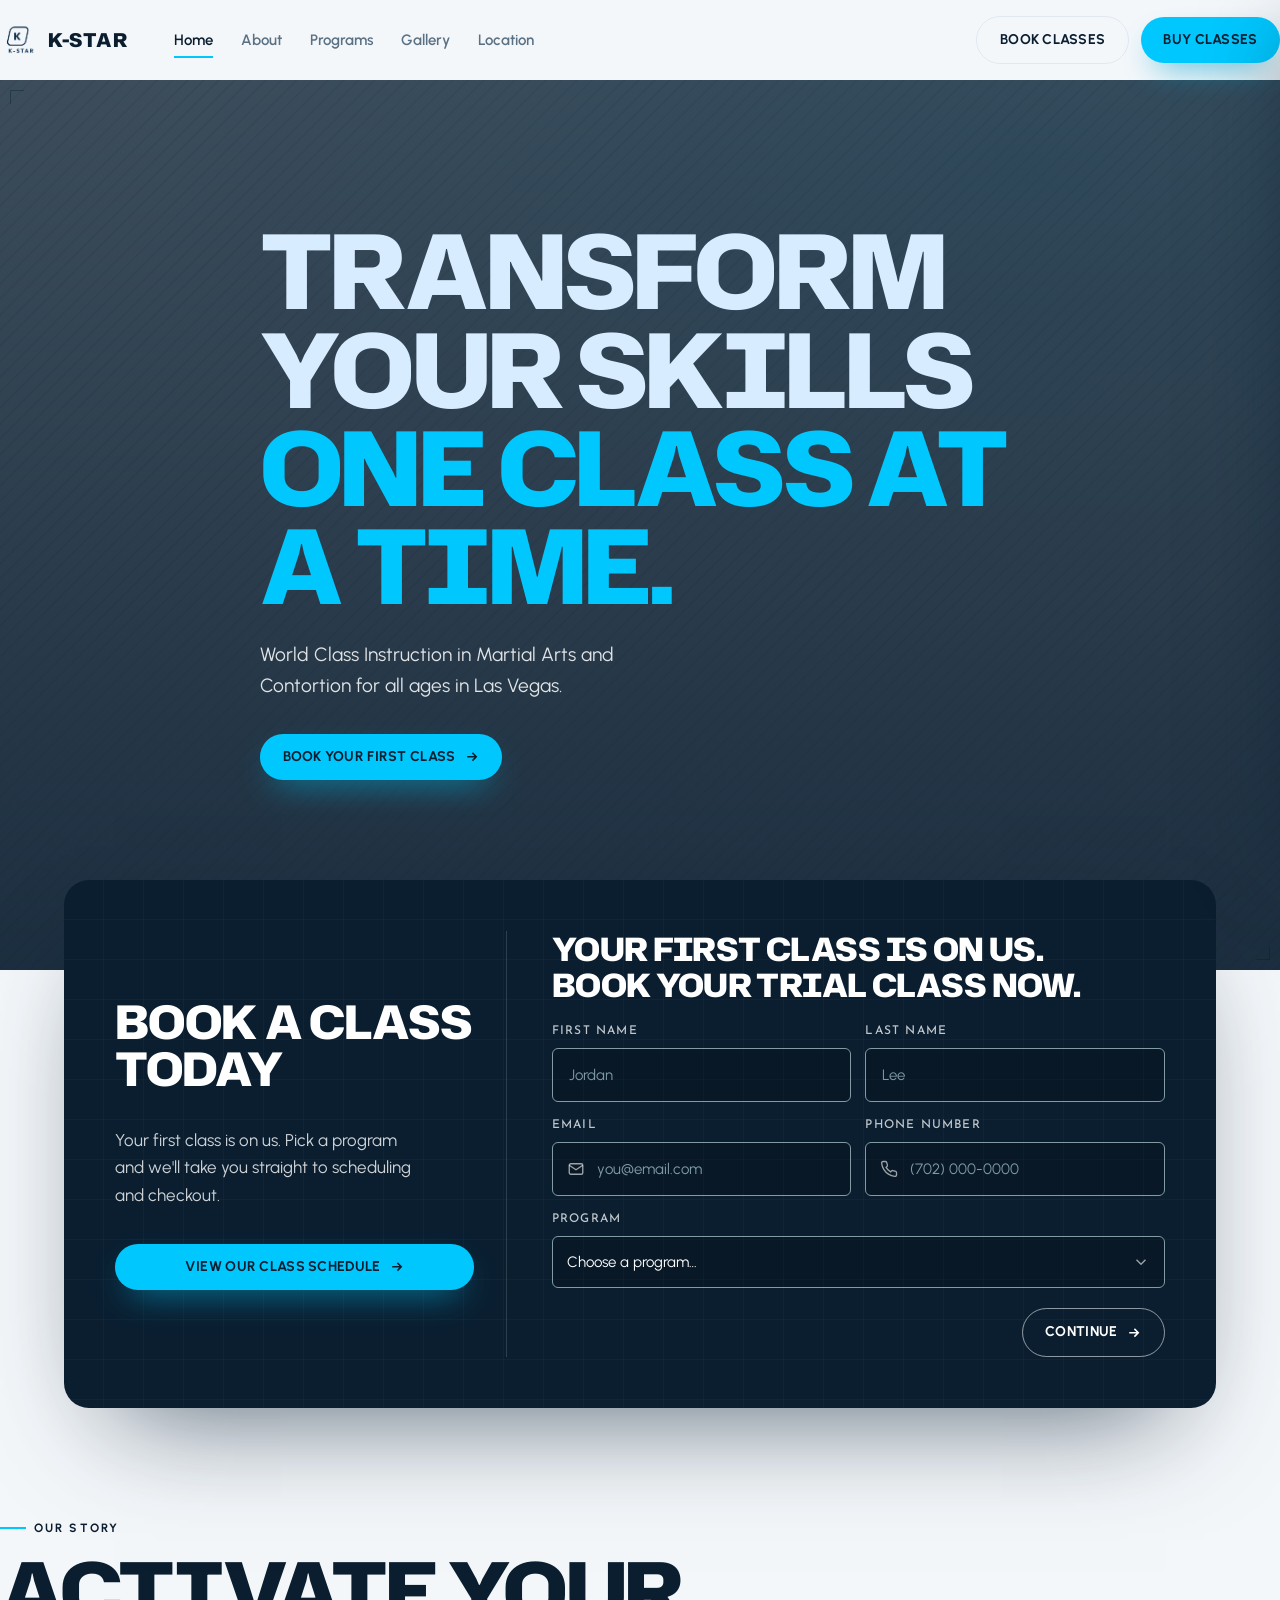
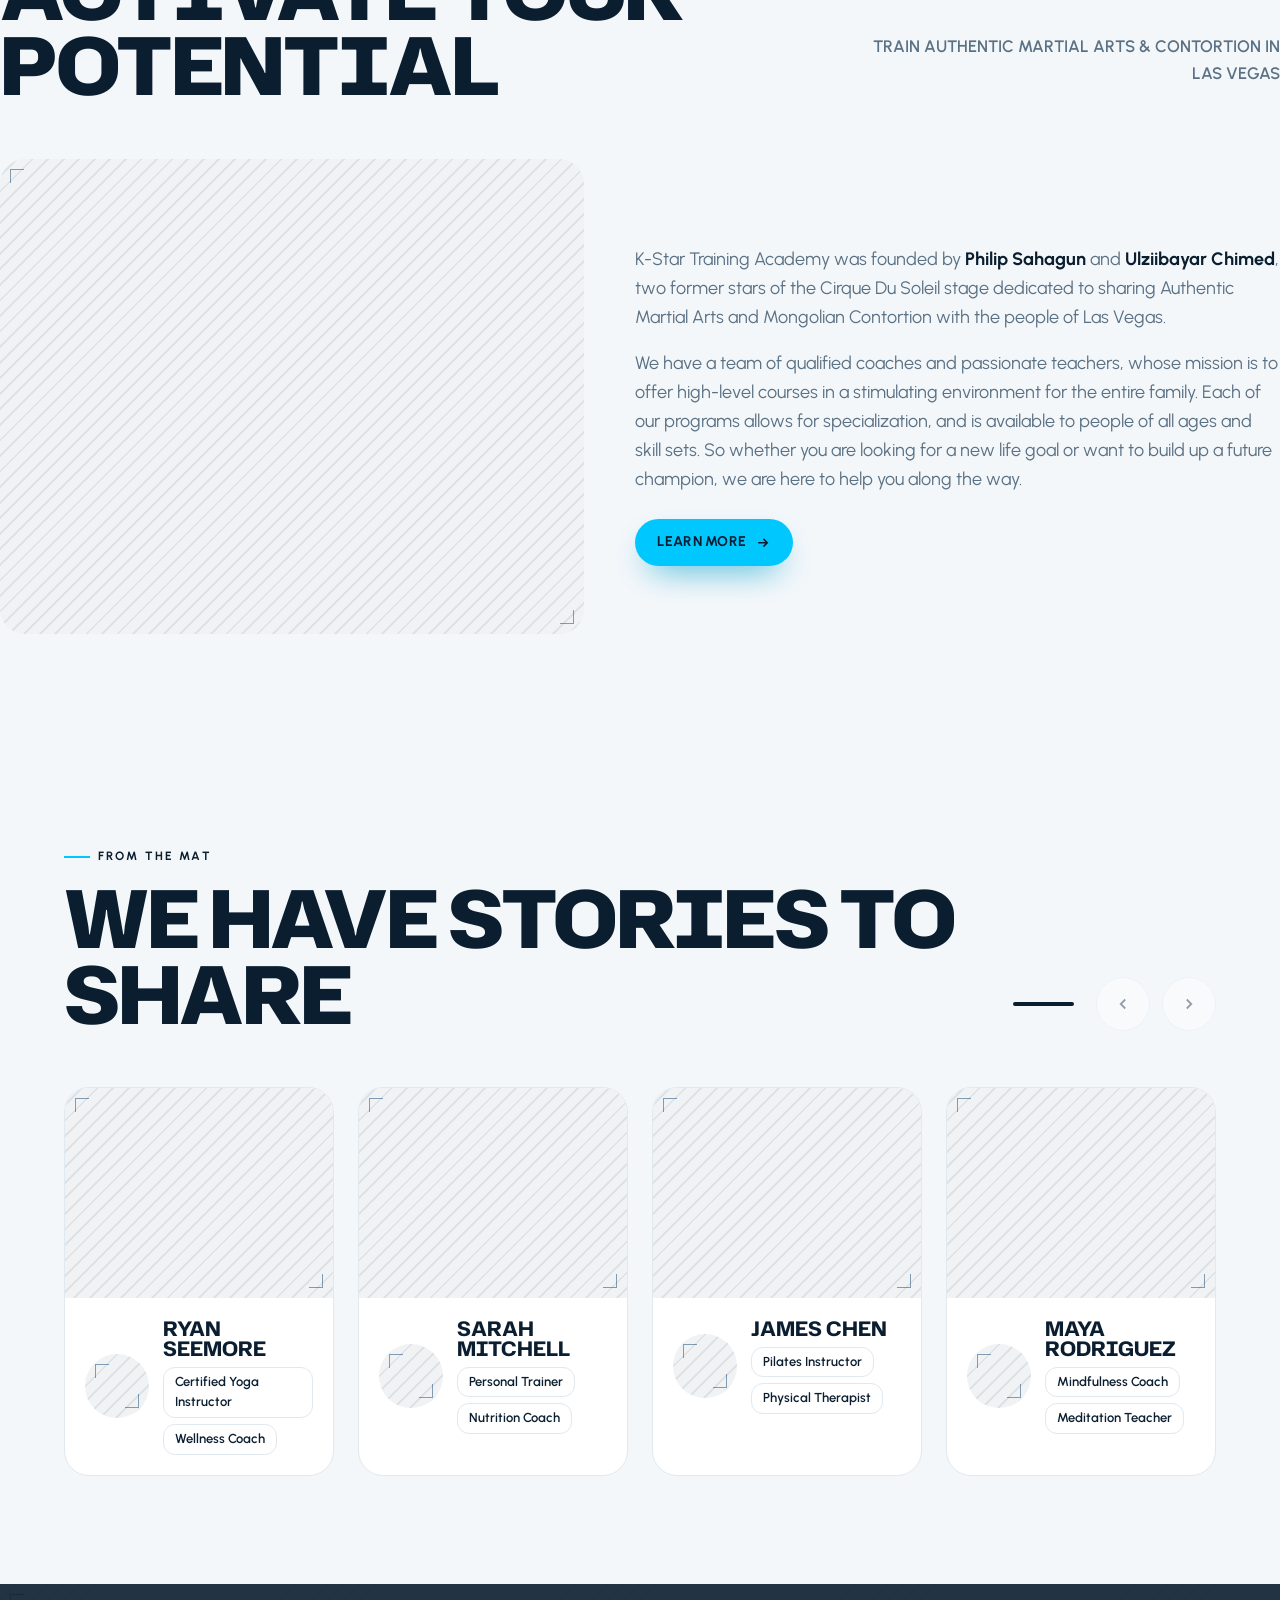
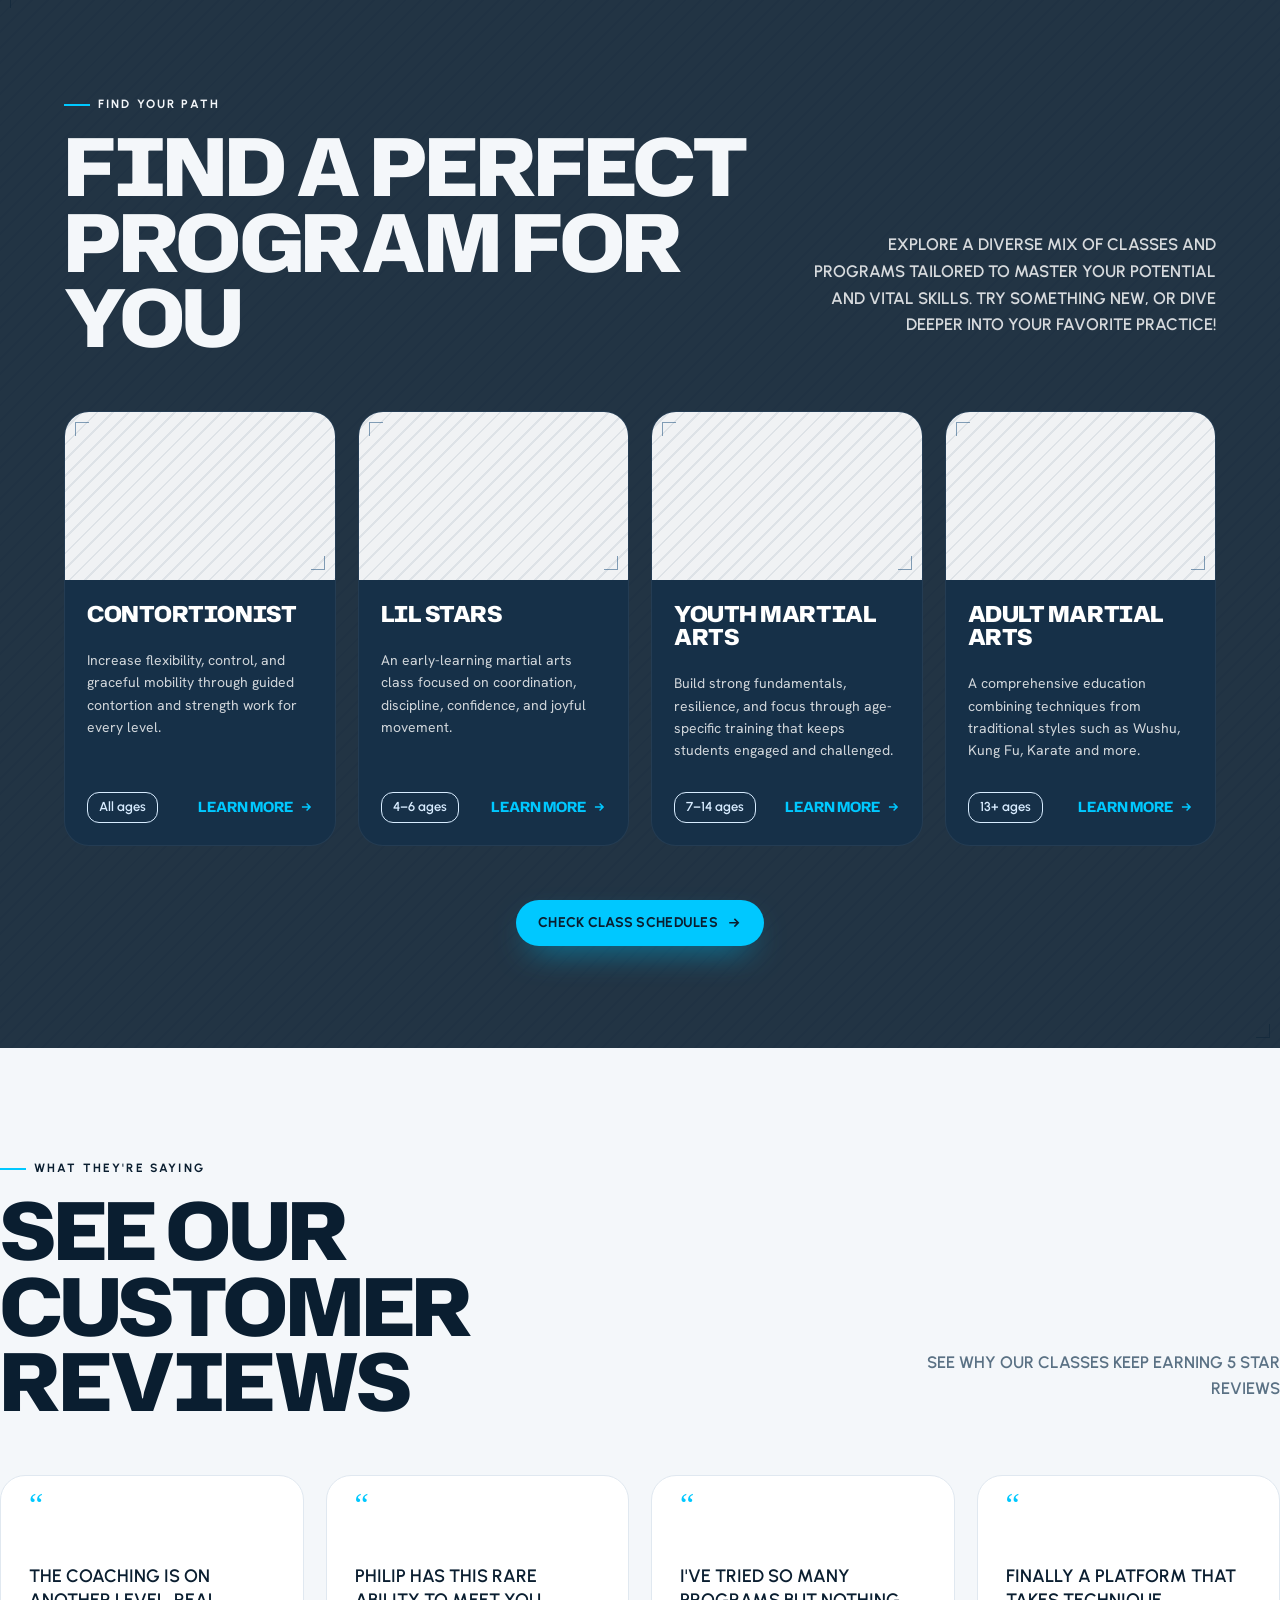
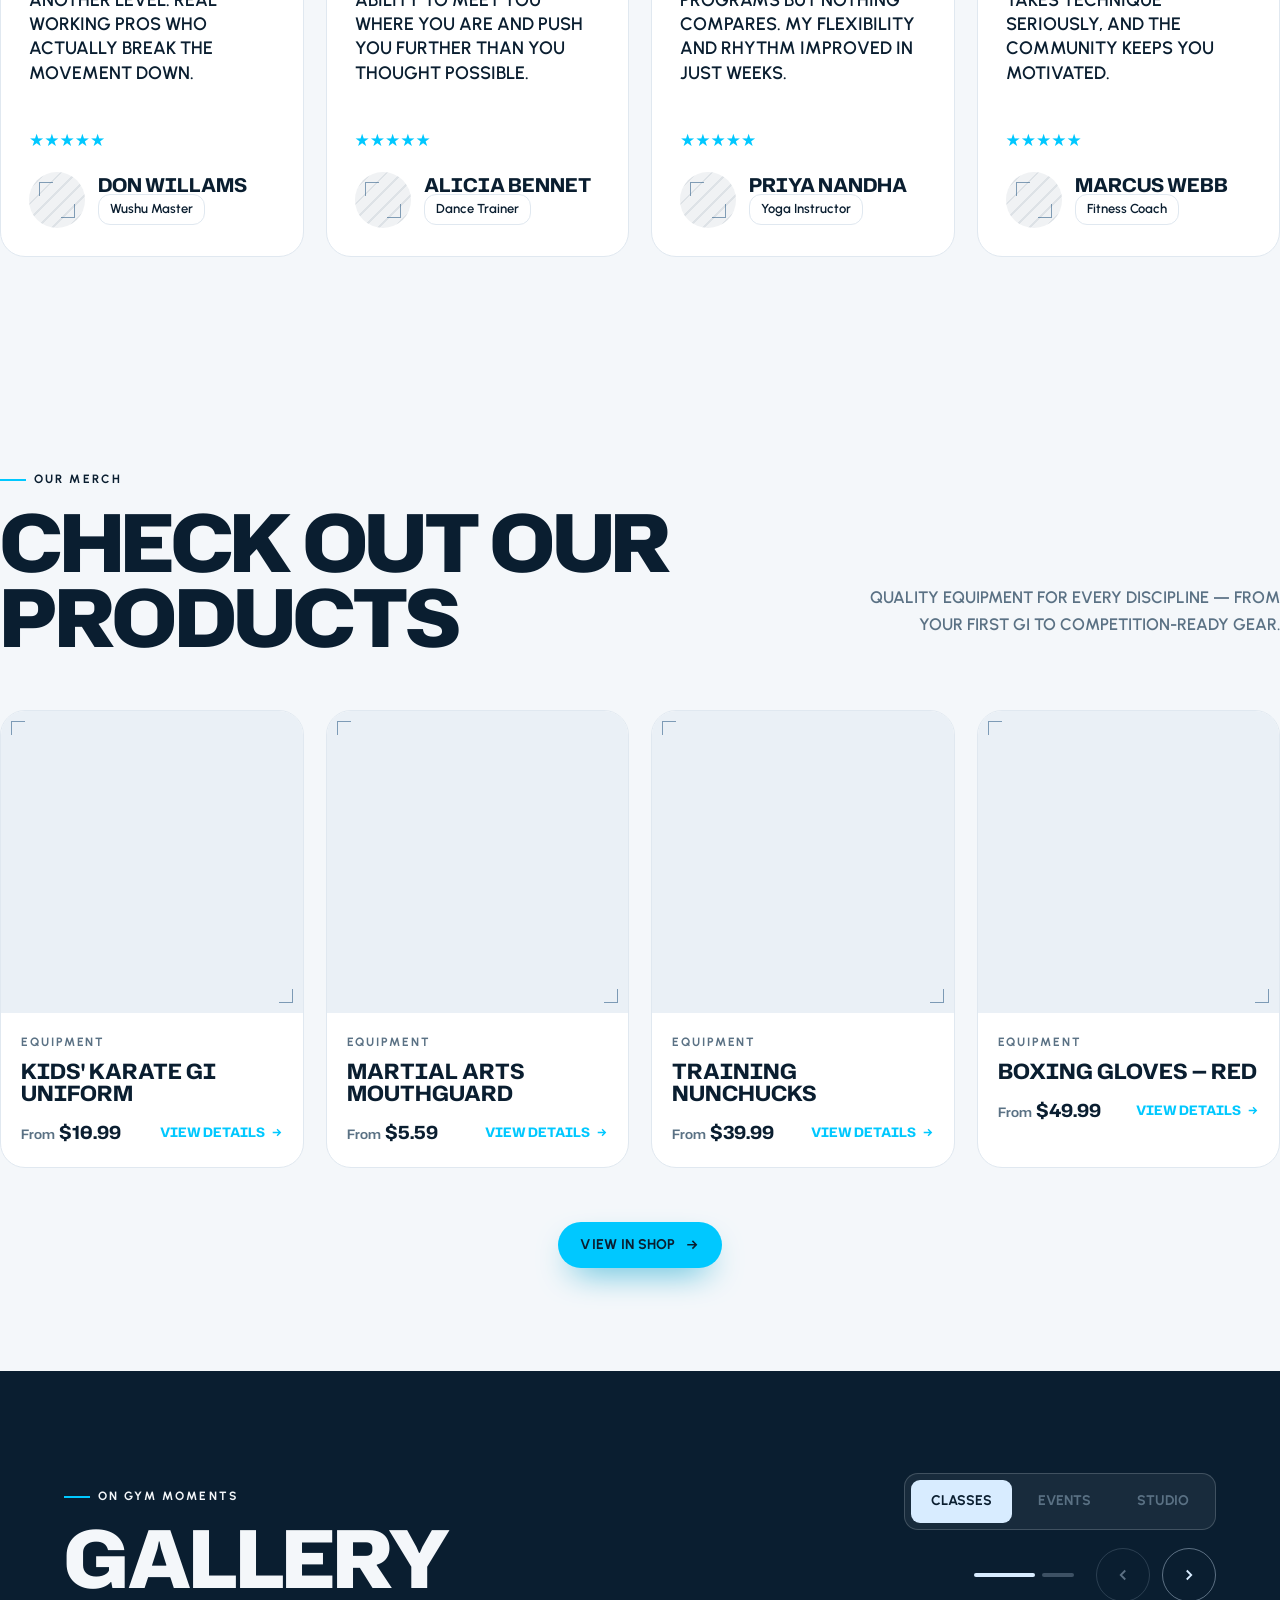
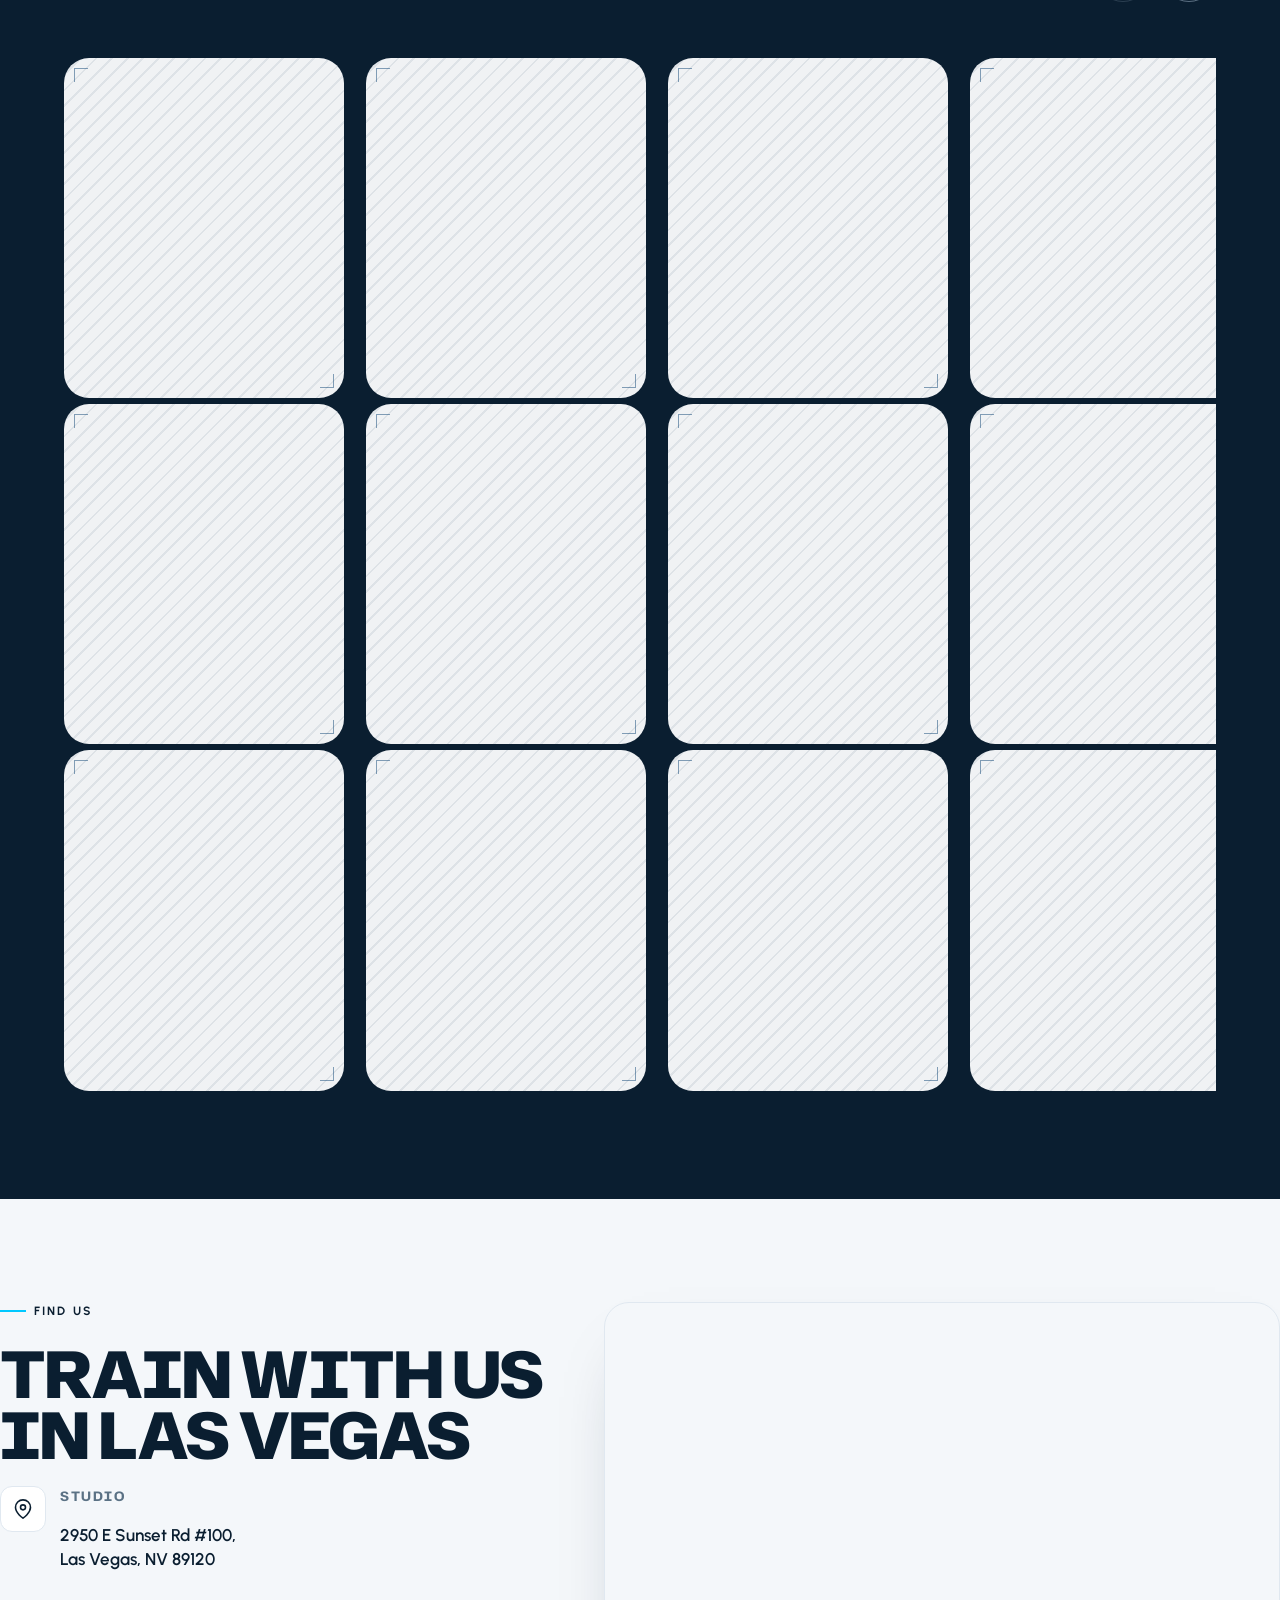
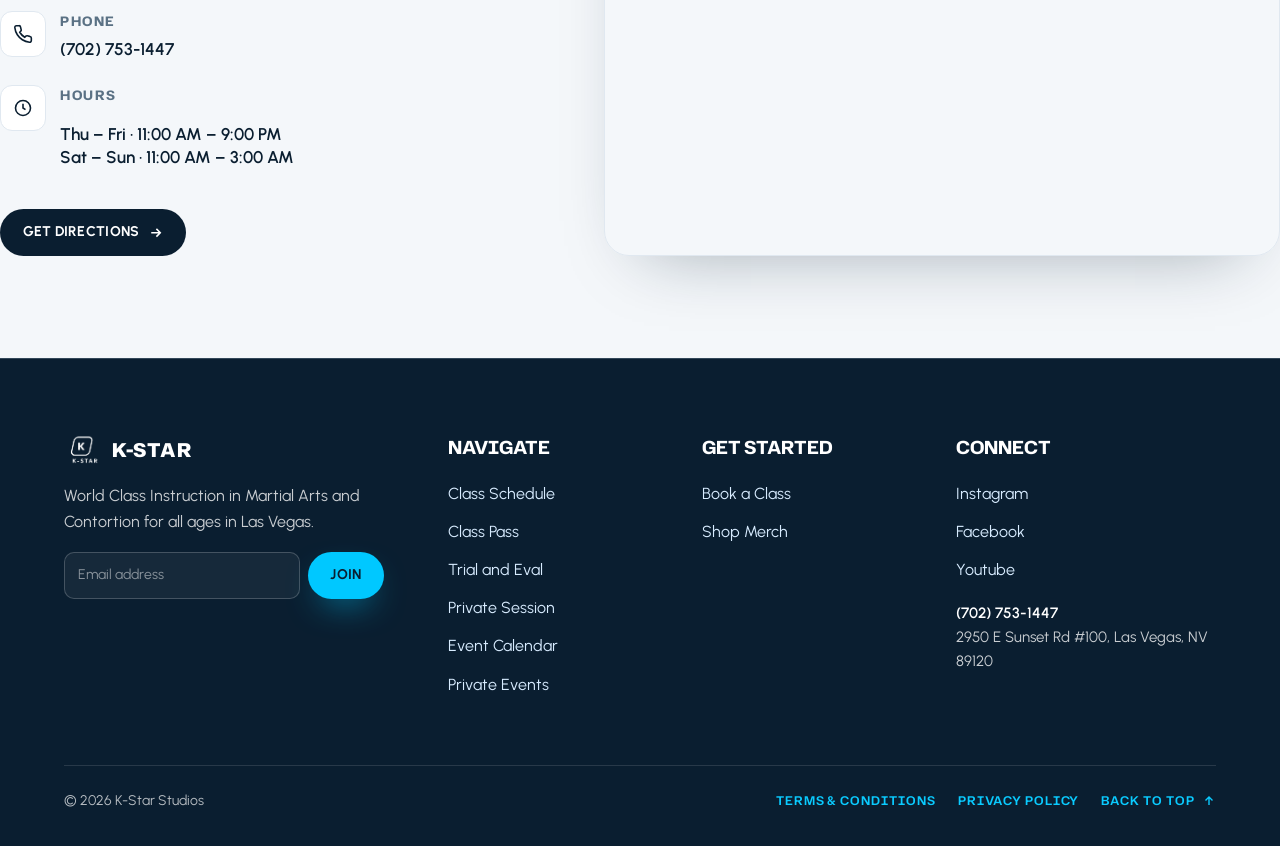
<file: index.html>
<!DOCTYPE html>
<html lang="en">
<head>
<meta charset="UTF-8">
<meta http-equiv="refresh" content="0;url=kstar/index.html">
<title>K-Star Training Academy</title>
</head>
<body>
<script>window.location.replace('kstar/index.html');</script>
<p>Redirecting to <a href="kstar/index.html">K-Star Training Academy</a>…</p>
</body>
</html>
</file>
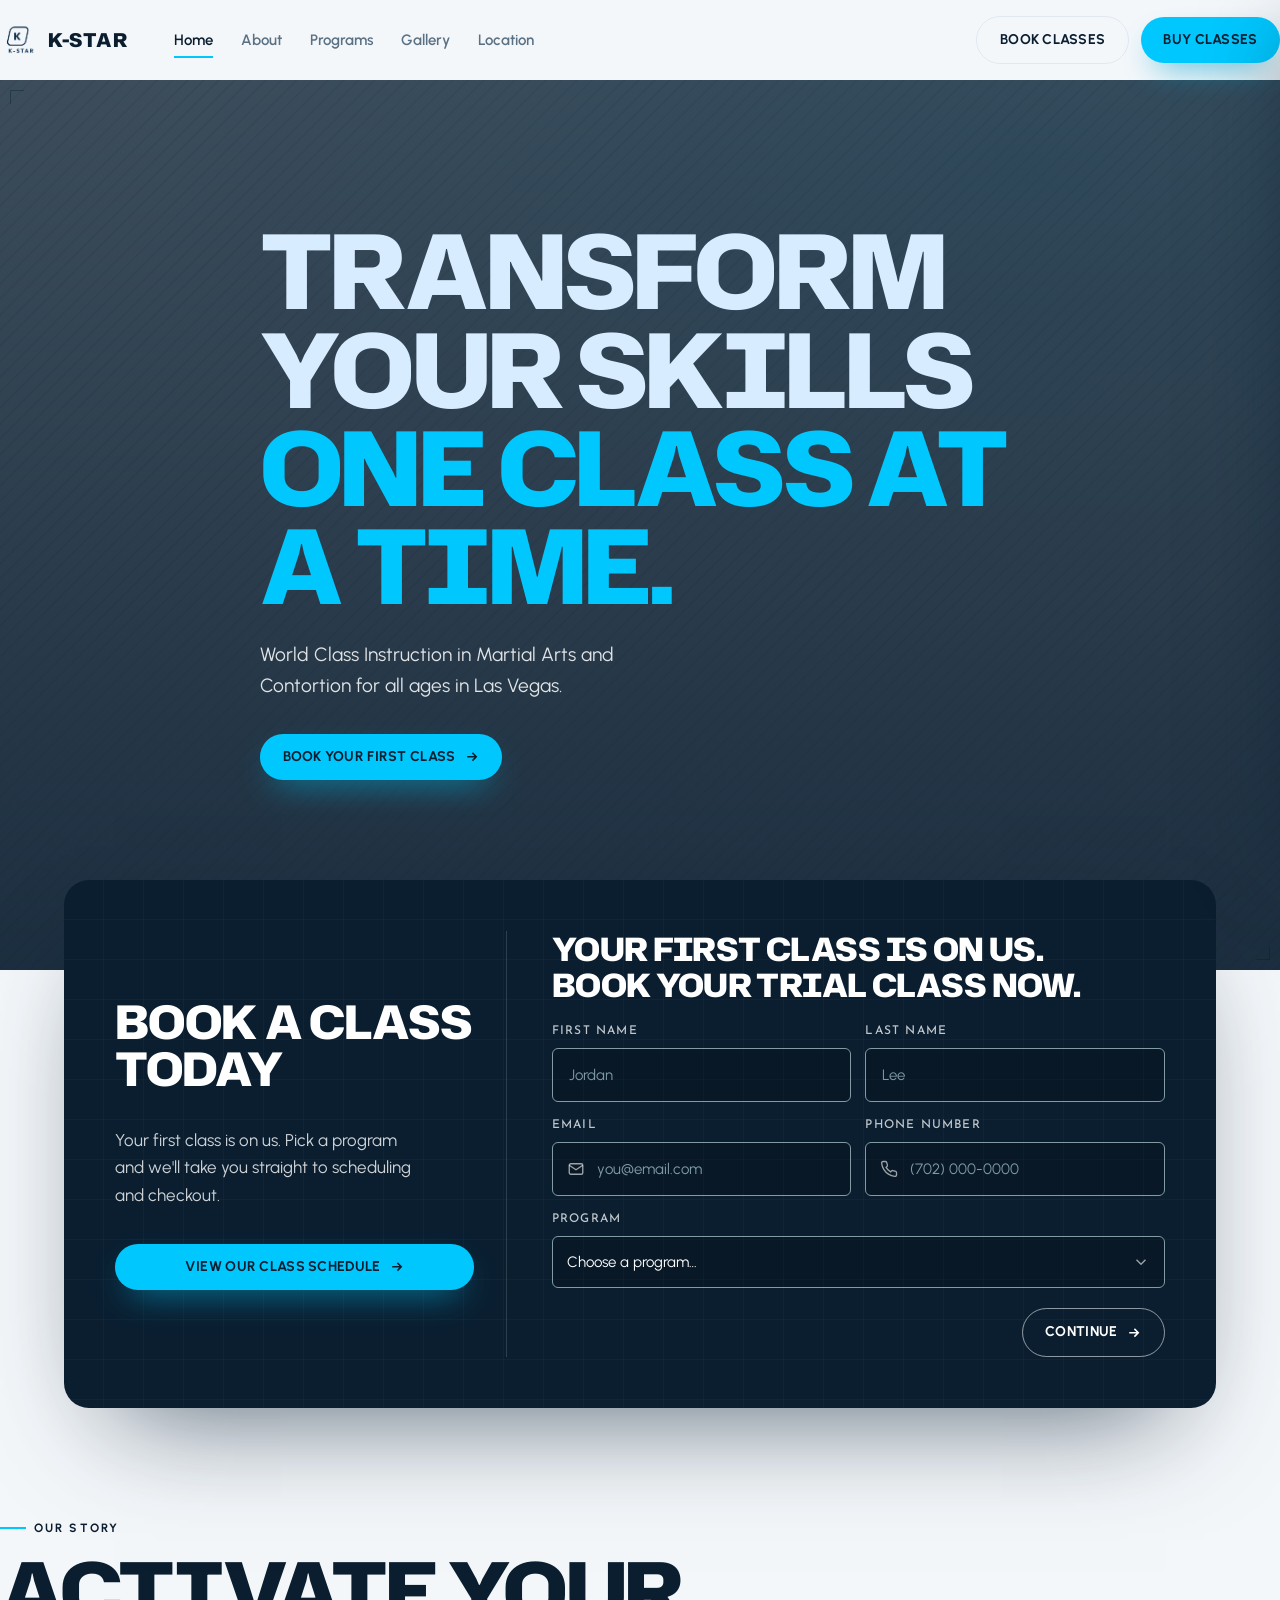
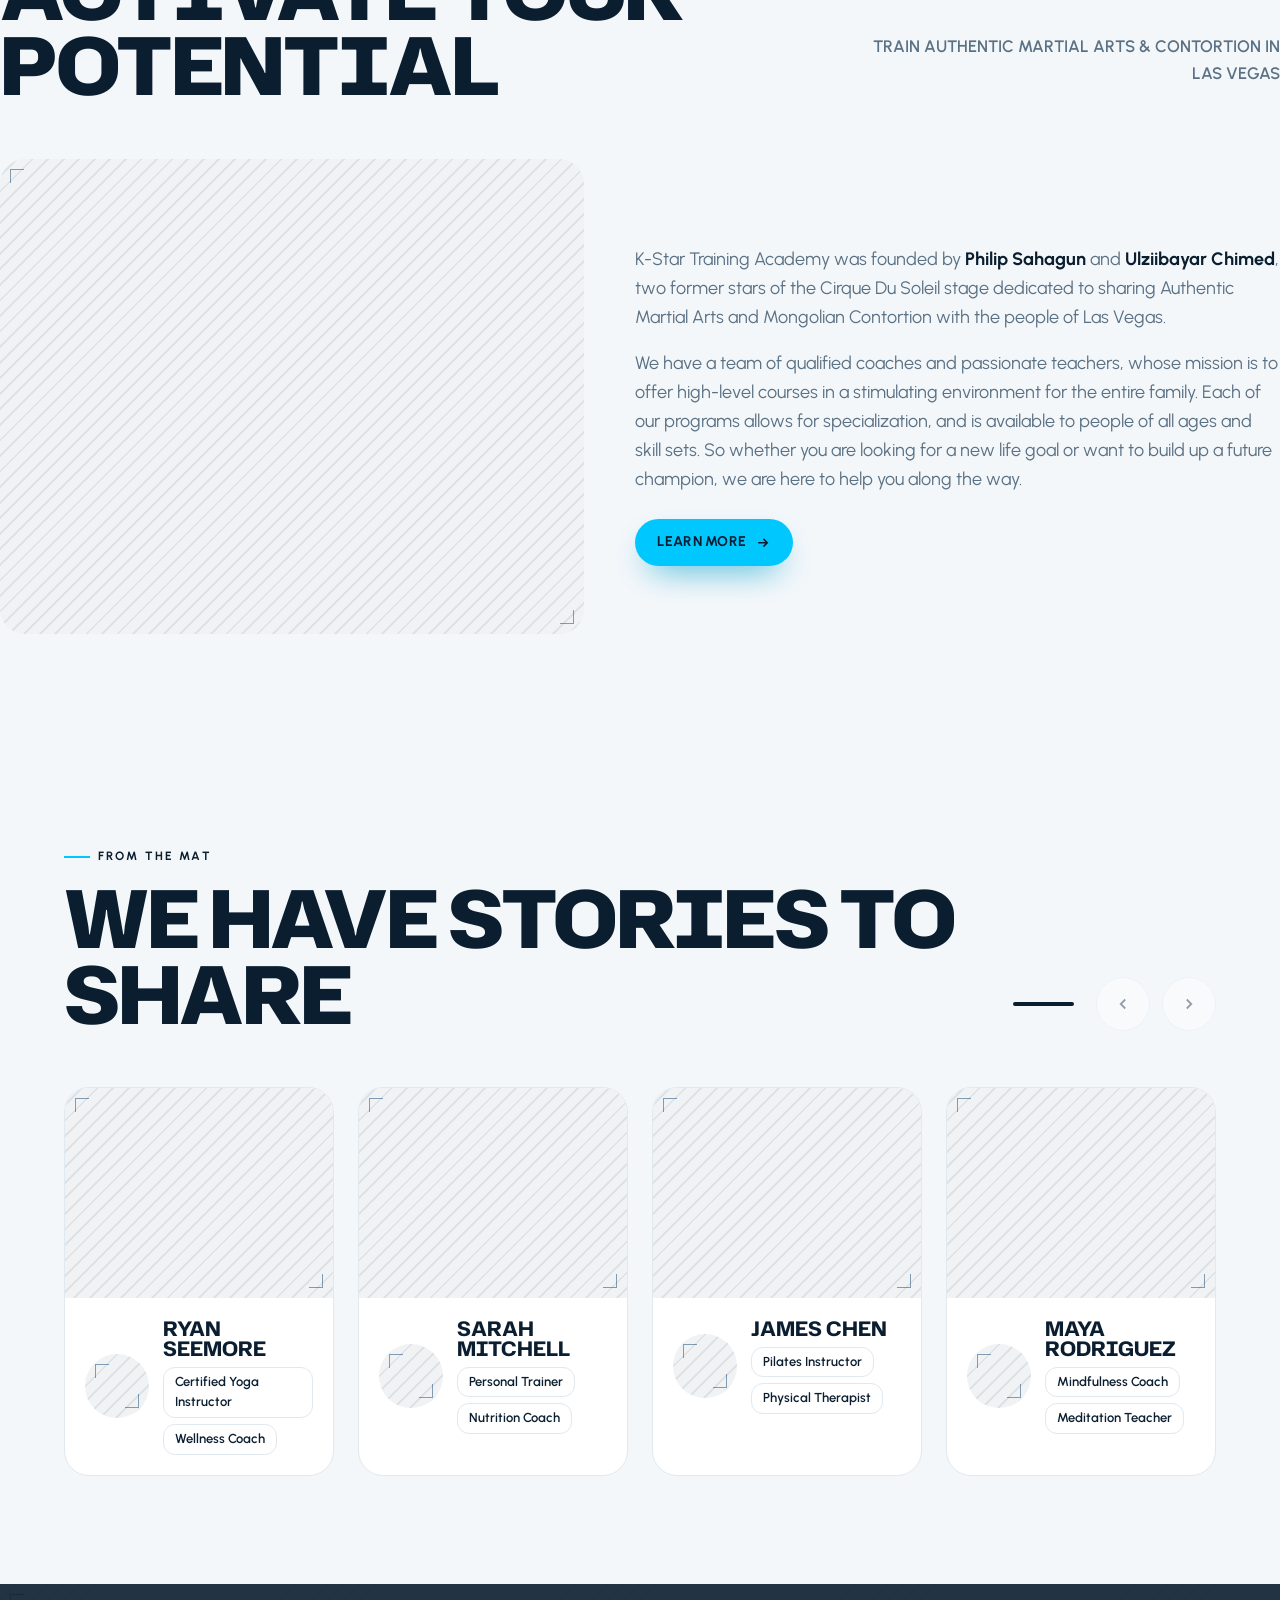
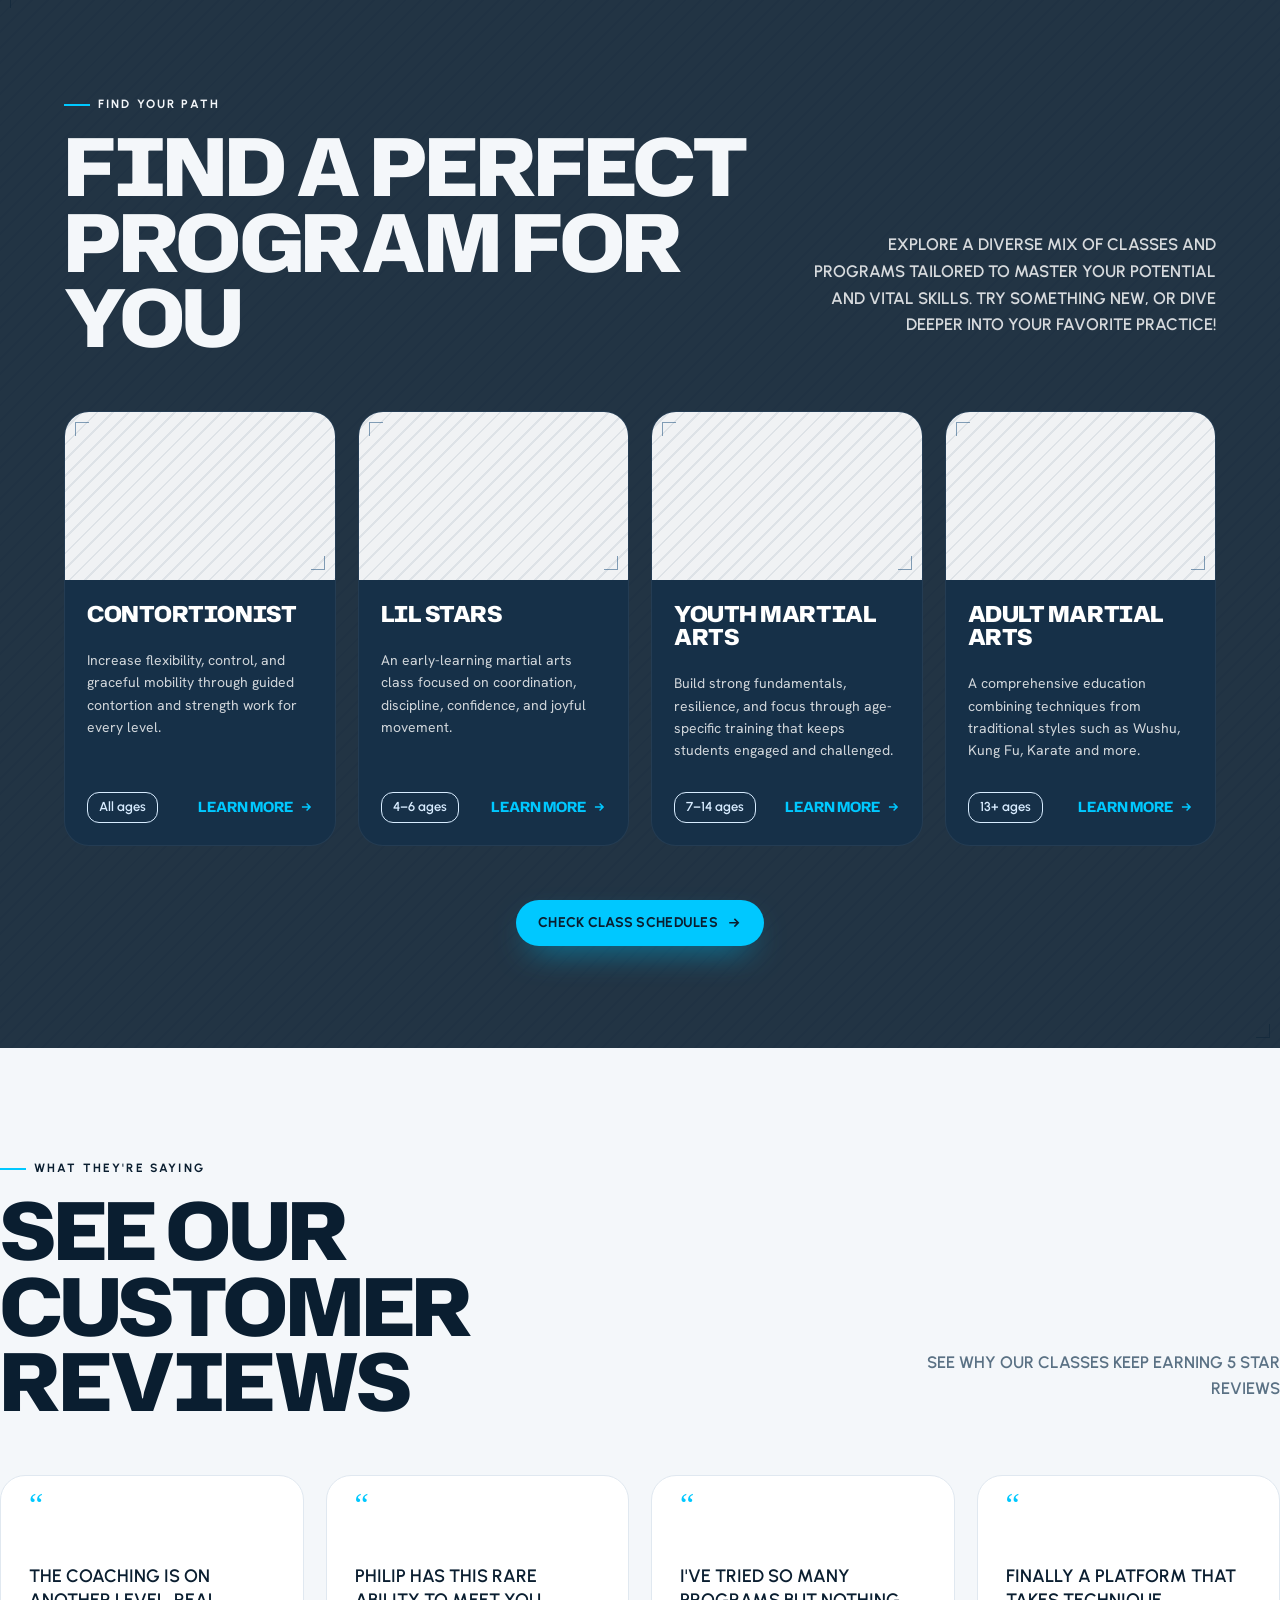
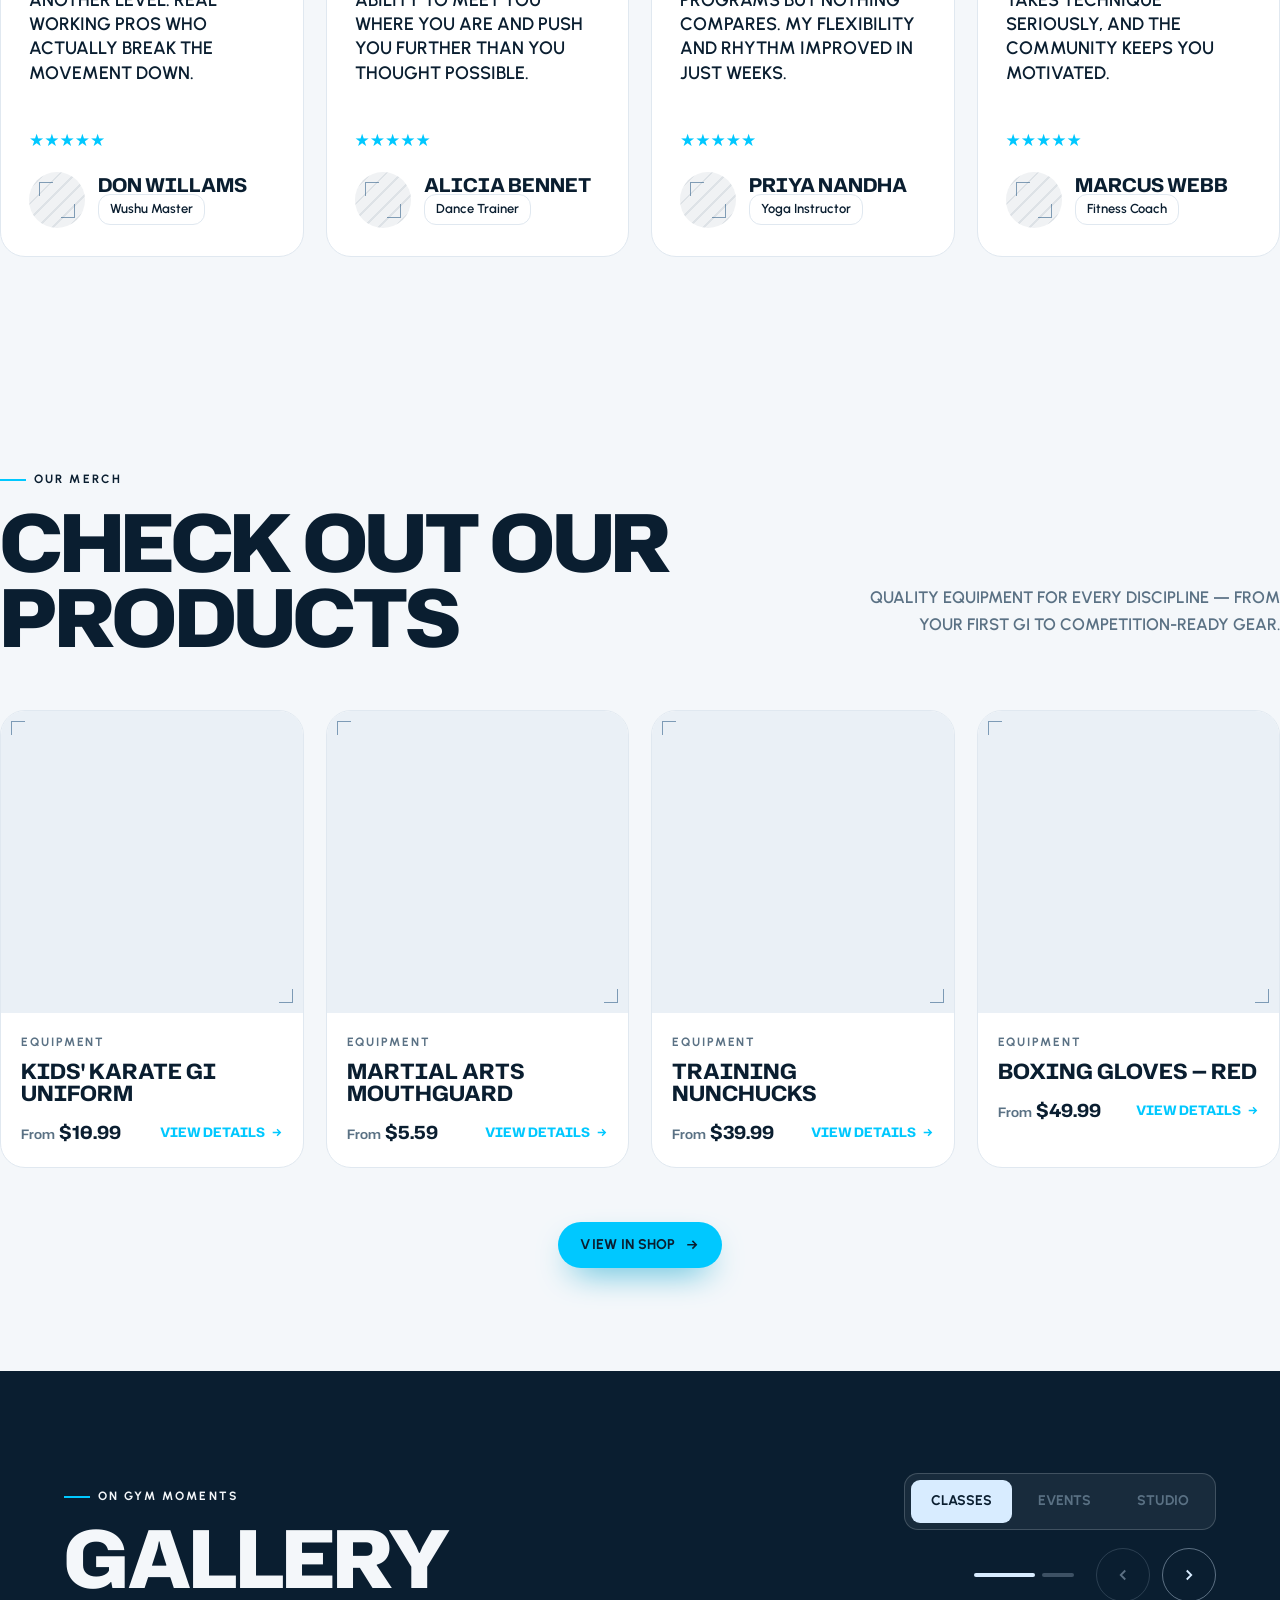
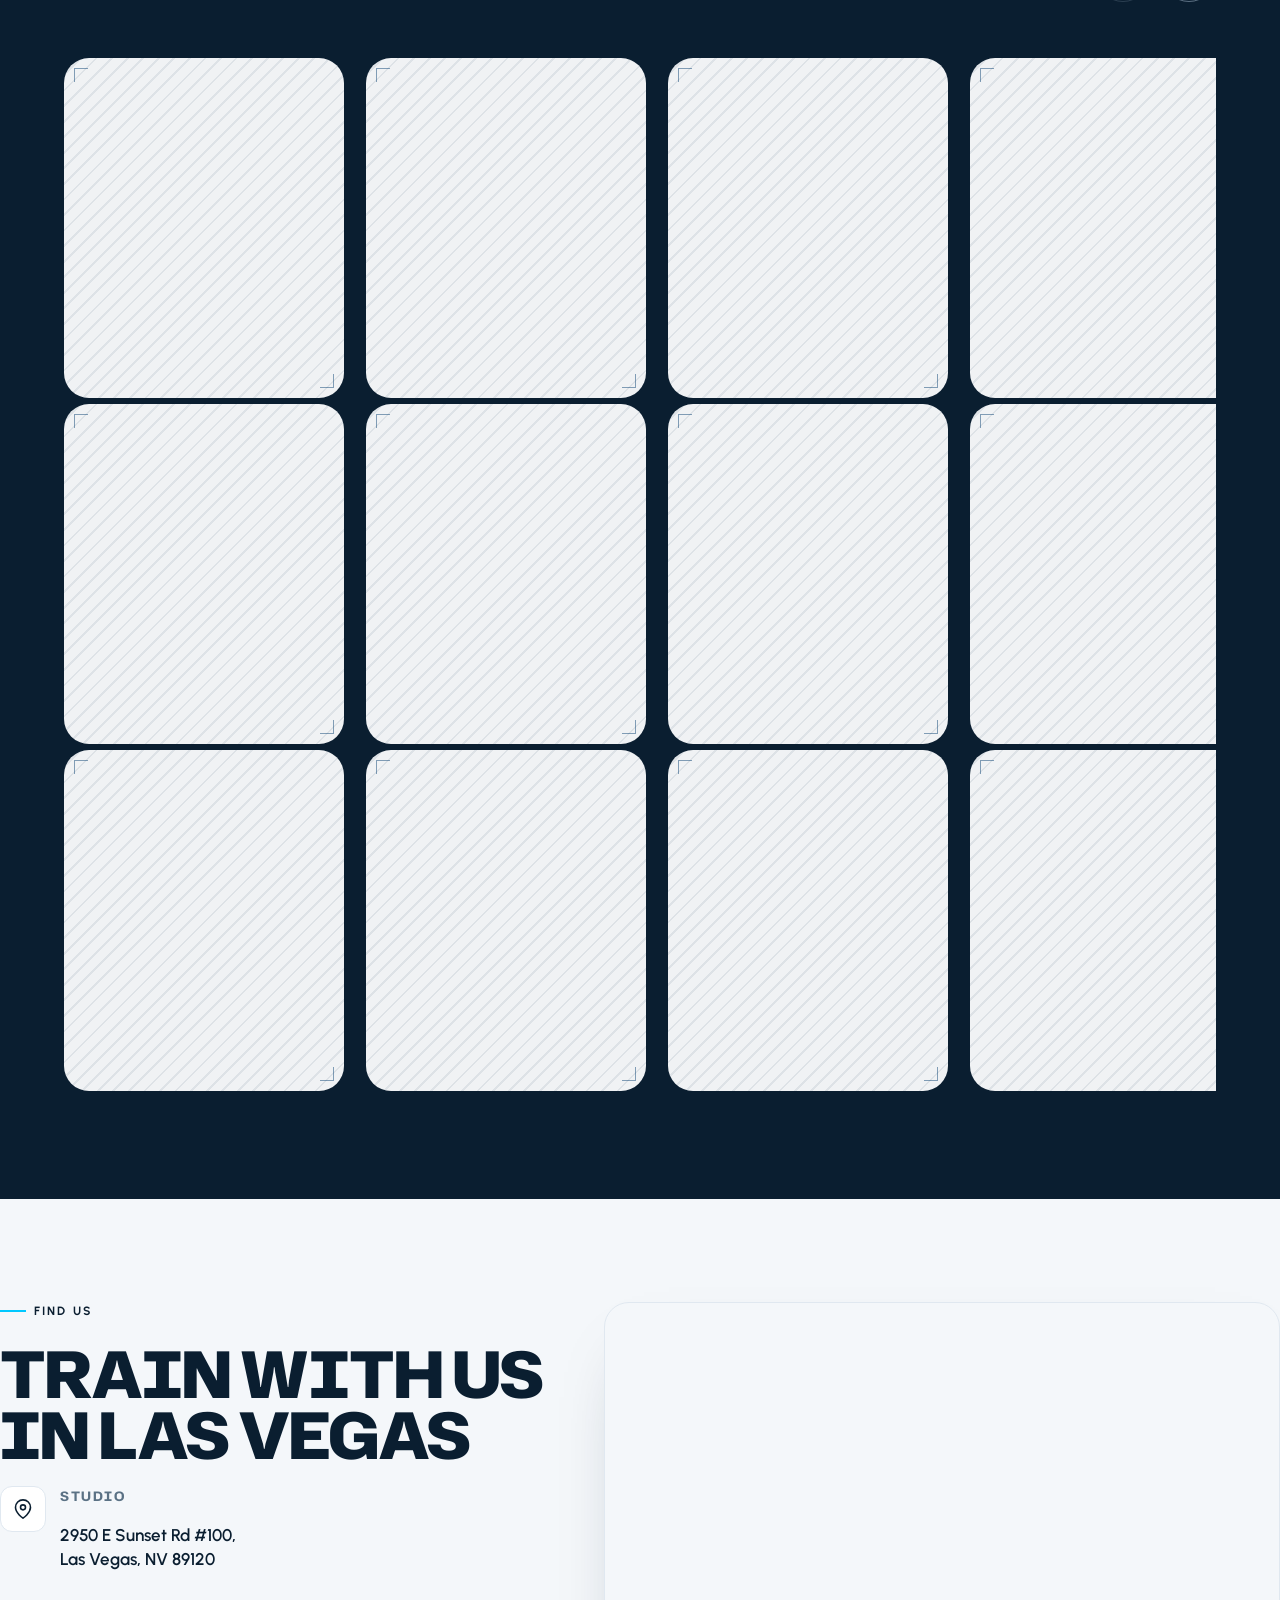
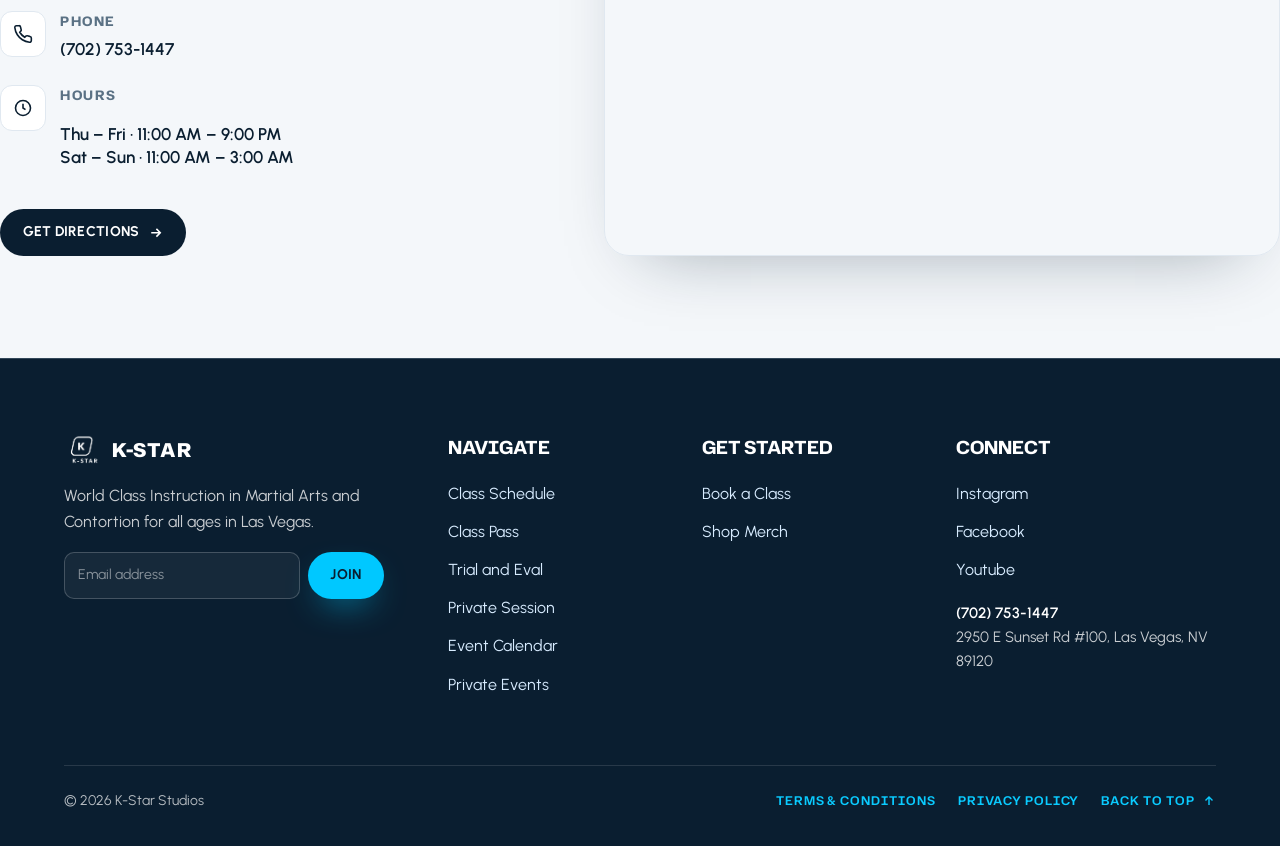
<file: kstar/index.html>
<!DOCTYPE html>
<html lang="en">
<head>
<meta charset="UTF-8">
<meta name="viewport" content="width=device-width, initial-scale=1.0">
<title>K-Star Training Academy — Martial Arts &amp; Contortion · Las Vegas</title>
<meta name="description" content="World class instruction in Martial Arts and Contortion for all ages in Las Vegas. Book your first free class with K-Star Training Academy.">
<link rel="preconnect" href="https://fonts.googleapis.com">
<link rel="preconnect" href="https://fonts.gstatic.com" crossorigin>
<link href="https://fonts.googleapis.com/css2?family=Hubot+Sans:ital,wght@0,400..900;1,400..900&family=Urbanist:wght@400;500;600;700;800&family=Hanken+Grotesk:wght@400;500;600;700&family=Josefin+Sans:wght@400;500;600&display=swap" rel="stylesheet">
<link rel="stylesheet" href="assets/tokens.css">
<link rel="stylesheet" href="assets/v2.css">
</head>
<body data-variation="momentum-v2">

<!-- ============ HEADER ============ -->
<header data-header>
  <div class="wrap nav">
    <a class="brand" href="#top"><img src="assets/logo-navy.png" alt="K-Star"><span>K-STAR</span></a>
    <nav class="nav__links">
      <a href="#top" class="is-active">Home</a>
      <a href="#about">About</a>
      <a href="#programs">Programs</a>
      <a href="#gallery">Gallery</a>
      <a href="#location">Location</a>
    </nav>
    <div class="nav__cta">
      <a class="btn btn--ghost" data-modal-open="book">Book Classes</a>
      <a class="btn btn--accent" href="#products">Buy Classes</a>
    </div>
    <button class="burger" data-menu-toggle aria-label="Open menu"><span></span><span></span><span></span></button>
  </div>
</header>

<!-- mobile menu -->
<div class="menu-scrim" data-menu-scrim></div>
<nav class="mobile-menu" data-mobile-menu>
  <a href="#top" data-menu-link>Home</a>
  <a href="#about" data-menu-link>About</a>
  <a href="#programs" data-menu-link>Programs</a>
  <a href="#stories" data-menu-link>Stories</a>
  <a href="#products" data-menu-link>Shop</a>
  <a href="#gallery" data-menu-link>Gallery</a>
  <a href="#location" data-menu-link>Location</a>
  <a class="btn btn--accent" data-modal-open="book" data-menu-link>Book your first class</a>
</nav>

<span id="top"></span>

<!-- ============ HERO ============ -->
<section class="hero" data-hero>
  <div class="hero__bg">
    <div class="ph" data-theme="strike" data-figma="https://www.figma.com/api/mcp/asset/312cca76-f0a6-49ff-9788-300ea0054f3a"></div>
  </div>
  <div class="wrap hero__inner">
    <h1 data-reveal>
      <span class="l1">Transform your skills</span>
      <span class="l2">one class at a time.</span>
    </h1>
    <p class="hero__sub" data-reveal data-reveal-delay="100">World Class Instruction in Martial Arts and Contortion for all ages in Las Vegas.</p>
    <div data-reveal data-reveal-delay="180">
      <a class="btn btn--accent" data-modal-open="book">Book Your First Class
        <svg class="ico" viewBox="0 0 24 24"><path d="M5 12h14M13 6l6 6-6 6"/></svg></a>
    </div>
  </div>
  <a class="hero__scroll" href="#book" aria-label="Scroll down">
    <span>Scroll</span>
    <svg viewBox="0 0 24 24" fill="none" stroke="currentColor" stroke-width="2"><path d="M12 5v14M6 13l6 6 6-6"/></svg>
  </a>
</section>

<!-- ============ BOOK A CLASS ============ -->
<section class="wrap book" id="book">
  <div class="book__card" data-reveal>
    <div class="book__left">
      <h2>Book a Class Today</h2>
      <p>Your first class is on us. Pick a program and we'll take you straight to scheduling and checkout.</p>
      <a class="btn btn--accent" href="#programs">View our class schedule
        <svg class="ico" viewBox="0 0 24 24"><path d="M5 12h14M13 6l6 6-6 6"/></svg></a>
    </div>
    <form class="book__form" data-book-form novalidate>
      <h3>Your first class is on us. Book your trial class&nbsp;NOW.</h3>
      <div data-form-fields>
        <div class="fgrid">
          <div class="field"><label>First Name</label>
            <div class="control"><input name="first" placeholder="Jordan" required></div></div>
          <div class="field"><label>Last Name</label>
            <div class="control"><input name="last" placeholder="Lee" required></div></div>
          <div class="field"><label>Email</label>
            <div class="control">
              <svg viewBox="0 0 24 24"><rect x="3" y="5" width="18" height="14" rx="2"/><path d="m3 7 9 6 9-6"/></svg>
              <input name="email" type="email" placeholder="you@email.com" required></div></div>
          <div class="field"><label>Phone Number</label>
            <div class="control">
              <svg viewBox="0 0 24 24"><path d="M22 16.9v3a2 2 0 0 1-2.2 2 19.8 19.8 0 0 1-8.6-3 19.5 19.5 0 0 1-6-6 19.8 19.8 0 0 1-3-8.6A2 2 0 0 1 4.1 2h3a2 2 0 0 1 2 1.7c.1 1 .4 1.9.7 2.8a2 2 0 0 1-.5 2.1L8.1 9.9a16 16 0 0 0 6 6l1.3-1.3a2 2 0 0 1 2.1-.4c.9.3 1.8.6 2.8.7a2 2 0 0 1 1.7 2Z"/></svg>
              <input name="phone" placeholder="(702) 000-0000"></div></div>
          <div class="field full"><label>Program</label>
            <div class="control">
              <select name="program" required>
                <option value="">Choose a program…</option>
                <option>Contortionist</option>
                <option>Lil Stars (4–6)</option>
                <option>Youth Martial Arts (7–14)</option>
                <option>Adult Martial Arts (13+)</option>
              </select>
              <svg viewBox="0 0 24 24"><path d="m6 9 6 6 6-6"/></svg>
            </div></div>
        </div>
        <div class="book__submit">
          <a class="btn btn--ghost-light" role="button" tabindex="0" data-book-submit>Continue
            <svg class="ico" viewBox="0 0 24 24"><path d="M5 12h14M13 6l6 6-6 6"/></svg></a>
        </div>
      </div>
      <div class="book__done" data-form-done hidden>
        <span class="tick"><svg viewBox="0 0 24 24"><path d="M5 13l4 4L19 7"/></svg></span>
        <div><b style="font-family:var(--font-display);font-size:20px">You're in!</b><br>
          <span style="color:rgba(255,255,255,.8)">We'll text you to lock in your trial time.</span></div>
      </div>
    </form>
  </div>
</section>

<!-- ============ ABOUT ============ -->
<section class="section wrap" id="about">
  <div class="shead">
    <div class="shead__h" data-reveal>
      <span class="eyebrow">Our story</span>
      <h2 style="margin-top:14px">Activate your potential</h2>
    </div>
    <p class="shead__sub" data-reveal data-reveal-delay="80">Train authentic Martial Arts &amp; Contortion in Las Vegas</p>
  </div>
  <div style="display:grid;grid-template-columns:.95fr 1.05fr;gap:clamp(28px,4vw,64px);align-items:center" class="about__grid">
    <div class="ph" data-theme="contortion" data-figma="https://www.figma.com/api/mcp/asset/bbb29a15-b749-4c2e-a8f5-081a634da9c9"
         style="aspect-ratio:683/556;border-radius:25px" data-reveal></div>
    <div data-reveal data-reveal-delay="120">
      <p style="color:var(--muted);font-size:18px;margin-bottom:18px">K-Star Training Academy was founded by <b style="color:var(--primary)">Philip Sahagun</b> and <b style="color:var(--primary)">Ulziibayar Chimed</b>, two former stars of the Cirque Du Soleil stage dedicated to sharing Authentic Martial Arts and Mongolian Contortion with the people of Las Vegas.</p>
      <p style="color:var(--muted);font-size:18px;margin-bottom:26px">We have a team of qualified coaches and passionate teachers, whose mission is to offer high-level courses in a stimulating environment for the entire family. Each of our programs allows for specialization, and is available to people of all ages and skill sets. So whether you are looking for a new life goal or want to build up a future champion, we are here to help you along the way.</p>
      <a class="btn btn--accent" href="#programs">Learn More
        <svg class="ico" viewBox="0 0 24 24"><path d="M5 12h14M13 6l6 6-6 6"/></svg></a>
    </div>
  </div>
</section>

<!-- ============ STORIES ============ -->
<section class="section stories" id="stories" data-story-carousel>
  <div class="wrap">
    <div class="shead">
      <div class="shead__h" data-reveal>
        <span class="eyebrow">From the mat</span>
        <h2 style="margin-top:14px">We have stories to share</h2>
      </div>
      <div class="cctrl" data-reveal data-reveal-delay="80">
        <div class="cprog" data-prog></div>
        <div class="carrows">
          <button class="carrow" data-prev aria-label="Previous"><svg viewBox="0 0 24 24"><path d="M15 6l-6 6 6 6"/></svg></button>
          <button class="carrow" data-next aria-label="Next"><svg viewBox="0 0 24 24"><path d="M9 6l6 6-6 6"/></svg></button>
        </div>
      </div>
    </div>
    <div class="track" data-track data-reveal>
      <article class="story">
        <div class="story__ph ph" data-theme="flex" data-figma="https://www.figma.com/api/mcp/asset/6f0cecdd-639b-4bb8-b8a8-5816ac33a212"></div>
        <div class="story__b">
          <div class="story__av ph" data-theme="face" data-figma="https://www.figma.com/api/mcp/asset/207ce6e0-1ad8-4a3f-8745-c48d8467b87b"></div>
          <div><div class="story__nm">Ryan Seemore</div>
            <div class="story__pills"><span class="pill">Certified Yoga Instructor</span><span class="pill">Wellness Coach</span></div></div>
        </div>
      </article>
      <article class="story">
        <div class="story__ph ph" data-theme="gym" data-figma="https://www.figma.com/api/mcp/asset/ab09e618-803d-495f-9c83-480e9af39b9c"></div>
        <div class="story__b">
          <div class="story__av ph" data-theme="face" data-figma="https://www.figma.com/api/mcp/asset/bceb08ac-127e-485b-b1f9-9f67db2f6fc7"></div>
          <div><div class="story__nm">Sarah Mitchell</div>
            <div class="story__pills"><span class="pill">Personal Trainer</span><span class="pill">Nutrition Coach</span></div></div>
        </div>
      </article>
      <article class="story">
        <div class="story__ph ph" data-theme="flex" data-figma="https://www.figma.com/api/mcp/asset/62091227-375e-47ba-9044-cffc104b7355"></div>
        <div class="story__b">
          <div class="story__av ph" data-theme="face" data-figma="https://www.figma.com/api/mcp/asset/da4bfb8a-b21b-44c7-86cc-a732376ee9e8"></div>
          <div><div class="story__nm">James Chen</div>
            <div class="story__pills"><span class="pill">Pilates Instructor</span><span class="pill">Physical Therapist</span></div></div>
        </div>
      </article>
      <article class="story">
        <div class="story__ph ph" data-theme="strike" data-figma="https://www.figma.com/api/mcp/asset/707e6206-eee7-465d-b9c9-23cb9b0b1d7f"></div>
        <div class="story__b">
          <div class="story__av ph" data-theme="face" data-figma="https://www.figma.com/api/mcp/asset/420a42f3-4a9e-4cc0-8848-be9a250c093e"></div>
          <div><div class="story__nm">Maya Rodriguez</div>
            <div class="story__pills"><span class="pill">Mindfulness Coach</span><span class="pill">Meditation Teacher</span></div></div>
        </div>
      </article>
    </div>
  </div>
</section>

<!-- ============ PROGRAMS ============ -->
<section class="section programs is-light" id="programs">
  <div class="programs__bg ph" data-theme="strike" aria-hidden="true"
       style="position:absolute;inset:0;z-index:0;opacity:.10"></div>
  <div class="wrap">
    <div class="shead">
      <div class="shead__h" data-reveal>
        <span class="eyebrow is-light">Find your path</span>
        <h2 class="is-light" style="margin-top:14px">Find a perfect program for you</h2>
      </div>
      <p class="shead__sub" style="color:rgba(255,255,255,.82)" data-reveal data-reveal-delay="80">Explore a diverse mix of classes and programs tailored to master your potential and vital skills. Try something new, or dive deeper into your favorite practice!</p>
    </div>
    <div class="pgrid" data-reveal>
      <article class="pcard">
        <div class="pcard__ph ph" data-theme="flex" data-figma="https://www.figma.com/api/mcp/asset/5462e48c-8934-475f-bb9c-f5ec14b40bbe"></div>
        <div class="pcard__b">
          <h3>Contortionist</h3>
          <p class="pcard__desc">Increase flexibility, control, and graceful mobility through guided contortion and strength work for every level.</p>
          <div class="pcard__foot"><span class="pill pill--light">All ages</span>
            <a class="plink" data-modal-open="book">Learn More <svg viewBox="0 0 24 24"><path d="M5 12h14M13 6l6 6-6 6"/></svg></a></div>
        </div>
      </article>
      <article class="pcard">
        <div class="pcard__ph ph" data-theme="kids" data-figma="https://www.figma.com/api/mcp/asset/f63a503a-0f8d-410f-b8d6-0633fcb0a99d"></div>
        <div class="pcard__b">
          <h3>Lil Stars</h3>
          <p class="pcard__desc">An early-learning martial arts class focused on coordination, discipline, confidence, and joyful movement.</p>
          <div class="pcard__foot"><span class="pill pill--light">4–6 ages</span>
            <a class="plink" data-modal-open="book">Learn More <svg viewBox="0 0 24 24"><path d="M5 12h14M13 6l6 6-6 6"/></svg></a></div>
        </div>
      </article>
      <article class="pcard">
        <div class="pcard__ph ph" data-theme="youth" data-figma="https://www.figma.com/api/mcp/asset/21a4b9fe-ebee-4d07-a125-6f1510de40db"></div>
        <div class="pcard__b">
          <h3>Youth Martial Arts</h3>
          <p class="pcard__desc">Build strong fundamentals, resilience, and focus through age-specific training that keeps students engaged and challenged.</p>
          <div class="pcard__foot"><span class="pill pill--light">7–14 ages</span>
            <a class="plink" data-modal-open="book">Learn More <svg viewBox="0 0 24 24"><path d="M5 12h14M13 6l6 6-6 6"/></svg></a></div>
        </div>
      </article>
      <article class="pcard">
        <div class="pcard__ph ph" data-theme="strike" data-figma="https://www.figma.com/api/mcp/asset/dd672d8d-1b00-4701-92ab-f7a0ab30b26e"></div>
        <div class="pcard__b">
          <h3>Adult Martial Arts</h3>
          <p class="pcard__desc">A comprehensive education combining techniques from traditional styles such as Wushu, Kung Fu, Karate and more.</p>
          <div class="pcard__foot"><span class="pill pill--light">13+ ages</span>
            <a class="plink" data-modal-open="book">Learn More <svg viewBox="0 0 24 24"><path d="M5 12h14M13 6l6 6-6 6"/></svg></a></div>
        </div>
      </article>
    </div>
    <div class="programs__cta" data-reveal>
      <a class="btn btn--accent" data-modal-open="book">Check Class Schedules
        <svg class="ico" viewBox="0 0 24 24"><path d="M5 12h14M13 6l6 6-6 6"/></svg></a>
    </div>
  </div>
</section>

<!-- ============ REVIEWS ============ -->
<section class="section wrap" id="reviews">
  <div class="shead">
    <div class="shead__h" data-reveal>
      <span class="eyebrow">What they're saying</span>
      <h2 style="margin-top:14px">See our customer reviews</h2>
    </div>
    <p class="shead__sub" data-reveal data-reveal-delay="80">See why our classes keep earning 5 star reviews</p>
  </div>
  <div class="rgrid" data-reveal>
    <article class="rev">
      <div class="rev__quote">&ldquo;</div>
      <p class="rev__txt">The coaching is on another level. Real working pros who actually break the movement down.</p>
      <div class="stars">★★★★★</div>
      <div class="rev__by">
        <div class="rev__av ph" data-theme="face" data-figma="https://www.figma.com/api/mcp/asset/377581ae-1243-4755-a320-a5687d1ba05b"></div>
        <div><div class="rev__nm">Don Willams</div><span class="pill">Wushu Master</span></div>
      </div>
    </article>
    <article class="rev">
      <div class="rev__quote">&ldquo;</div>
      <p class="rev__txt">Philip has this rare ability to meet you where you are and push you further than you thought possible.</p>
      <div class="stars">★★★★★</div>
      <div class="rev__by">
        <div class="rev__av ph" data-theme="face" data-figma="https://www.figma.com/api/mcp/asset/a14fb0b4-75bf-4f2e-b11e-cd9054ebb793"></div>
        <div><div class="rev__nm">Alicia Bennet</div><span class="pill">Dance Trainer</span></div>
      </div>
    </article>
    <article class="rev">
      <div class="rev__quote">&ldquo;</div>
      <p class="rev__txt">I've tried so many programs but nothing compares. My flexibility and rhythm improved in just weeks.</p>
      <div class="stars">★★★★★</div>
      <div class="rev__by">
        <div class="rev__av ph" data-theme="face" data-figma="https://www.figma.com/api/mcp/asset/30cee9bb-4937-442e-95f1-b10b4b9edf89"></div>
        <div><div class="rev__nm">Priya Nandha</div><span class="pill">Yoga Instructor</span></div>
      </div>
    </article>
    <article class="rev">
      <div class="rev__quote">&ldquo;</div>
      <p class="rev__txt">Finally a platform that takes technique seriously, and the community keeps you motivated.</p>
      <div class="stars">★★★★★</div>
      <div class="rev__by">
        <div class="rev__av ph" data-theme="face" data-figma="https://www.figma.com/api/mcp/asset/7d37d354-4a41-45e2-8622-de747f366593"></div>
        <div><div class="rev__nm">Marcus Webb</div><span class="pill">Fitness Coach</span></div>
      </div>
    </article>
  </div>
</section>

<!-- ============ PRODUCTS ============ -->
<section class="section wrap" id="products">
  <div class="shead">
    <div class="shead__h" data-reveal>
      <span class="eyebrow">Our merch</span>
      <h2 style="margin-top:14px">Check out our products</h2>
    </div>
    <p class="shead__sub" data-reveal data-reveal-delay="80">Quality equipment for every discipline — from your first gi to competition-ready gear.</p>
  </div>
  <div class="prgrid" data-reveal>
    <article class="prod">
      <div class="prod__ph ph" data-theme="gear" data-figma="https://www.figma.com/api/mcp/asset/27c385e0-5ff9-4a86-86b9-077841f84bd1"></div>
      <div class="prod__b">
        <span class="prod__cat">Equipment</span>
        <div class="prod__nm">Kids' Karate Gi Uniform</div>
        <div class="prod__row"><span class="prod__price"><span>From</span>$10.99</span>
          <a class="prod__view" href="#">View Details <svg viewBox="0 0 24 24"><path d="M5 12h14M13 6l6 6-6 6"/></svg></a></div>
      </div>
    </article>
    <article class="prod">
      <div class="prod__ph ph" data-theme="gear" data-figma="https://www.figma.com/api/mcp/asset/eac5b6f3-0957-473e-a418-8252cd12ffaf"></div>
      <div class="prod__b">
        <span class="prod__cat">Equipment</span>
        <div class="prod__nm">Martial Arts Mouthguard</div>
        <div class="prod__row"><span class="prod__price"><span>From</span>$5.59</span>
          <a class="prod__view" href="#">View Details <svg viewBox="0 0 24 24"><path d="M5 12h14M13 6l6 6-6 6"/></svg></a></div>
      </div>
    </article>
    <article class="prod">
      <div class="prod__ph ph" data-theme="gear" data-figma="https://www.figma.com/api/mcp/asset/a2f6c7c2-2bfe-463e-9206-1453b25bab87"></div>
      <div class="prod__b">
        <span class="prod__cat">Equipment</span>
        <div class="prod__nm">Training Nunchucks</div>
        <div class="prod__row"><span class="prod__price"><span>From</span>$39.99</span>
          <a class="prod__view" href="#">View Details <svg viewBox="0 0 24 24"><path d="M5 12h14M13 6l6 6-6 6"/></svg></a></div>
      </div>
    </article>
    <article class="prod">
      <div class="prod__ph ph" data-theme="gear" data-figma="https://www.figma.com/api/mcp/asset/c202b38d-4c06-4cce-b165-0b597b81c89a"></div>
      <div class="prod__b">
        <span class="prod__cat">Equipment</span>
        <div class="prod__nm">Boxing Gloves — Red</div>
        <div class="prod__row"><span class="prod__price"><span>From</span>$49.99</span>
          <a class="prod__view" href="#">View Details <svg viewBox="0 0 24 24"><path d="M5 12h14M13 6l6 6-6 6"/></svg></a></div>
      </div>
    </article>
  </div>
  <div class="products__cta" data-reveal>
    <a class="btn btn--accent" href="#">View in Shop
      <svg class="ico" viewBox="0 0 24 24"><path d="M5 12h14M13 6l6 6-6 6"/></svg></a>
  </div>
</section>

<!-- ============ GALLERY ============ -->
<section class="section gallery is-light" id="gallery" data-gallery>
  <div class="wrap">
    <div class="shead">
      <div class="shead__h" data-reveal>
        <span class="eyebrow is-light">On gym moments</span>
        <h2 class="is-light" style="margin-top:14px">Gallery</h2>
      </div>
      <div data-reveal data-reveal-delay="80" style="display:flex;flex-direction:column;gap:18px;align-items:flex-end">
        <div class="gtabs" data-tabs data-tabs-target="#gal-host">
          <button data-tab="classes" class="is-active">Classes</button>
          <button data-tab="events">Events</button>
          <button data-tab="studio">Studio</button>
        </div>
        <div class="cctrl">
          <div class="cprog" data-gal-prog></div>
          <div class="carrows">
            <button class="carrow" data-gal-prev aria-label="Previous"><svg viewBox="0 0 24 24"><path d="M15 6l-6 6 6 6"/></svg></button>
            <button class="carrow" data-gal-next aria-label="Next"><svg viewBox="0 0 24 24"><path d="M9 6l6 6-6 6"/></svg></button>
          </div>
        </div>
      </div>
    </div>
    <div id="gal-host" data-reveal>
      <div class="gtrack" data-panel="classes" data-gal-track>
        <div class="gtile"><div class="ph" data-theme="strike" data-figma="https://www.figma.com/api/mcp/asset/1f66be35-c86f-4377-9b80-a3dd71dd0fc8"></div></div>
        <div class="gtile"><div class="ph" data-theme="flex" data-figma="https://www.figma.com/api/mcp/asset/b0161086-c081-4f1a-9b0c-050e77a5116e"></div></div>
        <div class="gtile"><div class="ph" data-theme="gym" data-figma="https://www.figma.com/api/mcp/asset/3c3a2276-44e0-48a6-bb44-078a9cb92c16"></div></div>
        <div class="gtile"><div class="ph" data-theme="kids" data-figma="https://www.figma.com/api/mcp/asset/c952a002-2185-4873-b433-eabbbec21da9"></div></div>
        <div class="gtile"><div class="ph" data-theme="strike" data-figma="https://www.figma.com/api/mcp/asset/5bed6f7d-1401-46a0-b3e1-86c756f61b71"></div></div>
      </div>
      <div class="gtrack" data-panel="events" data-gal-track hidden>
        <div class="gtile"><div class="ph" data-theme="strike"></div></div>
        <div class="gtile"><div class="ph" data-theme="youth"></div></div>
        <div class="gtile"><div class="ph" data-theme="gym"></div></div>
        <div class="gtile"><div class="ph" data-theme="flex"></div></div>
        <div class="gtile"><div class="ph" data-theme="kids"></div></div>
      </div>
      <div class="gtrack" data-panel="studio" data-gal-track hidden>
        <div class="gtile"><div class="ph" data-theme="gym"></div></div>
        <div class="gtile"><div class="ph" data-theme="gym"></div></div>
        <div class="gtile"><div class="ph" data-theme="strike"></div></div>
        <div class="gtile"><div class="ph" data-theme="flex"></div></div>
        <div class="gtile"><div class="ph" data-theme="youth"></div></div>
      </div>
    </div>
  </div>
</section>

<!-- ============ LOCATION / MAP ============ -->
<section class="section wrap" id="location">
  <div class="location__grid">
    <div class="location__info" data-reveal>
      <span class="eyebrow">Find us</span>
      <h2>Train with us in Las&nbsp;Vegas</h2>
      <div class="locrow">
        <span class="lic"><svg viewBox="0 0 24 24"><path d="M21 10c0 7-9 13-9 13s-9-6-9-13a9 9 0 0 1 18 0Z"/><circle cx="12" cy="10" r="3"/></svg></span>
        <div><h4>Studio</h4><p>2950 E Sunset Rd #100,<br>Las Vegas, NV 89120</p></div>
      </div>
      <div class="locrow">
        <span class="lic"><svg viewBox="0 0 24 24"><path d="M22 16.9v3a2 2 0 0 1-2.2 2 19.8 19.8 0 0 1-8.6-3 19.5 19.5 0 0 1-6-6 19.8 19.8 0 0 1-3-8.6A2 2 0 0 1 4.1 2h3a2 2 0 0 1 2 1.7c.1 1 .4 1.9.7 2.8a2 2 0 0 1-.5 2.1L8.1 9.9a16 16 0 0 0 6 6l1.3-1.3a2 2 0 0 1 2.1-.4c.9.3 1.8.6 2.8.7a2 2 0 0 1 1.7 2Z"/></svg></span>
        <div><h4>Phone</h4><a href="tel:+17027531447">(702) 753-1447</a></div>
      </div>
      <div class="locrow">
        <span class="lic"><svg viewBox="0 0 24 24"><circle cx="12" cy="12" r="9"/><path d="M12 7v5l3 2"/></svg></span>
        <div><h4>Hours</h4><p>Thu – Fri · 11:00 AM – 9:00 PM<br>Sat – Sun · 11:00 AM – 3:00 AM</p></div>
      </div>
      <div>
        <a class="btn btn--primary" href="https://www.google.com/maps/search/?api=1&query=2950+E+Sunset+Rd+%23100+Las+Vegas+NV+89120" target="_blank" rel="noopener">Get directions
          <svg class="ico" viewBox="0 0 24 24"><path d="M5 12h14M13 6l6 6-6 6"/></svg></a>
      </div>
    </div>
    <div class="location__map" data-reveal data-reveal-delay="120">
      <iframe title="K-Star Training Academy location map" loading="lazy" referrerpolicy="no-referrer-when-downgrade"
        src="https://www.openstreetmap.org/export/embed.html?bbox=-115.1257%2C36.0599%2C-115.0857%2C36.0799&amp;layer=mapnik&amp;marker=36.0699%2C-115.1057"></iframe>
    </div>
  </div>
</section>

<!-- ============ FOOTER ============ -->
<footer class="foot">
  <div class="wrap">
    <div class="foot__grid">
      <div class="foot__brand">
        <a class="brand" href="#top"><img src="assets/logo-white.png" alt="K-Star"><span>K-STAR</span></a>
        <p class="foot__tag">World Class Instruction in Martial Arts and Contortion for all ages in Las Vegas.</p>
        <form class="foot__news" data-mock-form>
          <div data-form-fields style="display:contents">
            <input type="email" placeholder="Email address" required>
            <button class="btn btn--accent" type="submit">Join</button>
          </div>
          <span data-form-done hidden style="color:var(--primary-light);font-weight:600">✓ Subscribed!</span>
        </form>
      </div>
      <div>
        <h4>Navigate</h4>
        <ul>
          <li><a href="#programs">Class Schedule</a></li>
          <li><a href="#products">Class Pass</a></li>
          <li><a data-modal-open="book">Trial and Eval</a></li>
          <li><a data-modal-open="book">Private Session</a></li>
          <li><a href="#stories">Event Calendar</a></li>
          <li><a href="#gallery">Private Events</a></li>
        </ul>
      </div>
      <div>
        <h4>Get Started</h4>
        <ul>
          <li><a data-modal-open="book">Book a Class</a></li>
          <li><a href="#products">Shop Merch</a></li>
        </ul>
      </div>
      <div>
        <h4>Connect</h4>
        <ul>
          <li><a href="#" target="_blank" rel="noopener">Instagram</a></li>
          <li><a href="#" target="_blank" rel="noopener">Facebook</a></li>
          <li><a href="#" target="_blank" rel="noopener">Youtube</a></li>
        </ul>
        <div style="margin-top:18px;color:rgba(255,255,255,.78);font-size:15px">
          <a href="tel:+17027531447" style="color:#fff;font-weight:600">(702) 753-1447</a><br>
          2950 E Sunset Rd #100, Las Vegas, NV 89120
        </div>
      </div>
    </div>
    <div class="foot__bottom">
      <span class="cc">© 2026 K-Star Studios</span>
      <div class="foot__legal">
        <a href="#">Terms &amp; Conditions</a>
        <a href="#">Privacy Policy</a>
        <a class="totop" href="#top">Back to top
          <svg viewBox="0 0 24 24"><path d="M12 19V5M6 11l6-6 6 6"/></svg></a>
      </div>
    </div>
  </div>
</footer>

<!-- ============ BOOKING MODAL ============ -->
<div class="kmodal" data-modal="book" aria-hidden="true">
  <div class="kmodal__scrim"></div>
  <div class="kmodal__card">
    <button data-modal-close aria-label="Close" style="position:absolute;top:16px;right:16px;width:34px;height:34px;border-radius:50%;background:var(--bg);display:grid;place-items:center">
      <svg viewBox="0 0 24 24" width="16" height="16" fill="none" stroke="currentColor" stroke-width="2.5"><path d="M6 6l12 12M18 6L6 18"/></svg></button>
    <span class="eyebrow">Book a class</span>
    <h2 style="font-size:28px;margin:12px 0 6px;text-transform:uppercase">Reserve your spot</h2>
    <p style="color:var(--muted);font-size:15px;margin-bottom:18px">Booking: <b data-book-target style="color:var(--primary)">your first class</b></p>
    <form class="book__form" data-mock-form style="color:var(--primary)">
      <div data-form-fields>
        <div class="fgrid" style="gap:12px">
          <div class="field"><label style="color:var(--muted)">First name</label>
            <div class="control" style="background:var(--bg);border-color:var(--line)"><input placeholder="Jordan" required style="color:var(--primary)"></div></div>
          <div class="field"><label style="color:var(--muted)">Last name</label>
            <div class="control" style="background:var(--bg);border-color:var(--line)"><input placeholder="Lee" required style="color:var(--primary)"></div></div>
          <div class="field full"><label style="color:var(--muted)">Email</label>
            <div class="control" style="background:var(--bg);border-color:var(--line)"><input type="email" placeholder="you@email.com" required style="color:var(--primary)"></div></div>
        </div>
        <button class="btn btn--accent" type="submit" style="width:100%;margin-top:16px">Confirm booking</button>
      </div>
      <div class="book__done" data-form-done hidden style="color:var(--primary)">
        <span class="tick"><svg viewBox="0 0 24 24"><path d="M5 13l4 4L19 7"/></svg></span>
        <div><b style="font-family:var(--font-display);font-size:18px">See you on the mat!</b><br>
          <span style="color:var(--muted)">Check your email for confirmation.</span></div>
      </div>
    </form>
  </div>
</div>

<script src="assets/interactions.js"></script>
<script src="assets/v2.js"></script>
<script src="assets/photos-v2.js"></script>
</body>
</html>
</file>
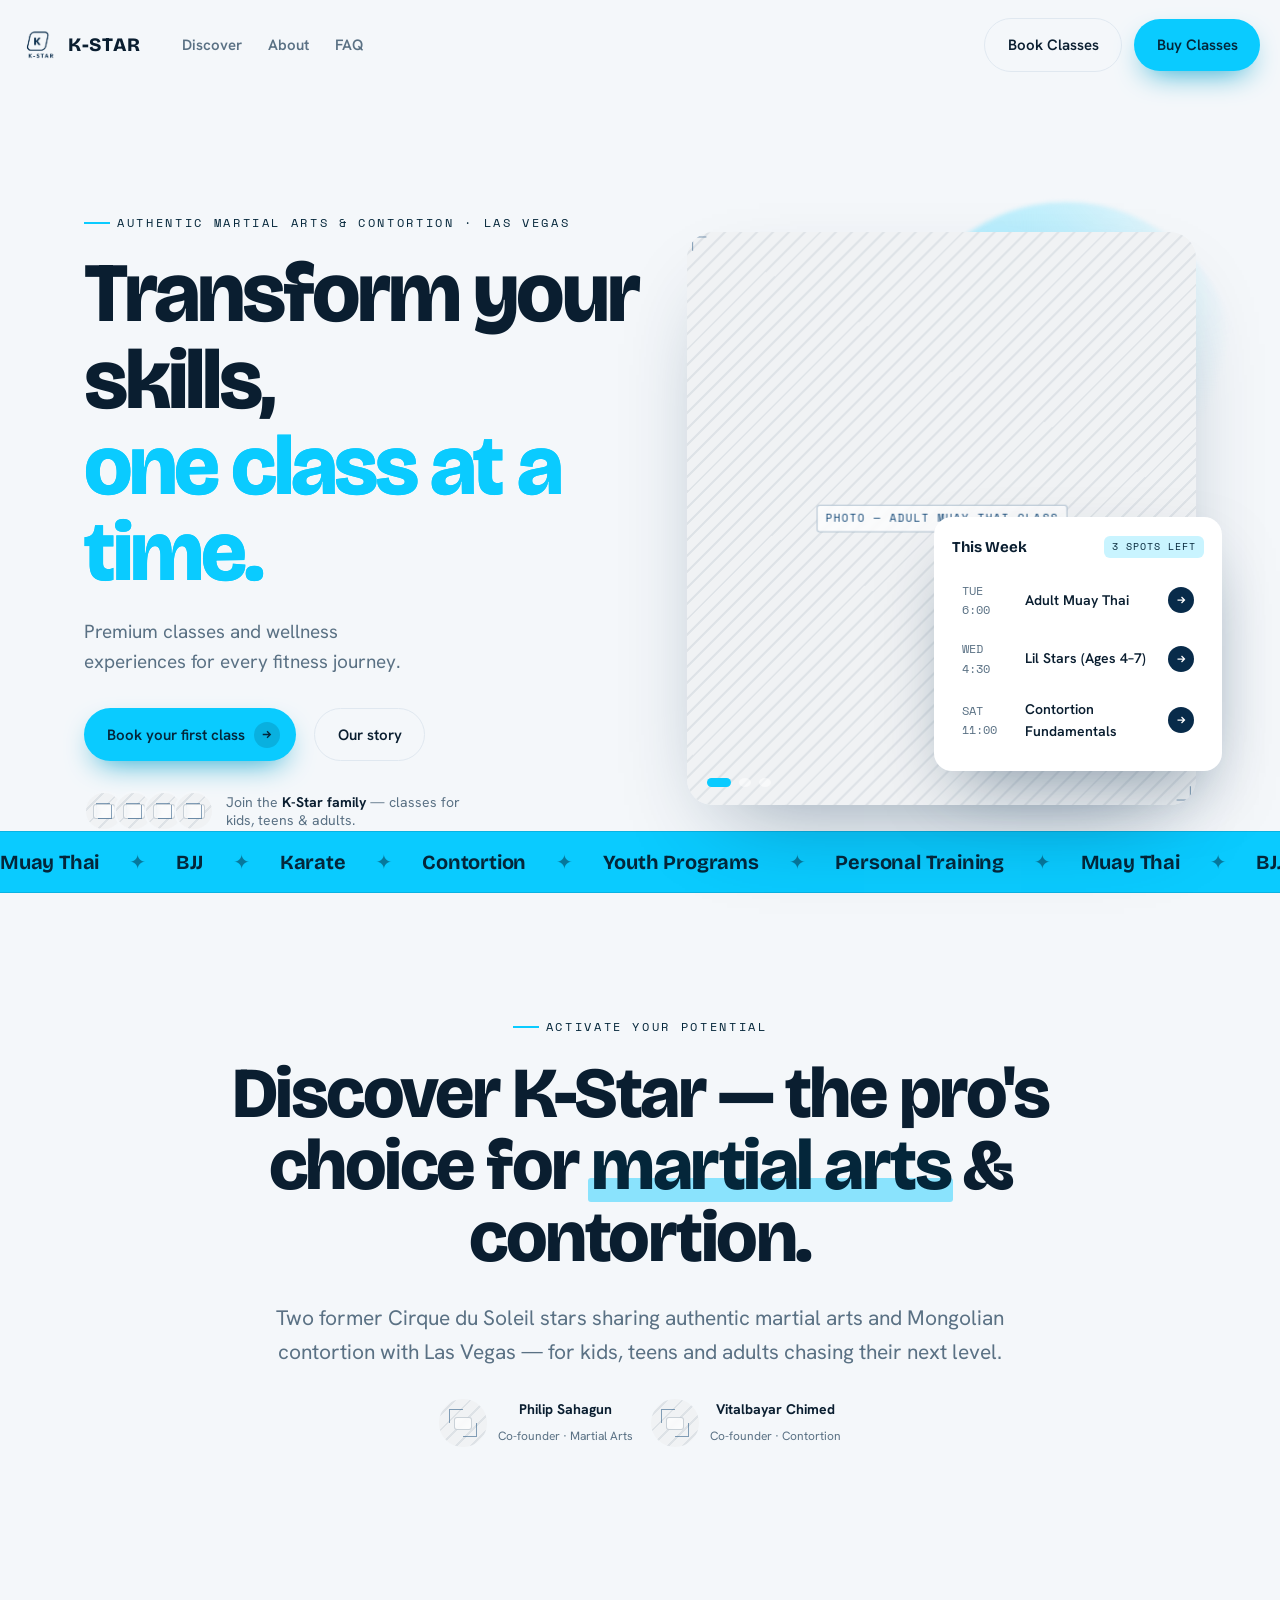
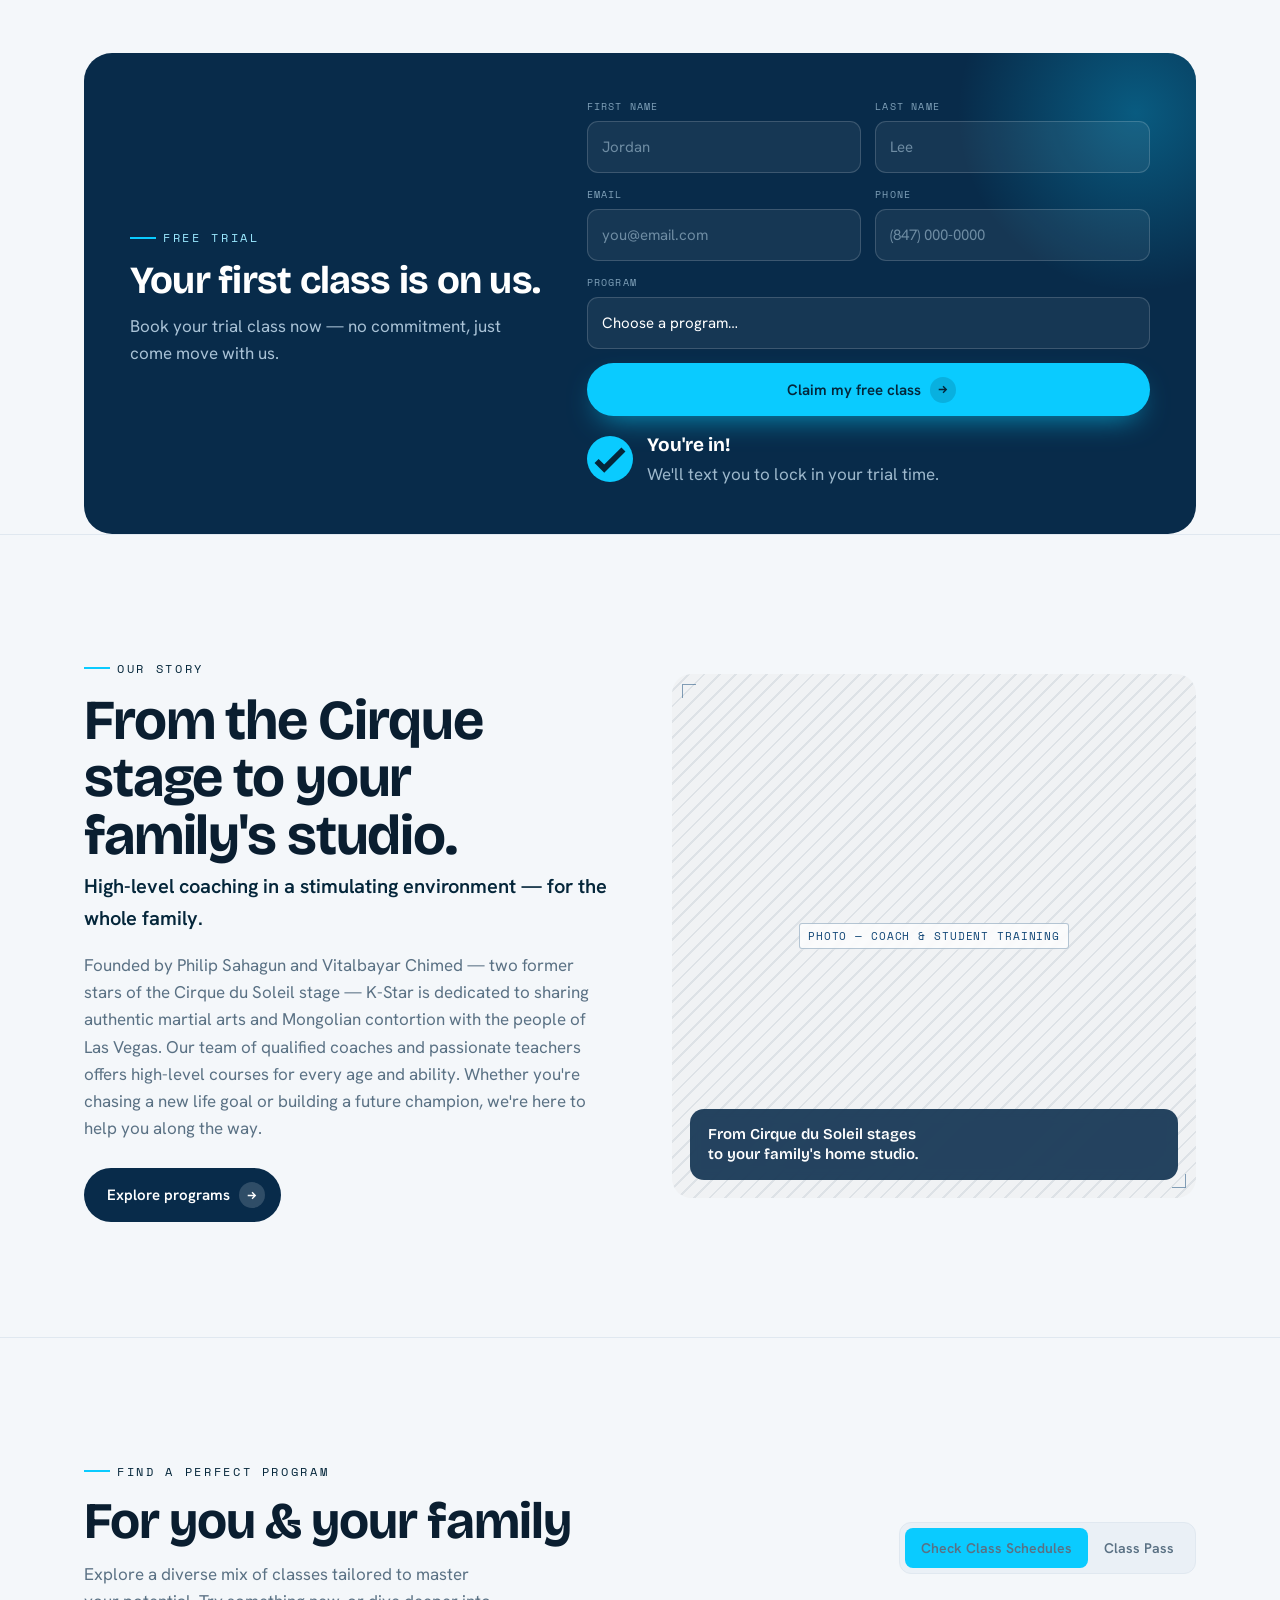
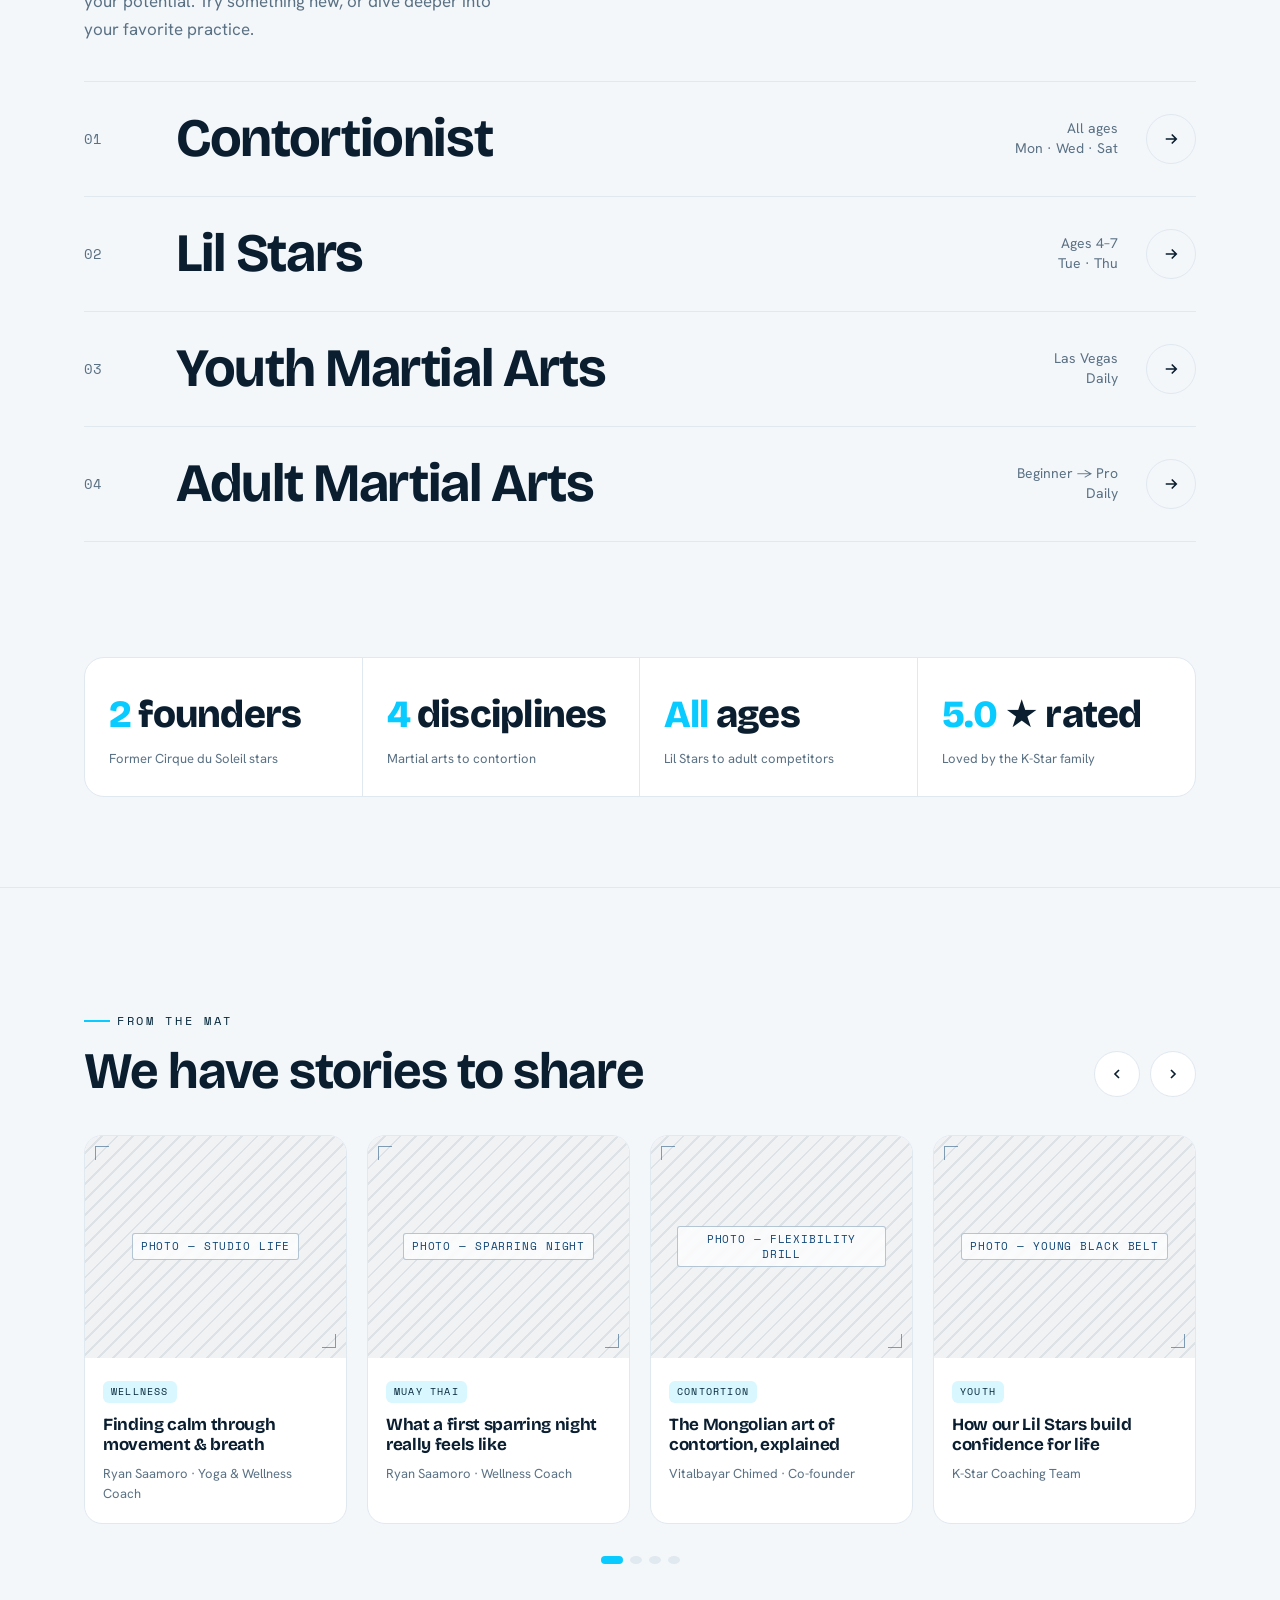
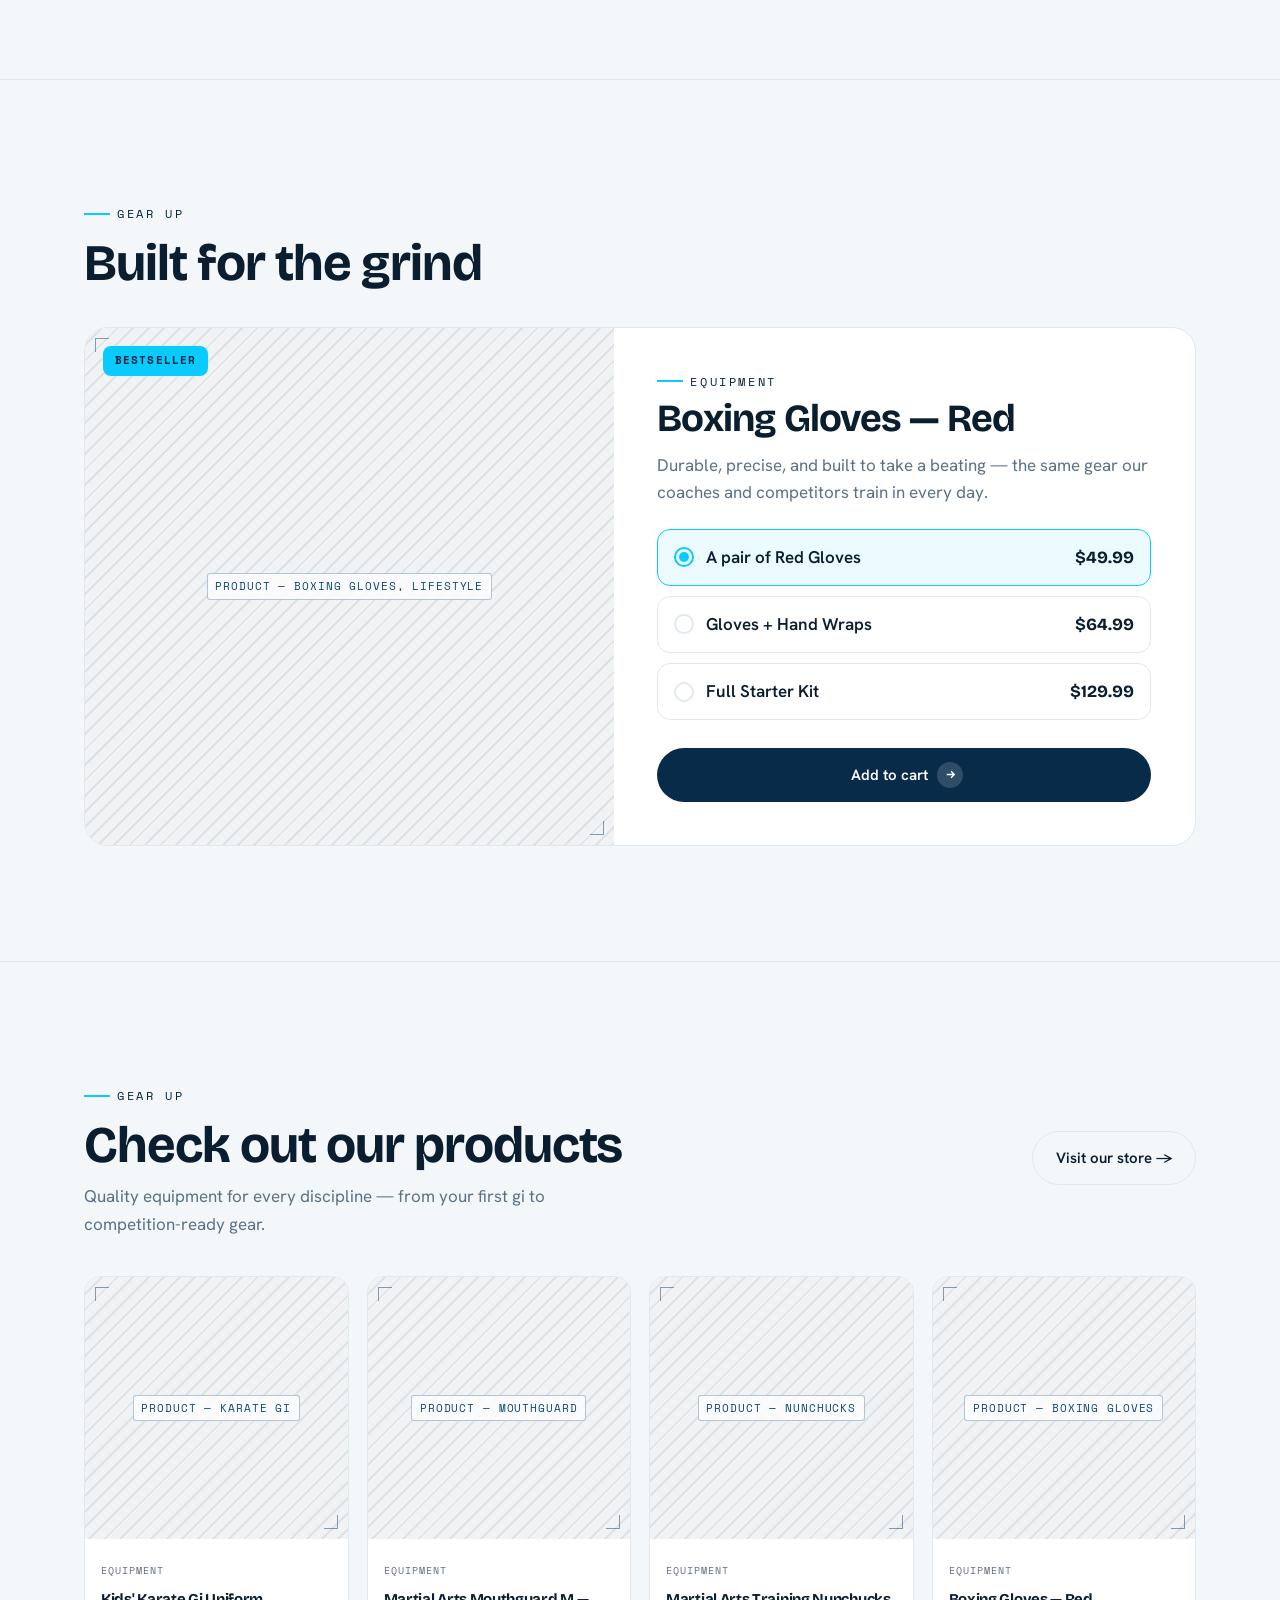
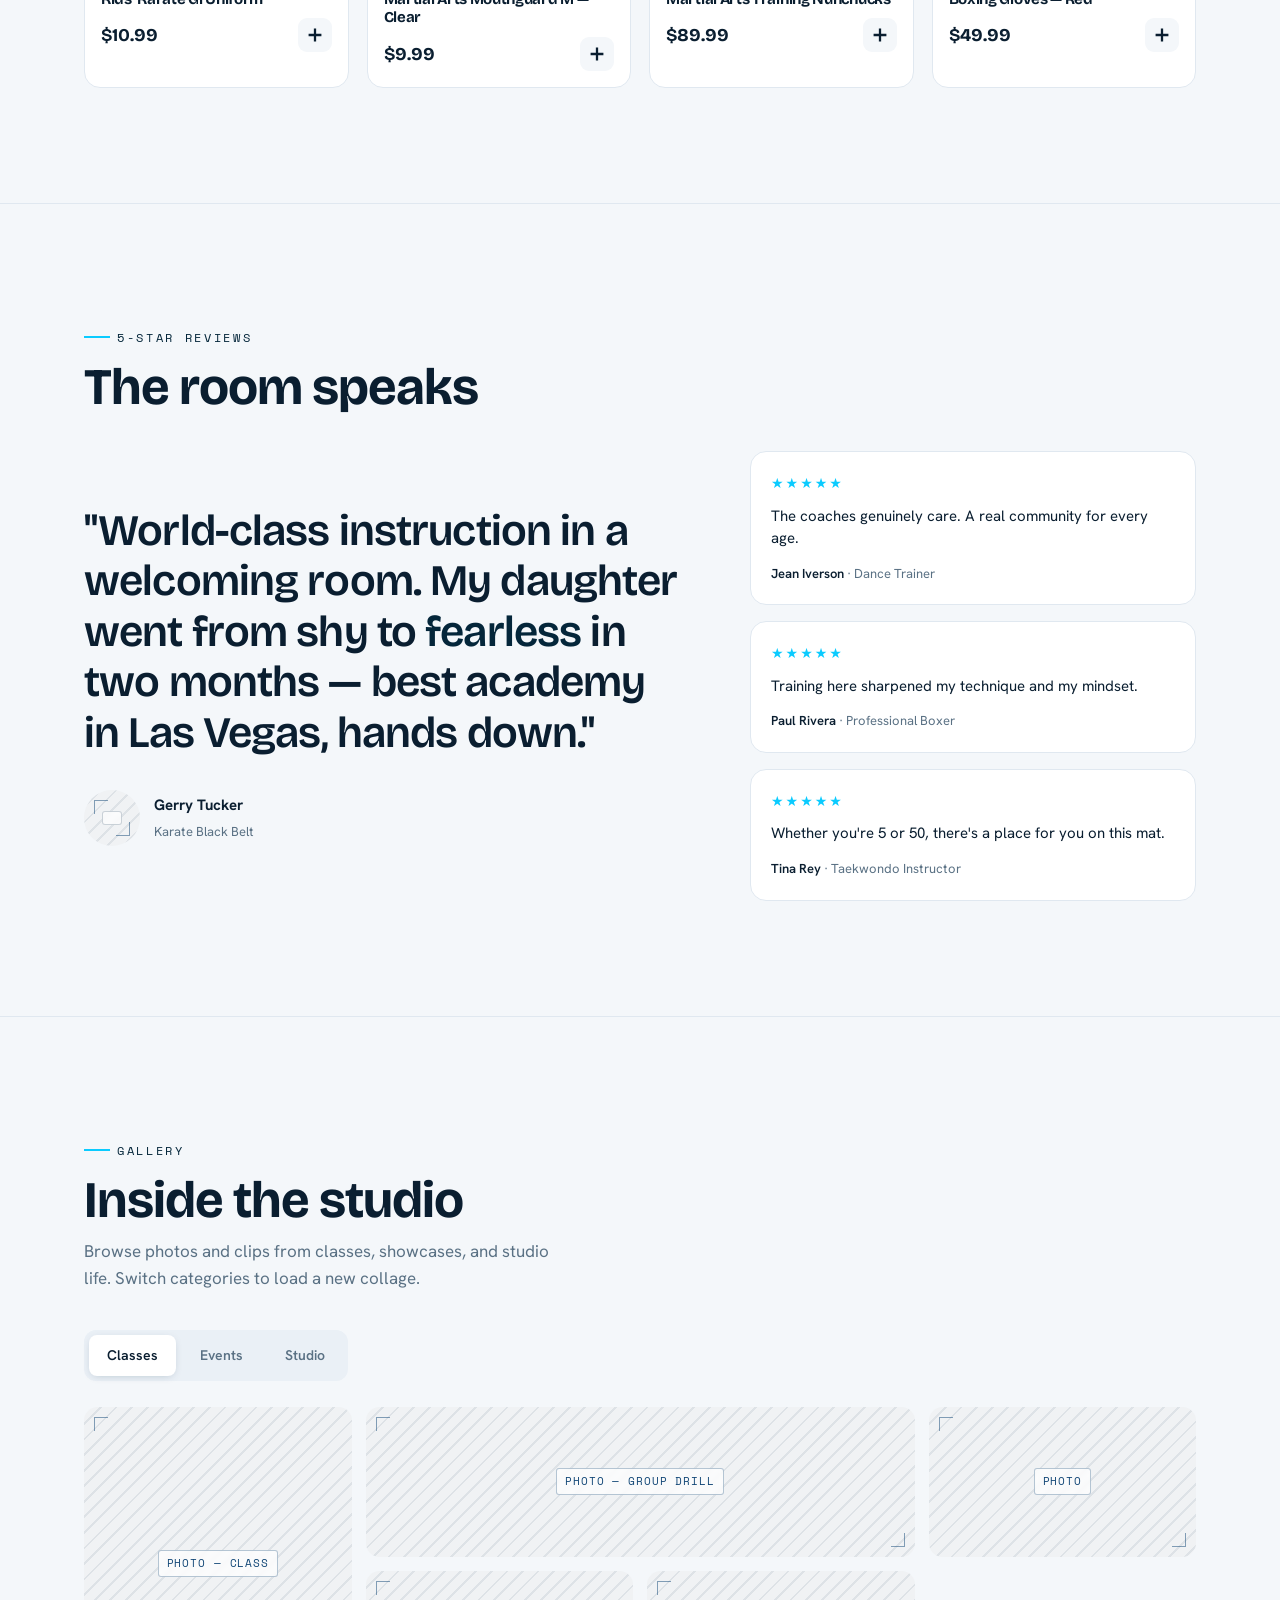
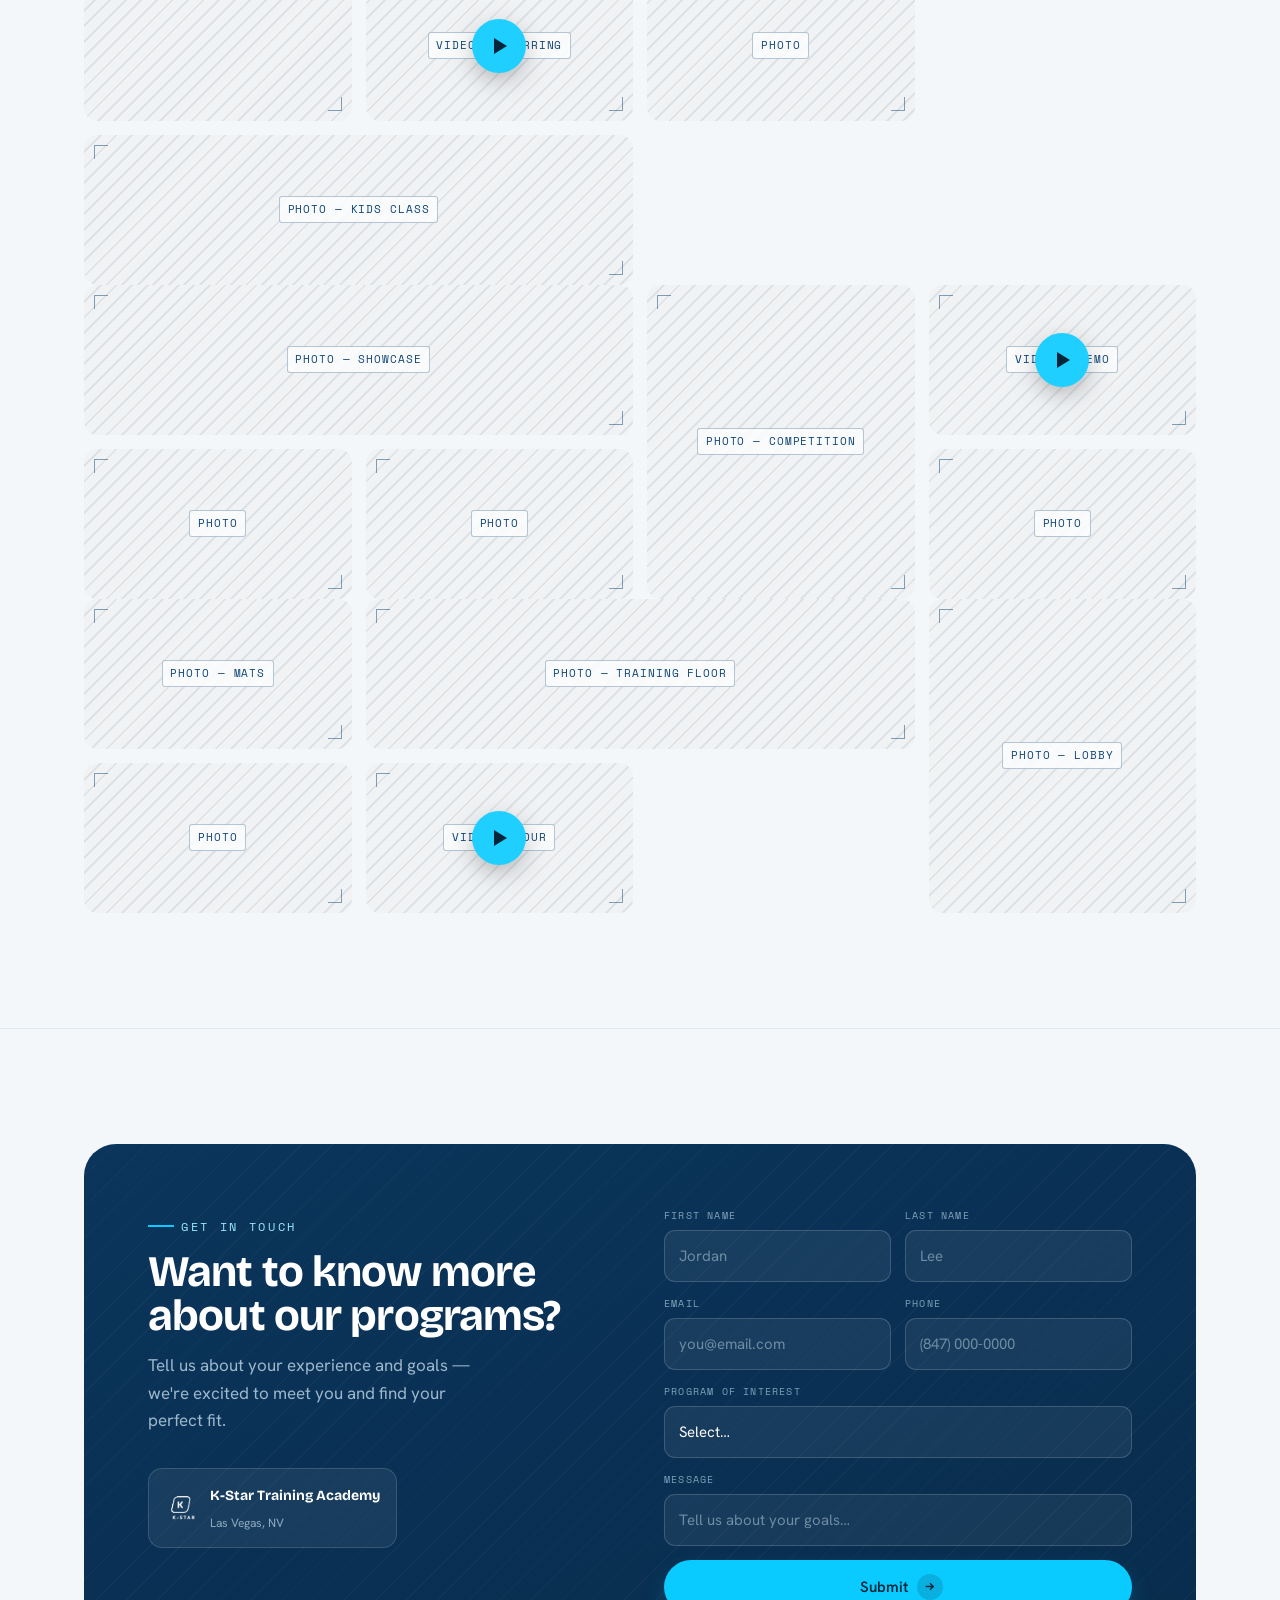
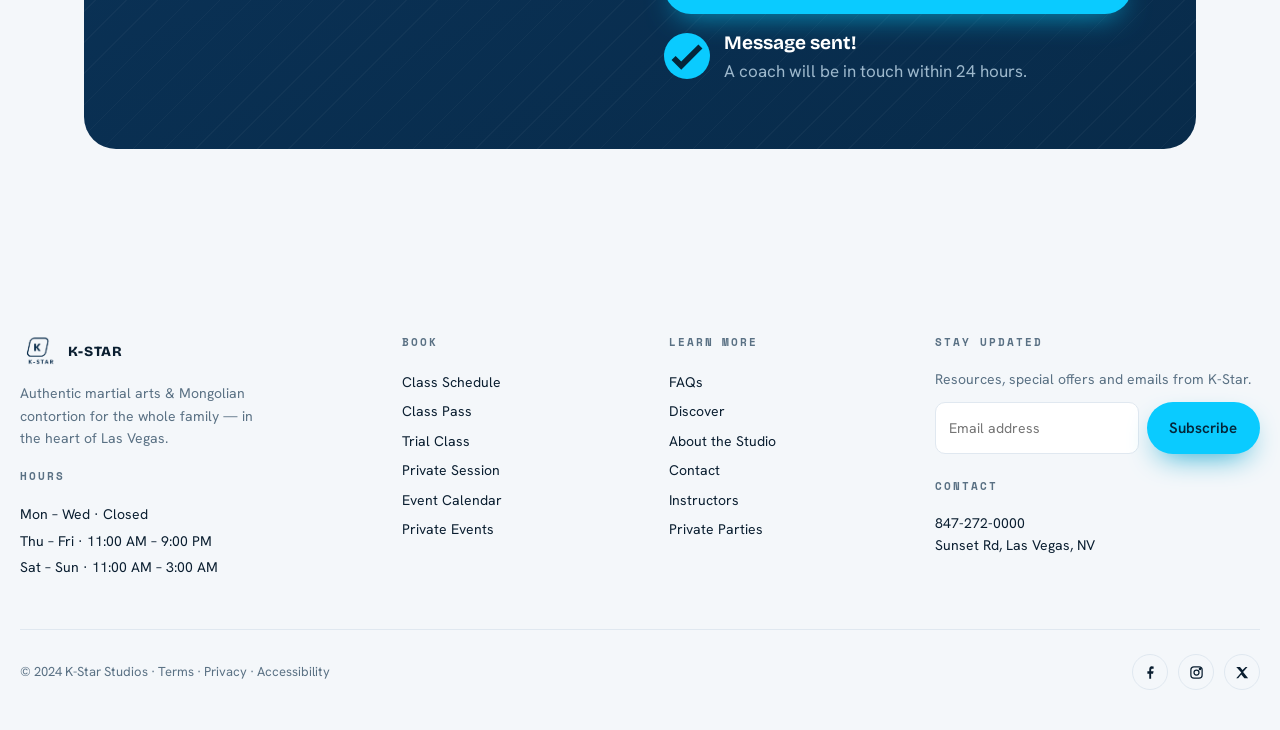
<file: kstar/01-momentum-v2.html>
<!DOCTYPE html>
<html lang="en">
<head>
<meta charset="UTF-8">
<meta name="viewport" content="width=device-width, initial-scale=1.0">
<title>K-Star — Momentum</title>
<link rel="preconnect" href="https://fonts.googleapis.com">
<link rel="preconnect" href="https://fonts.gstatic.com" crossorigin>
<link href="https://fonts.googleapis.com/css2?family=Bricolage+Grotesque:opsz,wght@12..96,500;12..96,600;12..96,700;12..96,800&family=Hanken+Grotesk:wght@400;500;600;700&family=Space+Mono:wght@400;700&display=swap" rel="stylesheet">
<link rel="stylesheet" href="assets/tokens.css">
<style>
:root{
  --accent:#0ACBFF; --accent-ink:#04263a;
  --paper:#F4F7FA; --paper-2:#EAF0F6; --card:#ffffff;
  --ink:#0A1E30; --muted:#5A7184; --line:#E0E8F0;
  --font-display:"Bricolage Grotesque",system-ui,sans-serif;
  --font-body:"Hanken Grotesk",system-ui,sans-serif;
  --pad:clamp(20px,5vw,72px);
}
body{background:var(--paper);color:var(--ink);font-family:var(--font-body);font-size:17px;line-height:1.6}
.wrap{max-width:1240px;margin:0 auto;padding-inline:var(--pad)}
.eyebrow{font-family:"Space Mono",monospace;font-size:12px;letter-spacing:.22em;text-transform:uppercase;
  color:var(--accent-ink);display:inline-flex;align-items:center;gap:.6em}
.eyebrow::before{content:"";width:26px;height:2px;background:var(--accent)}
h1,h2,h3{font-family:var(--font-display);margin:0;line-height:1.02;letter-spacing:-.02em;font-weight:700}
.cyan{color:var(--accent)}
p{margin:0}

/* buttons */
.btn{display:inline-flex;align-items:center;gap:.6em;font-weight:600;font-family:var(--font-body);
  border-radius:999px;padding:.92em 1.5em;font-size:15px;transition:transform .25s,box-shadow .25s,background .25s;white-space:nowrap}
.btn:hover{transform:translateY(-2px)}
.btn--accent{background:var(--accent);color:var(--accent-ink);box-shadow:0 12px 30px -12px color-mix(in srgb,var(--accent) 80%,#000)}
.btn--accent:hover{box-shadow:0 18px 40px -12px color-mix(in srgb,var(--accent) 70%,#000)}
.btn--navy{background:var(--navy-900);color:#fff}
.btn--ghost{border:1.5px solid var(--line);color:var(--ink)}
.btn--ghost:hover{border-color:var(--accent);color:var(--accent-ink)}
.btn .arr{width:26px;height:26px;border-radius:50%;background:color-mix(in srgb,var(--accent-ink) 12%,transparent);
  display:grid;place-items:center;margin-right:-.4em}
.btn--accent .arr{background:rgba(4,38,58,.16)}
.btn--navy .arr{background:rgba(255,255,255,.16)}
.btn .arr svg{width:13px;height:13px}

/* header */
[data-header]{position:sticky;top:0;z-index:100;transition:.3s}
.nav{display:flex;align-items:center;gap:28px;padding:18px 0;transition:.3s}
[data-header].is-stuck{background:color-mix(in srgb,var(--paper) 86%,transparent);backdrop-filter:blur(14px);
  box-shadow:0 1px 0 var(--line)}
[data-header].is-stuck .nav{padding:11px 0}
.brand{display:flex;align-items:center;gap:11px;font-family:var(--font-display);font-weight:800;
  letter-spacing:.04em;font-size:19px}
.brand img{height:34px;width:auto}
.nav__links{display:flex;gap:26px;margin-left:14px}
.nav__links a{font-weight:600;font-size:15px;color:var(--muted);position:relative;padding:4px 0}
.nav__links a:hover{color:var(--ink)}
.nav__links a::after{content:"";position:absolute;left:0;bottom:-2px;height:2px;width:0;background:var(--accent);transition:.25s}
.nav__links a:hover::after{width:100%}
.nav__cta{margin-left:auto;display:flex;gap:12px;align-items:center}
.burger{display:none}

/* hero */
.hero{position:relative;padding-top:18px}
.hero__grid{display:grid;grid-template-columns:1.05fr .95fr;gap:40px;align-items:center}
.hero h1{font-size:clamp(44px,6.6vw,92px);font-weight:800;letter-spacing:-.035em}
.hero h1 .l2{display:block;color:var(--accent);
  -webkit-text-stroke:0;text-shadow:0 0 0}
.hero__sub{font-size:19px;color:var(--muted);max-width:30ch;margin:22px 0 30px}
.hero__actions{display:flex;align-items:center;gap:18px;flex-wrap:wrap}
.proof{display:flex;align-items:center;gap:12px;margin-top:30px}
.avatars{display:flex}
.avatars .ph{width:40px;height:40px;border-radius:50%;border:2px solid var(--paper);margin-left:-10px;font-size:0}
.avatars .ph:first-child{margin-left:0}
.proof span{font-size:14px;color:var(--muted);line-height:1.35}
.proof b{color:var(--ink)}
.hero__media{position:relative}
.hero__photo{position:relative;border-radius:26px;overflow:hidden;aspect-ratio:4/4.5;
  box-shadow:0 40px 90px -40px rgba(8,43,74,.45)}
.hero__photo .hslide{position:absolute;inset:0;opacity:0;transition:opacity .9s ease;transform:scale(1.02)}
.hero__photo .hslide.is-active{opacity:1}
.blob{position:absolute;border-radius:50%;filter:blur(2px);z-index:-1}
.blob--1{width:340px;height:340px;right:-40px;top:-30px;
  background:radial-gradient(circle at 30% 30%,color-mix(in srgb,var(--accent) 40%,#fff),transparent 70%)}
.hero__dots{position:absolute;left:20px;bottom:18px;display:flex;gap:8px;z-index:3}
.hdot{width:9px;height:9px;border-radius:50%;background:rgba(255,255,255,.5);transition:.3s}
.hdot.is-active{background:var(--accent);width:24px;border-radius:5px}

/* floating schedule card */
.sched{position:absolute;right:-26px;bottom:34px;width:288px;background:var(--card);
  border-radius:18px;padding:18px;box-shadow:0 30px 70px -24px rgba(8,43,74,.5);z-index:4}
.sched__top{display:flex;justify-content:space-between;align-items:center;margin-bottom:12px}
.sched__top b{font-family:var(--font-display);font-size:15px}
.sched__live{font-family:"Space Mono",monospace;font-size:10px;letter-spacing:.1em;color:var(--accent-ink);
  background:color-mix(in srgb,var(--accent) 22%,#fff);padding:3px 8px;border-radius:6px}
.srow{display:flex;align-items:center;gap:11px;padding:9px;border-radius:11px;transition:.2s;cursor:pointer;border:1px solid transparent}
.srow:hover{background:var(--paper);border-color:var(--line)}
.srow .tk{font-family:"Space Mono",monospace;font-size:12px;color:var(--muted);width:52px;flex:none}
.srow .nm{font-weight:600;font-size:14px;flex:1}
.srow .go{width:26px;height:26px;border-radius:50%;background:var(--navy-900);color:#fff;display:grid;place-items:center;flex:none;transition:.2s}
.srow:hover .go{background:var(--accent);color:var(--accent-ink)}
.srow .go svg{width:12px;height:12px}

/* section heads */
.shead{display:flex;justify-content:space-between;align-items:flex-end;gap:24px;margin-bottom:38px}
.shead h2{font-size:clamp(30px,4vw,52px)}
.section{padding:clamp(64px,9vw,118px) 0}

/* trial band */
.trial{background:var(--navy-900);color:#fff;border-radius:28px;padding:clamp(28px,4vw,46px);
  display:grid;grid-template-columns:.85fr 1.15fr;gap:40px;align-items:center;position:relative;overflow:hidden}
.trial::after{content:"";position:absolute;width:360px;height:360px;right:-120px;top:-120px;border-radius:50%;
  background:radial-gradient(circle,color-mix(in srgb,var(--accent) 30%,transparent),transparent 70%)}
.trial h2{font-size:clamp(26px,3vw,40px);color:#fff}
.trial p{color:#A9C2D6;margin-top:12px}
.tform{display:grid;grid-template-columns:1fr 1fr;gap:14px;position:relative;z-index:1}
.tform .full{grid-column:1/-1}
.field{display:flex;flex-direction:column;gap:6px}
.field label{font-family:"Space Mono",monospace;font-size:10px;letter-spacing:.12em;text-transform:uppercase;color:#7FA0B8}
.field input,.field select{background:rgba(255,255,255,.06);border:1px solid rgba(255,255,255,.16);color:#fff;
  border-radius:11px;padding:13px 14px;font:inherit;font-size:15px;transition:.2s}
.field input::placeholder{color:#6E8CA3}
.field input:focus,.field select:focus{outline:none;border-color:var(--accent);background:rgba(10,203,255,.07)}
.field select{appearance:none}
.tform__done{grid-column:1/-1;display:flex;align-items:center;gap:14px;color:#fff}
.tform__done .ic{width:46px;height:46px;border-radius:50%;background:var(--accent);color:var(--accent-ink);display:grid;place-items:center;flex:none}

/* about */
.about{display:grid;grid-template-columns:1fr 1fr;gap:clamp(36px,5vw,72px);align-items:center}
.about h2{font-size:clamp(32px,4.4vw,58px);margin:14px 0 6px}
.about .lead{font-size:20px;color:var(--accent-ink);font-weight:600;margin-bottom:18px}
.about p.body{color:var(--muted);margin-bottom:26px}
.about__media{position:relative}
.about__media .ph{border-radius:20px;aspect-ratio:1/1}
.about__cap{position:absolute;left:18px;bottom:18px;right:18px;background:color-mix(in srgb,var(--navy-900) 88%,transparent);
  backdrop-filter:blur(6px);color:#fff;padding:16px 18px;border-radius:14px;font-family:var(--font-display);
  font-weight:600;font-size:15px;line-height:1.3}
.founders{display:flex;gap:18px;margin-top:24px}
.founder{display:flex;align-items:center;gap:11px}
.founder .ph{width:48px;height:48px;border-radius:50%;font-size:0;flex:none}
.founder b{font-size:14px;display:block}.founder span{font-size:12px;color:var(--muted)}

/* programs */
.progs{background:var(--navy-900);color:#fff;border-radius:32px;padding:clamp(34px,5vw,68px) var(--pad)}
.progs .wrap{padding:0}
.progs .eyebrow{color:var(--cyan-200)}
.progs h2{color:#fff}
.progs .shead p{color:#9DB8CC;max-width:38ch}
.seg{display:inline-flex;background:rgba(255,255,255,.07);border:1px solid rgba(255,255,255,.14);border-radius:12px;padding:5px}
.seg button{padding:9px 16px;border-radius:8px;font-weight:600;font-size:14px;color:#B9CFE0;transition:.2s}
.seg button.is-active{background:var(--accent);color:var(--accent-ink)}
.pgrid{display:grid;grid-template-columns:repeat(4,1fr);gap:18px;margin-top:36px}
.pcard{position:relative;border-radius:18px;overflow:hidden;aspect-ratio:3/4.1;display:flex;flex-direction:column;
  justify-content:flex-end;color:#fff;transition:transform .35s}
.pcard .ph{position:absolute;inset:0}
.pcard::after{content:"";position:absolute;inset:0;background:linear-gradient(to top,rgba(6,24,40,.92) 8%,rgba(6,24,40,.1) 60%)}
.pcard__body{position:relative;z-index:2;padding:20px}
.pcard:hover{transform:translateY(-6px)}
.pcard .ploc{font-family:"Space Mono",monospace;font-size:11px;letter-spacing:.1em;color:var(--cyan-200);text-transform:uppercase}
.pcard h3{font-size:21px;margin:6px 0 0;color:#fff}
.pcard .plink{display:inline-flex;align-items:center;gap:7px;margin-top:14px;font-weight:600;font-size:13px;
  color:#fff;opacity:0;transform:translateY(6px);transition:.3s}
.pcard:hover .plink{opacity:1;transform:none}
.pcard.is-feature{grid-column:span 1;background:linear-gradient(150deg,var(--navy-700),var(--navy-900))}
.pcard.is-feature::after{display:none}

/* credibility strip */
.strip{display:grid;grid-template-columns:repeat(4,1fr);gap:0;border:1px solid var(--line);border-radius:20px;
  overflow:hidden;background:var(--card)}
.strip__i{padding:26px 24px;border-right:1px solid var(--line)}
.strip__i:last-child{border-right:0}
.strip__i .k{font-family:var(--font-display);font-weight:800;font-size:clamp(26px,3vw,40px);letter-spacing:-.02em}
.strip__i .k .cyan{font-weight:800}
.strip__i .t{font-size:13px;color:var(--muted);margin-top:4px}

/* stories carousel */
.crow{position:relative}
.ctrack{display:grid;grid-auto-flow:column;grid-auto-columns:minmax(280px,1fr);gap:20px;overflow-x:auto;
  scroll-snap-type:x mandatory;padding-bottom:8px;scrollbar-width:none}
.ctrack::-webkit-scrollbar{display:none}
@media(min-width:900px){.ctrack{grid-auto-columns:minmax(0,1fr);grid-template-columns:repeat(4,1fr)}}
.story{scroll-snap-align:start;border-radius:18px;overflow:hidden;background:var(--card);border:1px solid var(--line);
  transition:.3s;cursor:pointer}
.story:hover{box-shadow:0 24px 50px -24px rgba(8,43,74,.32);transform:translateY(-4px)}
.story .ph{aspect-ratio:4/3.4}
.story__b{padding:18px}
.story__tag{font-family:"Space Mono",monospace;font-size:10px;letter-spacing:.12em;text-transform:uppercase;color:var(--accent-ink);
  background:color-mix(in srgb,var(--accent) 16%,#fff);padding:3px 8px;border-radius:6px;display:inline-block}
.story h3{font-size:17px;margin:12px 0 8px;line-height:1.2}
.story .by{font-size:13px;color:var(--muted)}
.cnav{display:flex;gap:10px}
.cbtn{width:46px;height:46px;border-radius:50%;border:1.5px solid var(--line);display:grid;place-items:center;transition:.2s;background:var(--card)}
.cbtn:hover{border-color:var(--accent);background:var(--accent);color:var(--accent-ink)}
.cbtn svg{width:16px;height:16px}
[data-dots]{display:flex;gap:7px;justify-content:center;margin-top:24px}
.kdot{width:8px;height:8px;border-radius:50%;background:var(--line);transition:.3s}
.kdot.is-active{background:var(--accent);width:22px;border-radius:4px}

/* products */
.prods{display:grid;grid-template-columns:repeat(4,1fr);gap:18px}
.prod{border:1px solid var(--line);border-radius:16px;overflow:hidden;background:var(--card);transition:.3s}
.prod:hover{transform:translateY(-4px);box-shadow:0 24px 50px -26px rgba(8,43,74,.3)}
.prod .ph{aspect-ratio:1/1}
.prod__b{padding:16px}
.prod .cat{font-family:"Space Mono",monospace;font-size:10px;letter-spacing:.1em;text-transform:uppercase;color:var(--muted)}
.prod h3{font-size:15px;margin:7px 0 10px;line-height:1.25}
.prod__row{display:flex;justify-content:space-between;align-items:center}
.prod .price{font-family:var(--font-display);font-weight:700;font-size:18px}
.prod .add{width:34px;height:34px;border-radius:9px;background:var(--paper);display:grid;place-items:center;transition:.2s}
.prod:hover .add{background:var(--accent);color:var(--accent-ink)}

/* reviews */
.revs{display:grid;grid-template-columns:repeat(4,1fr);gap:20px}
.rev{background:var(--card);border:1px solid var(--line);border-radius:18px;padding:22px}
.stars{color:var(--accent);letter-spacing:2px;font-size:15px}
.rev p{color:var(--ink);margin:14px 0 18px;font-size:15px;line-height:1.55}
.rev__by{display:flex;align-items:center;gap:11px}
.rev__by .ph{width:42px;height:42px;border-radius:50%;font-size:0;flex:none}
.rev__by b{font-size:14px;display:block}.rev__by span{font-size:12px;color:var(--muted)}

/* gallery */
.gal__tabs{display:inline-flex;gap:6px;background:var(--paper-2);padding:5px;border-radius:12px;margin-bottom:26px}
.gal__tabs button{padding:9px 18px;border-radius:8px;font-weight:600;font-size:14px;color:var(--muted);transition:.2s}
.gal__tabs button.is-active{background:var(--card);color:var(--ink);box-shadow:0 2px 8px -3px rgba(8,43,74,.25)}
.collage{display:grid;grid-template-columns:repeat(4,1fr);grid-auto-rows:150px;gap:14px}
.collage .ph{border-radius:14px;width:100%;height:100%}
.collage .tall{grid-row:span 2}.collage .wide{grid-column:span 2}

/* contact */
.contact{background:linear-gradient(160deg,var(--navy-800),var(--navy-900));color:#fff;border-radius:32px;
  padding:clamp(34px,5vw,64px);display:grid;grid-template-columns:1fr 1fr;gap:48px;position:relative;overflow:hidden}
.contact::before{content:"";position:absolute;inset:0;
  background:repeating-linear-gradient(135deg,rgba(255,255,255,.03) 0 1px,transparent 1px 22px);pointer-events:none}
.contact h2{color:#fff;font-size:clamp(28px,3.4vw,46px)}
.contact .sub{color:#9DB8CC;margin:14px 0 0;max-width:34ch}
.contact .badge{margin-top:34px;display:inline-flex;align-items:center;gap:12px;background:rgba(255,255,255,.06);
  border:1px solid rgba(255,255,255,.14);padding:12px 16px;border-radius:14px}
.contact .badge img{height:30px}
.contact .badge b{font-family:var(--font-display);font-size:14px}.contact .badge span{font-size:12px;color:#8FAAC0}

/* footer */
.foot{padding:70px 0 40px}
.foot__grid{display:grid;grid-template-columns:1.5fr 1fr 1fr 1.4fr;gap:34px}
.foot h4{font-family:"Space Mono",monospace;font-size:11px;letter-spacing:.18em;text-transform:uppercase;color:var(--muted);margin:0 0 16px}
.foot a,.foot li{color:var(--ink);font-size:14px;line-height:2.1;list-style:none}
.foot ul{margin:0;padding:0}
.foot a:hover{color:var(--accent-ink)}
.foot__brand .brand{margin-bottom:14px}
.foot__brand p{color:var(--muted);font-size:14px;max-width:30ch}
.sub-form{display:flex;gap:8px;margin-top:12px}
.sub-form input{flex:1;border:1px solid var(--line);border-radius:10px;padding:11px 13px;font:inherit;font-size:14px}
.sub-form input:focus{outline:none;border-color:var(--accent)}
.foot__bottom{display:flex;justify-content:space-between;align-items:center;margin-top:48px;padding-top:24px;
  border-top:1px solid var(--line);color:var(--muted);font-size:13px;flex-wrap:wrap;gap:16px}
.socials{display:flex;gap:10px}
.socials a{width:36px;height:36px;border-radius:50%;border:1px solid var(--line);display:grid;place-items:center;transition:.2s}
.socials a:hover{border-color:var(--accent);background:var(--accent);color:var(--accent-ink)}
.socials svg{width:15px;height:15px}

/* divider — stronger full-width section rhythm (from refs 2 & 3) */
.div{height:1px;background:var(--line);margin:0}
.section--bordered{border-top:1px solid var(--line)}

/* marquee strip (ref 3, in Momentum cyan) */
.marq{background:var(--accent);color:var(--accent-ink);overflow:hidden;padding:14px 0;
  border-block:1px solid color-mix(in srgb,var(--accent-ink) 14%,transparent)}
.marq__t{display:inline-flex;white-space:nowrap;font-family:var(--font-display);font-weight:800;
  font-size:clamp(16px,1.8vw,20px);letter-spacing:-.01em;animation:scroll 30s linear infinite}
.marq__t b{display:inline-flex;align-items:center;gap:30px;padding-right:30px}
.marq i{font-style:normal;opacity:.5}
@keyframes scroll{to{transform:translateX(-50%)}}
@media (prefers-reduced-motion:reduce){.marq__t{animation:none}}

/* big centered statement (ref 3) */
.statement{text-align:center;max-width:1000px;margin:0 auto}
.statement h2{font-size:clamp(34px,5.6vw,80px);font-weight:800;letter-spacing:-.035em;line-height:1}
.statement h2 .mk{position:relative;color:var(--accent-ink);white-space:nowrap}
.statement h2 .mk::after{content:"";position:absolute;left:-.04em;right:-.04em;bottom:.08em;height:.34em;
  background:var(--accent);opacity:.45;z-index:-1;border-radius:3px}
.statement .lead{font-size:clamp(18px,2vw,21px);color:var(--muted);max-width:64ch;margin:28px auto 0}
.statement .founders{justify-content:center;margin-top:30px}

/* editorial program rows (ref 2) */
.prow{display:grid;grid-template-columns:64px 1fr auto auto;align-items:center;gap:28px;
  padding:30px 0;border-top:1px solid var(--line);cursor:pointer;position:relative;transition:padding .4s,background .3s}
.prow:last-of-type{border-bottom:1px solid var(--line)}
.prow .idx{font-family:"Space Mono",monospace;font-size:14px;color:var(--muted)}
.prow .nm{font-family:var(--font-display);font-size:clamp(26px,4.4vw,54px);font-weight:700;
  letter-spacing:-.025em;line-height:1;transition:.4s}
.prow .meta{font-size:14px;color:var(--muted);text-align:right;line-height:1.4}
.prow .av{width:50px;height:50px;border-radius:50%;border:1.5px solid var(--line);display:grid;place-items:center;transition:.4s}
.prow .av svg{width:18px;height:18px}
.prow:hover{padding-inline:20px;background:var(--card)}
.prow:hover .nm{color:var(--accent-ink);transform:translateX(4px)}
.prow:hover .av{background:var(--accent);border-color:var(--accent);color:var(--accent-ink)}
.prow .peek{position:absolute;right:108px;top:50%;transform:translateY(-50%) scale(.92);width:172px;height:120px;
  border-radius:14px;overflow:hidden;opacity:0;pointer-events:none;transition:.4s;
  box-shadow:0 24px 50px -20px rgba(8,43,74,.5);z-index:5}
.prow:hover .peek{opacity:1;transform:translateY(-50%) scale(1)}
.prow .peek .ph{position:absolute;inset:0}
.passgrid{display:grid;grid-template-columns:repeat(4,1fr);gap:18px;margin-top:34px}
.pass{border:1px solid var(--line);border-radius:18px;padding:26px;background:var(--card);transition:.3s}
.pass:hover{transform:translateY(-5px);box-shadow:0 24px 50px -26px rgba(8,43,74,.3)}
.pass .pt{font-family:"Space Mono",monospace;font-size:11px;letter-spacing:.1em;text-transform:uppercase;color:var(--muted)}
.pass .pp{font-family:var(--font-display);font-weight:800;font-size:46px;margin:12px 0 6px;letter-spacing:-.02em}
.pass .pp span{font-size:16px;color:var(--muted);font-weight:600}
.pass .pd{font-size:14px;color:var(--muted)}
.pass.hot{background:var(--navy-900);border-color:var(--navy-900);color:#fff}
.pass.hot .pt{color:var(--cyan-200)}.pass.hot .pp{color:#fff}.pass.hot .pd{color:#9DB8CC}

/* featured product selector (ref 3) */
.feat{display:grid;grid-template-columns:1fr 1.1fr;gap:0;border:1px solid var(--line);border-radius:24px;overflow:hidden;background:var(--card)}
.feat__media{position:relative;min-height:440px}
.feat__media .ph{position:absolute;inset:0}
.feat__tag{position:absolute;top:18px;left:18px;z-index:2;background:var(--accent);color:var(--accent-ink);
  font-family:"Space Mono",monospace;font-size:11px;letter-spacing:.1em;text-transform:uppercase;padding:6px 12px;border-radius:8px;font-weight:700}
.feat__panel{padding:clamp(28px,3.4vw,46px);display:flex;flex-direction:column;justify-content:center}
.feat__panel h3{font-size:clamp(26px,3vw,42px);margin:8px 0 0}
.feat__panel p{color:var(--muted);margin:14px 0 22px}
.optrow{display:flex;justify-content:space-between;align-items:center;border:1.5px solid var(--line);border-radius:13px;
  padding:14px 16px;margin-bottom:10px;cursor:pointer;transition:.2s;font-weight:600}
.optrow:hover{border-color:color-mix(in srgb,var(--accent) 60%,var(--line))}
.optrow.on{border-color:var(--accent);background:color-mix(in srgb,var(--accent) 8%,transparent)}
.optrow .lo{display:flex;align-items:center;gap:12px}
.optrow .rad{width:20px;height:20px;border:2px solid var(--line);border-radius:50%;display:grid;place-items:center;transition:.2s}
.optrow.on .rad{border-color:var(--accent)}
.optrow.on .rad::after{content:"";width:10px;height:10px;border-radius:50%;background:var(--accent)}
.optrow .pr{font-family:var(--font-display);font-weight:700}

/* feature-quote reviews (ref 2) */
.fquote{display:grid;grid-template-columns:1.35fr 1fr;gap:clamp(36px,5vw,64px);align-items:center}
.fquote .q{font-family:var(--font-display);font-size:clamp(26px,3.4vw,44px);font-weight:600;line-height:1.16;letter-spacing:-.02em}
.fquote .q .cyan{color:var(--accent-ink)}
.qby{display:flex;align-items:center;gap:14px;margin-top:32px}
.qby .ph{width:56px;height:56px;border-radius:50%;font-size:0;flex:none}
.qby b{font-size:15px;display:block}.qby span{font-size:13px;color:var(--muted)}
.minirevs{display:grid;gap:16px}
.minirev{border:1px solid var(--line);border-radius:16px;padding:20px;background:var(--card);transition:.3s}
.minirev:hover{box-shadow:0 18px 40px -24px rgba(8,43,74,.3);transform:translateY(-3px)}
.minirev .stars{font-size:14px}
.minirev p{font-size:15px;margin:10px 0 14px;color:var(--ink);line-height:1.5}
.minirev .who{font-size:13px}.minirev .who b{font-weight:600}.minirev .who span{color:var(--muted)}

/* responsive */
@media(max-width:980px){
  .hero__grid,.about,.contact,.trial,.feat,.fquote{grid-template-columns:1fr}
  .pgrid,.prods,.revs,.collage,.passgrid{grid-template-columns:repeat(2,1fr)}
  .strip{grid-template-columns:repeat(2,1fr)}
  .strip__i:nth-child(2){border-right:0}
  .foot__grid{grid-template-columns:1fr 1fr}
  .nav__links{display:none}.sched{position:relative;right:auto;bottom:auto;width:100%;margin-top:18px}
  .hero__photo{aspect-ratio:4/3.4}
  .prow{grid-template-columns:48px 1fr auto;gap:18px}.prow .meta{display:none}.prow .peek{display:none}
}
@media(max-width:560px){.pgrid,.prods,.revs,.collage,.tform,.foot__grid,.passgrid{grid-template-columns:1fr}
  .collage .wide{grid-column:auto}.nav__cta .btn--ghost{display:none}}
</style>
</head>
<body data-variation="momentum">

<!-- ============ HEADER ============ -->
<header data-header>
  <div class="wrap nav">
    <a class="brand" href="#"><img src="assets/logo-navy.png" alt="K-Star"><span>K-STAR</span></a>
    <nav class="nav__links">
      <a href="#programs">Discover</a>
      <a href="#about">About</a>
      <a href="#faq">FAQ</a>
    </nav>
    <div class="nav__cta">
      <a class="btn btn--ghost" data-modal-open="book">Book Classes</a>
      <a class="btn btn--accent" href="#products">Buy Classes</a>
    </div>
  </div>
</header>

<!-- ============ HERO ============ -->
<section class="hero section" data-hero style="padding-bottom:0">
  <div class="wrap hero__grid">
    <div data-reveal>
      <span class="eyebrow">Authentic Martial Arts &amp; Contortion · Las Vegas</span>
      <h1 style="margin-top:18px">Transform your skills,<span class="l2">one class at a time.</span></h1>
      <p class="hero__sub">Premium classes and wellness experiences for every fitness journey.</p>
      <div class="hero__actions">
        <a class="btn btn--accent" data-modal-open="book">Book your first class
          <span class="arr"><svg viewBox="0 0 24 24" fill="none" stroke="currentColor" stroke-width="2.5"><path d="M5 12h14M13 6l6 6-6 6"/></svg></span></a>
        <a class="btn btn--ghost" href="#about">Our story</a>
      </div>
      <div class="proof">
        <div class="avatars">
          <div class="ph"><span class="ph__label"></span></div>
          <div class="ph"><span class="ph__label"></span></div>
          <div class="ph"><span class="ph__label"></span></div>
          <div class="ph"><span class="ph__label"></span></div>
        </div>
        <span>Join the <b>K-Star family</b> — classes for<br>kids, teens &amp; adults.</span>
      </div>
    </div>

    <div class="hero__media" data-reveal data-reveal-delay="120">
      <div class="blob blob--1"></div>
      <div class="hero__photo">
        <div class="ph hslide is-active" data-hero-slide><span class="ph__label">photo — adult muay thai class</span></div>
        <div class="ph hslide" data-hero-slide><span class="ph__label">photo — youth karate group</span></div>
        <div class="ph hslide" data-hero-slide><span class="ph__label">photo — contortion showcase</span></div>
        <div class="hero__dots" data-hero-dots></div>
      </div>
      <div class="sched">
        <div class="sched__top"><b>This Week</b><span class="sched__live">3 SPOTS LEFT</span></div>
        <div class="srow" data-book-class="Adult Muay Thai · Tue 6:00 PM">
          <span class="tk">TUE 6:00</span><span class="nm">Adult Muay Thai</span>
          <span class="go"><svg viewBox="0 0 24 24" fill="none" stroke="currentColor" stroke-width="2.5"><path d="M5 12h14M13 6l6 6-6 6"/></svg></span>
        </div>
        <div class="srow" data-book-class="Lil Stars · Wed 4:30 PM">
          <span class="tk">WED 4:30</span><span class="nm">Lil Stars (Ages 4–7)</span>
          <span class="go"><svg viewBox="0 0 24 24" fill="none" stroke="currentColor" stroke-width="2.5"><path d="M5 12h14M13 6l6 6-6 6"/></svg></span>
        </div>
        <div class="srow" data-book-class="Contortion Fundamentals · Sat 11:00 AM">
          <span class="tk">SAT 11:00</span><span class="nm">Contortion Fundamentals</span>
          <span class="go"><svg viewBox="0 0 24 24" fill="none" stroke="currentColor" stroke-width="2.5"><path d="M5 12h14M13 6l6 6-6 6"/></svg></span>
        </div>
      </div>
    </div>
  </div>
</section>

<!-- ============ MARQUEE ============ -->
<div class="marq" aria-hidden="true">
  <div class="marq__t">
    <b>Muay Thai<i>✦</i>BJJ<i>✦</i>Karate<i>✦</i>Contortion<i>✦</i>Youth Programs<i>✦</i>Personal Training<i>✦</i></b>
    <b>Muay Thai<i>✦</i>BJJ<i>✦</i>Karate<i>✦</i>Contortion<i>✦</i>Youth Programs<i>✦</i>Personal Training<i>✦</i></b>
  </div>
</div>

<!-- ============ STATEMENT ============ -->
<section class="section">
  <div class="wrap">
    <div class="statement">
      <span class="eyebrow" style="justify-content:center" data-reveal>Activate your potential</span>
      <h2 data-reveal data-reveal-delay="80" style="margin-top:22px">Discover K-Star — the pro's choice for <span class="mk">martial arts</span> &amp; contortion.</h2>
      <p class="lead" data-reveal data-reveal-delay="140">Two former Cirque du Soleil stars sharing authentic martial arts and Mongolian contortion with Las Vegas — for kids, teens and adults chasing their next level.</p>
      <div class="founders" data-reveal data-reveal-delay="200">
        <div class="founder"><div class="ph"><span class="ph__label"></span></div><div><b>Philip Sahagun</b><span>Co-founder · Martial Arts</span></div></div>
        <div class="founder"><div class="ph"><span class="ph__label"></span></div><div><b>Vitalbayar Chimed</b><span>Co-founder · Contortion</span></div></div>
      </div>
    </div>
  </div>
</section>

<!-- ============ TRIAL BAND ============ -->
<section class="section" style="padding-top:clamp(40px,7vw,90px);padding-bottom:0">
  <div class="wrap">
    <div class="trial" data-reveal>
      <div>
        <span class="eyebrow" style="color:var(--cyan-200)">Free Trial</span>
        <h2 style="margin-top:14px">Your first class is on us.</h2>
        <p>Book your trial class now — no commitment, just come move with us.</p>
      </div>
      <form class="tform" data-mock-form>
        <div data-form-fields style="display:contents">
          <div class="field"><label>First name</label><input placeholder="Jordan" required></div>
          <div class="field"><label>Last name</label><input placeholder="Lee" required></div>
          <div class="field"><label>Email</label><input type="email" placeholder="you@email.com" required></div>
          <div class="field"><label>Phone</label><input placeholder="(847) 000-0000"></div>
          <div class="field full"><label>Program</label>
            <select><option>Choose a program…</option><option>Youth Martial Arts</option><option>Adult Martial Arts</option><option>Lil Stars</option><option>Contortion</option></select></div>
          <button class="btn btn--accent full" type="submit" style="justify-content:center">Claim my free class
            <span class="arr"><svg viewBox="0 0 24 24" fill="none" stroke="currentColor" stroke-width="2.5"><path d="M5 12h14M13 6l6 6-6 6"/></svg></span></button>
        </div>
        <div class="tform__done" data-form-done hidden>
          <span class="ic"><svg viewBox="0 0 24 24" fill="none" stroke="currentColor" stroke-width="3"><path d="M5 13l4 4L19 7"/></svg></span>
          <div><b style="font-family:var(--font-display);font-size:19px">You're in!</b><br><span style="color:#9DB8CC">We'll text you to lock in your trial time.</span></div>
        </div>
      </form>
    </div>
  </div>
</section>

<!-- ============ ABOUT ============ -->
<section class="section section--bordered" id="about">
  <div class="wrap about">
    <div data-reveal>
      <span class="eyebrow">Our story</span>
      <h2>From the Cirque stage to your family's studio.</h2>
      <p class="lead">High-level coaching in a stimulating environment — for the whole family.</p>
      <p class="body">Founded by Philip Sahagun and Vitalbayar Chimed — two former stars of the Cirque du Soleil stage — K-Star is dedicated to sharing authentic martial arts and Mongolian contortion with the people of Las Vegas. Our team of qualified coaches and passionate teachers offers high-level courses for every age and ability. Whether you're chasing a new life goal or building a future champion, we're here to help you along the way.</p>
      <a class="btn btn--navy" href="#programs">Explore programs
        <span class="arr"><svg viewBox="0 0 24 24" fill="none" stroke="currentColor" stroke-width="2.5"><path d="M5 12h14M13 6l6 6-6 6"/></svg></span></a>
    </div>
    <div class="about__media" data-reveal data-reveal-delay="120">
      <div class="ph"><span class="ph__label">photo — coach &amp; student training</span></div>
      <div class="about__cap">From Cirque du Soleil stages<br>to your family's home studio.</div>
    </div>
  </div>
</section>

<!-- ============ PROGRAMS ============ -->
<section class="section section--bordered" id="programs">
  <div class="wrap">
    <div class="shead">
      <div>
        <span class="eyebrow">Find a perfect program</span>
        <h2 style="margin-top:14px">For you &amp; your family</h2>
        <p style="color:var(--muted);margin-top:14px;max-width:42ch">Explore a diverse mix of classes tailored to master your potential. Try something new, or dive deeper into your favorite practice.</p>
      </div>
      <div class="seg" data-tabs data-tabs-target="#prog-host" style="align-self:center;background:var(--paper-2);border-color:var(--line)">
        <button data-tab="schedule" class="is-active" style="color:var(--muted)">Check Class Schedules</button>
        <button data-tab="pass" style="color:var(--muted)">Class Pass</button>
      </div>
    </div>
    <div id="prog-host">
      <div data-panel="schedule" data-reveal>
        <div class="prow" data-modal-open="book">
          <span class="idx">01</span><span class="nm">Contortionist</span>
          <span class="meta">All ages<br>Mon · Wed · Sat</span>
          <span class="av"><svg viewBox="0 0 24 24" fill="none" stroke="currentColor" stroke-width="2.2"><path d="M5 12h14M13 6l6 6-6 6"/></svg></span>
          <div class="peek"><div class="ph"><span class="ph__label">contortion</span></div></div>
        </div>
        <div class="prow" data-modal-open="book">
          <span class="idx">02</span><span class="nm">Lil Stars</span>
          <span class="meta">Ages 4–7<br>Tue · Thu</span>
          <span class="av"><svg viewBox="0 0 24 24" fill="none" stroke="currentColor" stroke-width="2.2"><path d="M5 12h14M13 6l6 6-6 6"/></svg></span>
          <div class="peek"><div class="ph"><span class="ph__label">kids class</span></div></div>
        </div>
        <div class="prow" data-modal-open="book">
          <span class="idx">03</span><span class="nm">Youth Martial Arts</span>
          <span class="meta">Las Vegas<br>Daily</span>
          <span class="av"><svg viewBox="0 0 24 24" fill="none" stroke="currentColor" stroke-width="2.2"><path d="M5 12h14M13 6l6 6-6 6"/></svg></span>
          <div class="peek"><div class="ph"><span class="ph__label">youth martial arts</span></div></div>
        </div>
        <div class="prow" data-modal-open="book">
          <span class="idx">04</span><span class="nm">Adult Martial Arts</span>
          <span class="meta">Beginner → Pro<br>Daily</span>
          <span class="av"><svg viewBox="0 0 24 24" fill="none" stroke="currentColor" stroke-width="2.2"><path d="M5 12h14M13 6l6 6-6 6"/></svg></span>
          <div class="peek"><div class="ph"><span class="ph__label">adult sparring</span></div></div>
        </div>
      </div>
      <div data-panel="pass" hidden data-reveal>
        <div class="passgrid">
          <div class="pass"><div class="pt">Unlimited Monthly</div><div class="pp">$149<span>/mo</span></div><div class="pd">Every class, every discipline, whole family.</div></div>
          <div class="pass"><div class="pt">10-Class Pack</div><div class="pp">$120</div><div class="pd">Drop in on your own schedule, never expires.</div></div>
          <div class="pass"><div class="pt">Single Drop-In</div><div class="pp">$25</div><div class="pd">One class, any time. Perfect to test the waters.</div></div>
          <div class="pass hot"><div class="pt">On us</div><div class="pp">$0</div><div class="pd">Your very first class is always free.</div>
            <a class="btn btn--accent" data-modal-open="book" style="margin-top:16px">Claim it</a></div>
        </div>
      </div>
    </div>
  </div>
</section>

<!-- ============ CREDIBILITY STRIP ============ -->
<section class="wrap" data-reveal style="margin-bottom:clamp(40px,7vw,90px)">
  <div class="strip">
    <div class="strip__i"><div class="k"><span class="cyan">2</span> founders</div><div class="t">Former Cirque du Soleil stars</div></div>
    <div class="strip__i"><div class="k"><span class="cyan">4</span> disciplines</div><div class="t">Martial arts to contortion</div></div>
    <div class="strip__i"><div class="k"><span class="cyan">All</span> ages</div><div class="t">Lil Stars to adult competitors</div></div>
    <div class="strip__i"><div class="k"><span class="cyan">5.0</span> ★ rated</div><div class="t">Loved by the K-Star family</div></div>
  </div>
</section>

<!-- ============ STORIES ============ -->
<section class="section section--bordered">
  <div class="wrap crow" data-carousel>
    <div class="shead">
      <div><span class="eyebrow">From the mat</span><h2 style="margin-top:14px">We have stories to share</h2></div>
      <div class="cnav">
        <button class="cbtn" data-prev><svg viewBox="0 0 24 24" fill="none" stroke="currentColor" stroke-width="2.5"><path d="M15 6l-6 6 6 6"/></svg></button>
        <button class="cbtn" data-next><svg viewBox="0 0 24 24" fill="none" stroke="currentColor" stroke-width="2.5"><path d="M9 6l6 6-6 6"/></svg></button>
      </div>
    </div>
    <div class="ctrack" data-track data-reveal>
      <article class="story"><div class="ph"><span class="ph__label">photo — studio life</span></div>
        <div class="story__b"><span class="story__tag">Wellness</span><h3>Finding calm through movement &amp; breath</h3><div class="by">Ryan Saamoro · Yoga &amp; Wellness Coach</div></div></article>
      <article class="story"><div class="ph"><span class="ph__label">photo — sparring night</span></div>
        <div class="story__b"><span class="story__tag">Muay Thai</span><h3>What a first sparring night really feels like</h3><div class="by">Ryan Saamoro · Wellness Coach</div></div></article>
      <article class="story"><div class="ph"><span class="ph__label">photo — flexibility drill</span></div>
        <div class="story__b"><span class="story__tag">Contortion</span><h3>The Mongolian art of contortion, explained</h3><div class="by">Vitalbayar Chimed · Co-founder</div></div></article>
      <article class="story"><div class="ph"><span class="ph__label">photo — young black belt</span></div>
        <div class="story__b"><span class="story__tag">Youth</span><h3>How our Lil Stars build confidence for life</h3><div class="by">K-Star Coaching Team</div></div></article>
    </div>
    <div data-dots></div>
  </div>
</section>

<!-- ============ FEATURED PRODUCT ============ -->
<section class="section section--bordered">
  <div class="wrap">
    <div class="shead">
      <div><span class="eyebrow">Gear up</span><h2 style="margin-top:14px">Built for the grind</h2></div>
    </div>
    <div class="feat" data-reveal>
      <div class="feat__media"><span class="feat__tag">Bestseller</span><div class="ph"><span class="ph__label">product — boxing gloves, lifestyle</span></div></div>
      <div class="feat__panel">
        <span class="eyebrow">Equipment</span>
        <h3>Boxing Gloves — Red</h3>
        <p>Durable, precise, and built to take a beating — the same gear our coaches and competitors train in every day.</p>
        <div class="optrow on" data-opt><span class="lo"><span class="rad"></span>A pair of Red Gloves</span><span class="pr">$49.99</span></div>
        <div class="optrow" data-opt><span class="lo"><span class="rad"></span>Gloves + Hand Wraps</span><span class="pr">$64.99</span></div>
        <div class="optrow" data-opt><span class="lo"><span class="rad"></span>Full Starter Kit</span><span class="pr">$129.99</span></div>
        <button class="btn btn--navy" style="margin-top:18px;justify-content:center">Add to cart
          <span class="arr"><svg viewBox="0 0 24 24" fill="none" stroke="currentColor" stroke-width="2.5"><path d="M5 12h14M13 6l6 6-6 6"/></svg></span></button>
      </div>
    </div>
  </div>
</section>

<!-- ============ PRODUCTS ============ -->
<section class="section section--bordered" id="products">
  <div class="wrap">
    <div class="shead">
      <div><span class="eyebrow">Gear up</span><h2 style="margin-top:14px">Check out our products</h2>
        <p style="color:var(--muted);margin-top:12px;max-width:48ch">Quality equipment for every discipline — from your first gi to competition-ready gear.</p></div>
      <a class="btn btn--ghost" href="#" style="align-self:center">Visit our store →</a>
    </div>
    <div class="prods" data-reveal>
      <article class="prod"><div class="ph"><span class="ph__label">product — karate gi</span></div>
        <div class="prod__b"><span class="cat">Equipment</span><h3>Kids' Karate Gi Uniform</h3>
          <div class="prod__row"><span class="price">$10.99</span><button class="add"><svg viewBox="0 0 24 24" fill="none" stroke="currentColor" stroke-width="2.5"><path d="M12 5v14M5 12h14"/></svg></button></div></div></article>
      <article class="prod"><div class="ph"><span class="ph__label">product — mouthguard</span></div>
        <div class="prod__b"><span class="cat">Equipment</span><h3>Martial Arts Mouthguard M — Clear</h3>
          <div class="prod__row"><span class="price">$9.99</span><button class="add"><svg viewBox="0 0 24 24" fill="none" stroke="currentColor" stroke-width="2.5"><path d="M12 5v14M5 12h14"/></svg></button></div></div></article>
      <article class="prod"><div class="ph"><span class="ph__label">product — nunchucks</span></div>
        <div class="prod__b"><span class="cat">Equipment</span><h3>Martial Arts Training Nunchucks</h3>
          <div class="prod__row"><span class="price">$89.99</span><button class="add"><svg viewBox="0 0 24 24" fill="none" stroke="currentColor" stroke-width="2.5"><path d="M12 5v14M5 12h14"/></svg></button></div></div></article>
      <article class="prod"><div class="ph"><span class="ph__label">product — boxing gloves</span></div>
        <div class="prod__b"><span class="cat">Equipment</span><h3>Boxing Gloves — Red</h3>
          <div class="prod__row"><span class="price">$49.99</span><button class="add"><svg viewBox="0 0 24 24" fill="none" stroke="currentColor" stroke-width="2.5"><path d="M12 5v14M5 12h14"/></svg></button></div></div></article>
    </div>
  </div>
</section>

<!-- ============ REVIEWS ============ -->
<section class="section section--bordered">
  <div class="wrap">
    <div class="shead"><div><span class="eyebrow">5-Star reviews</span><h2 style="margin-top:14px">The room speaks</h2></div></div>
    <div class="fquote">
      <div data-reveal>
        <p class="q">"World-class instruction in a welcoming room. My daughter went from shy to <span class="cyan">fearless</span> in two months — best academy in Las Vegas, hands down."</p>
        <div class="qby"><div class="ph"><span class="ph__label"></span></div><div><b>Gerry Tucker</b><span>Karate Black Belt</span></div></div>
      </div>
      <div class="minirevs" data-reveal data-reveal-delay="120">
        <div class="minirev"><div class="stars">★★★★★</div><p>The coaches genuinely care. A real community for every age.</p><div class="who"><b>Jean Iverson</b> <span>· Dance Trainer</span></div></div>
        <div class="minirev"><div class="stars">★★★★★</div><p>Training here sharpened my technique and my mindset.</p><div class="who"><b>Paul Rivera</b> <span>· Professional Boxer</span></div></div>
        <div class="minirev"><div class="stars">★★★★★</div><p>Whether you're 5 or 50, there's a place for you on this mat.</p><div class="who"><b>Tina Rey</b> <span>· Taekwondo Instructor</span></div></div>
      </div>
    </div>
  </div>
</section>

<!-- ============ GALLERY ============ -->
<section class="section section--bordered">
  <div class="wrap">
    <div class="shead"><div><span class="eyebrow">Gallery</span><h2 style="margin-top:14px">Inside the studio</h2>
      <p style="color:var(--muted);margin-top:12px;max-width:48ch">Browse photos and clips from classes, showcases, and studio life. Switch categories to load a new collage.</p></div></div>
    <div class="gal__tabs" data-tabs data-tabs-target="#gal-host">
      <button data-tab="classes" class="is-active">Classes</button>
      <button data-tab="events">Events</button>
      <button data-tab="studio">Studio</button>
    </div>
    <div id="gal-host" data-reveal>
      <div class="collage" data-panel="classes">
        <div class="ph tall"><span class="ph__label">photo — class</span></div>
        <div class="ph wide"><span class="ph__label">photo — group drill</span></div>
        <div class="ph"><span class="ph__label">photo</span></div>
        <div class="ph ph--play"><span class="ph__play"></span><span class="ph__label">video — sparring</span></div>
        <div class="ph"><span class="ph__label">photo</span></div>
        <div class="ph wide"><span class="ph__label">photo — kids class</span></div>
      </div>
      <div class="collage" data-panel="events" hidden>
        <div class="ph wide"><span class="ph__label">photo — showcase</span></div>
        <div class="ph tall"><span class="ph__label">photo — competition</span></div>
        <div class="ph ph--play"><span class="ph__play"></span><span class="ph__label">video — demo</span></div>
        <div class="ph"><span class="ph__label">photo</span></div>
        <div class="ph"><span class="ph__label">photo</span></div>
        <div class="ph"><span class="ph__label">photo</span></div>
      </div>
      <div class="collage" data-panel="studio" hidden>
        <div class="ph"><span class="ph__label">photo — mats</span></div>
        <div class="ph wide"><span class="ph__label">photo — training floor</span></div>
        <div class="ph tall"><span class="ph__label">photo — lobby</span></div>
        <div class="ph"><span class="ph__label">photo</span></div>
        <div class="ph ph--play"><span class="ph__play"></span><span class="ph__label">video — tour</span></div>
      </div>
    </div>
  </div>
</section>

<!-- ============ CONTACT ============ -->
<section class="section section--bordered" id="faq">
  <div class="wrap">
    <div class="contact" data-reveal>
      <div style="position:relative;z-index:1">
        <span class="eyebrow" style="color:var(--cyan-200)">Get in touch</span>
        <h2 style="margin-top:14px">Want to know more<br>about our programs?</h2>
        <p class="sub">Tell us about your experience and goals — we're excited to meet you and find your perfect fit.</p>
        <div class="badge"><img src="assets/logo-white.png" alt=""><div><b>K-Star Training Academy</b><br><span>Las Vegas, NV</span></div></div>
      </div>
      <form class="tform" data-mock-form style="position:relative;z-index:1">
        <div data-form-fields style="display:contents">
          <div class="field"><label>First name</label><input placeholder="Jordan" required></div>
          <div class="field"><label>Last name</label><input placeholder="Lee" required></div>
          <div class="field"><label>Email</label><input type="email" placeholder="you@email.com" required></div>
          <div class="field"><label>Phone</label><input placeholder="(847) 000-0000"></div>
          <div class="field full"><label>Program of interest</label>
            <select><option>Select…</option><option>Youth Martial Arts</option><option>Adult Martial Arts</option><option>Lil Stars</option><option>Contortion</option></select></div>
          <div class="field full"><label>Message</label><input placeholder="Tell us about your goals…"></div>
          <button class="btn btn--accent full" type="submit" style="justify-content:center">Submit
            <span class="arr"><svg viewBox="0 0 24 24" fill="none" stroke="currentColor" stroke-width="2.5"><path d="M5 12h14M13 6l6 6-6 6"/></svg></span></button>
        </div>
        <div class="tform__done" data-form-done hidden>
          <span class="ic"><svg viewBox="0 0 24 24" fill="none" stroke="currentColor" stroke-width="3"><path d="M5 13l4 4L19 7"/></svg></span>
          <div><b style="font-family:var(--font-display);font-size:19px">Message sent!</b><br><span style="color:#9DB8CC">A coach will be in touch within 24 hours.</span></div>
        </div>
      </form>
    </div>
  </div>
</section>

<!-- ============ FOOTER ============ -->
<footer class="wrap foot">
  <div class="foot__grid">
    <div class="foot__brand">
      <a class="brand" href="#"><img src="assets/logo-navy.png" alt="K-Star"><span>K-STAR</span></a>
      <p>Authentic martial arts &amp; Mongolian contortion for the whole family — in the heart of Las Vegas.</p>
      <div style="margin-top:18px">
        <h4>Hours</h4>
        <div style="font-size:14px;line-height:1.9;color:var(--ink)">Mon – Wed · Closed<br>Thu – Fri · 11:00 AM – 9:00 PM<br>Sat – Sun · 11:00 AM – 3:00 AM</div>
      </div>
    </div>
    <div><h4>Book</h4><ul>
      <li><a href="#">Class Schedule</a></li><li><a href="#">Class Pass</a></li><li><a href="#">Trial Class</a></li>
      <li><a href="#">Private Session</a></li><li><a href="#">Event Calendar</a></li><li><a href="#">Private Events</a></li></ul></div>
    <div><h4>Learn More</h4><ul>
      <li><a href="#faq">FAQs</a></li><li><a href="#programs">Discover</a></li><li><a href="#about">About the Studio</a></li>
      <li><a href="#">Contact</a></li><li><a href="#">Instructors</a></li><li><a href="#">Private Parties</a></li></ul></div>
    <div>
      <h4>Stay Updated</h4>
      <p style="color:var(--muted);font-size:14px">Resources, special offers and emails from K-Star.</p>
      <form class="sub-form" data-mock-form><div data-form-fields style="display:contents"><input type="email" placeholder="Email address">
        <button class="btn btn--accent" type="submit">Subscribe</button></div>
        <span data-form-done hidden style="color:var(--accent-ink);font-size:14px;font-weight:600">✓ Subscribed!</span></form>
      <div style="margin-top:24px"><h4>Contact</h4>
        <div style="font-size:14px;color:var(--ink)">847-272-0000<br>Sunset Rd, Las Vegas, NV</div></div>
    </div>
  </div>
  <div class="foot__bottom">
    <span>© 2024 K-Star Studios · Terms · Privacy · Accessibility</span>
    <div class="socials">
      <a href="#" aria-label="Facebook"><svg viewBox="0 0 24 24" fill="currentColor"><path d="M13 22v-8h3l1-4h-4V8c0-1 .3-2 2-2h2V2.5c-.5 0-2-.5-3.5-.5C12 2 10 3.8 10 7v3H7v4h3v8h3z"/></svg></a>
      <a href="#" aria-label="Instagram"><svg viewBox="0 0 24 24" fill="none" stroke="currentColor" stroke-width="2"><rect x="3" y="3" width="18" height="18" rx="5"/><circle cx="12" cy="12" r="4"/><circle cx="17.5" cy="6.5" r="1" fill="currentColor"/></svg></a>
      <a href="#" aria-label="X"><svg viewBox="0 0 24 24" fill="currentColor"><path d="M17 3h3l-7 8 8 10h-6l-5-6-5 6H2l8-9L2 3h6l4 5 5-5z"/></svg></a>
    </div>
  </div>
</footer>

<!-- ============ BOOKING MODAL ============ -->
<div class="kmodal" data-modal="book" aria-hidden="true">
  <div class="kmodal__scrim"></div>
  <div class="kmodal__card">
    <button data-modal-close style="position:absolute;top:16px;right:16px;width:34px;height:34px;border-radius:50%;background:var(--paper);display:grid;place-items:center">
      <svg viewBox="0 0 24 24" width="16" height="16" fill="none" stroke="currentColor" stroke-width="2.5"><path d="M6 6l12 12M18 6L6 18"/></svg></button>
    <span class="eyebrow">Book a class</span>
    <h2 style="font-size:26px;margin:12px 0 4px">Reserve your spot</h2>
    <p style="color:var(--muted);font-size:15px">Booking: <b data-book-target style="color:var(--accent-ink)">your first class</b></p>
    <form class="tform" data-mock-form style="margin-top:18px;grid-template-columns:1fr 1fr">
      <div data-form-fields style="display:contents">
        <div class="field" style="--accent:var(--accent)"><label style="color:var(--muted)">First name</label><input placeholder="Jordan" required style="background:var(--paper);border-color:var(--line);color:var(--ink)"></div>
        <div class="field"><label style="color:var(--muted)">Last name</label><input placeholder="Lee" required style="background:var(--paper);border-color:var(--line);color:var(--ink)"></div>
        <div class="field full"><label style="color:var(--muted)">Email</label><input type="email" placeholder="you@email.com" required style="background:var(--paper);border-color:var(--line);color:var(--ink)"></div>
        <button class="btn btn--accent full" type="submit" style="justify-content:center">Confirm booking</button>
      </div>
      <div class="tform__done" data-form-done hidden style="color:var(--ink)">
        <span class="ic"><svg viewBox="0 0 24 24" fill="none" stroke="currentColor" stroke-width="3"><path d="M5 13l4 4L19 7"/></svg></span>
        <div><b style="font-family:var(--font-display);font-size:18px">See you on the mat!</b><br><span style="color:var(--muted)">Check your email for confirmation.</span></div>
      </div>
    </form>
  </div>
</div>

<script src="assets/interactions.js"></script>
<script>
/* featured-product option selector */
document.querySelectorAll('[data-opt]').forEach(function(row){
  row.addEventListener('click',function(){
    document.querySelectorAll('[data-opt]').forEach(function(r){r.classList.remove('on')});
    row.classList.add('on');
  });
});
</script>
<script src="assets/photos.js"></script>
</body>
</html>
</file>
<file: kstar/assets/tokens.css>
/* ============================================================
   K-STAR — shared brand tokens + components
   Used across all three variations. Each page layers its own
   theme on top via its local <style>.
   ============================================================ */

:root{
  /* Brand constants (from K-Star) */
  --navy-900:#082B4A;   /* primary */
  --navy-800:#0B355C;
  --navy-700:#114676;
  --navy-600:#1A5A93;
  --cyan:#0ACBFF;       /* accent */
  --cyan-200:#9BE9FF;
  --cyan-600:#0596C2;

  /* default accent hooks (overridden by Tweaks) */
  --accent:var(--cyan);
  --accent-ink:#04263a;
}

*,*::before,*::after{box-sizing:border-box}
html{-webkit-font-smoothing:antialiased;text-rendering:optimizeLegibility}
body{margin:0}
img{display:block;max-width:100%}
a{color:inherit;text-decoration:none}
button{font:inherit;color:inherit;cursor:pointer;border:none;background:none}
::selection{background:var(--accent);color:var(--accent-ink)}

/* ---- Media placeholder (user swaps real photos later) ---- */
.ph{
  position:relative;
  overflow:hidden;
  background:
    repeating-linear-gradient(135deg,
      color-mix(in srgb, var(--ph-tint, var(--navy-900)) 8%, transparent) 0 2px,
      transparent 2px 11px),
    var(--ph-bg, color-mix(in srgb, var(--navy-900) 6%, #fff));
  display:grid;
  place-items:center;
  color:var(--ph-tint, var(--navy-700));
  isolation:isolate;
}
.ph::before,.ph::after{
  content:"";position:absolute;width:14px;height:14px;opacity:.5;
  border:1.5px solid currentColor;
}
.ph::before{top:10px;left:10px;border-right:0;border-bottom:0}
.ph::after{bottom:10px;right:10px;border-left:0;border-top:0}
.ph__label{
  font-family:"Space Mono",ui-monospace,monospace;
  font-size:11px;letter-spacing:.08em;text-transform:uppercase;
  padding:.45em .7em;line-height:1.35;text-align:center;max-width:80%;
  background:color-mix(in srgb,var(--ph-bg,#fff) 70%, transparent);
  border:1px solid color-mix(in srgb,currentColor 30%, transparent);
  backdrop-filter:blur(2px);
  border-radius:3px;
}
.ph--dark{--ph-bg:var(--navy-900);--ph-tint:var(--cyan-200)}
.ph--play .ph__play{
  position:absolute;inset:0;margin:auto;width:54px;height:54px;border-radius:50%;
  display:grid;place-items:center;
  background:color-mix(in srgb,var(--accent) 92%,#fff);color:var(--accent-ink);
  box-shadow:0 8px 30px -8px rgba(0,0,0,.5);z-index:2;
}
.ph--play .ph__play::after{
  content:"";border-left:13px solid currentColor;border-top:8px solid transparent;
  border-bottom:8px solid transparent;margin-left:3px;
}

/* ---- Scroll reveal (progressive enhancement) ---- */
[data-reveal]{opacity:0;transform:translateY(22px);
  transition:opacity .7s cubic-bezier(.2,.7,.2,1),transform .7s cubic-bezier(.2,.7,.2,1)}
[data-reveal].is-in{opacity:1;transform:none}
@media (prefers-reduced-motion:reduce){
  [data-reveal]{opacity:1!important;transform:none!important;transition:none}
}

/* ---- Booking modal (shared shell) ---- */
.kmodal{position:fixed;inset:0;z-index:200;display:none;place-items:center;padding:24px}
.kmodal[aria-hidden="false"]{display:grid}
.kmodal__scrim{position:absolute;inset:0;background:rgba(4,16,28,.55);backdrop-filter:blur(4px);
  animation:kfade .25s ease}
.kmodal__card{position:relative;z-index:1;width:min(440px,100%);
  background:#fff;border-radius:18px;padding:30px;
  box-shadow:0 40px 100px -30px rgba(4,16,28,.6);animation:kpop .3s cubic-bezier(.2,.8,.2,1)}
@keyframes kfade{from{opacity:0}}
@keyframes kpop{from{opacity:0;transform:translateY(14px) scale(.97)}}
</file>
<file: kstar/assets/v2.css>
/* ============================================================
   K-STAR — Landing v2 theme
   Built from Figma "Landing v2". Layers on top of tokens.css.
   ============================================================ */

:root{
  --primary:#0a1e30;      /* dark navy ink */
  --secondary:#0acbff;    /* cyan accent */
  --btn:#00c8ff;          /* button cyan */
  --primary-light:#d8ecff;/* pale blue */
  --bg:#f4f7fa;           /* page background */
  --bg-2:#eaf0f6;
  --card-dark:#163048;    /* dark card */
  --muted:#5a7184;        /* body grey */
  --line:#e0e8f0;
  --white:#ffffff;

  /* hook tokens.css helpers (.ph, modal) into v2 accent */
  --accent:var(--btn);
  --accent-ink:var(--primary);

  --font-display:"Hubot Sans","Urbanist",system-ui,sans-serif;
  --font-body:"Urbanist",system-ui,sans-serif;
  --font-card:"Hanken Grotesk","Urbanist",system-ui,sans-serif;
  --font-label:"Josefin Sans","Urbanist",system-ui,sans-serif;

  --pad:clamp(20px,5vw,72px);
  --maxw:1440px;
  --inner:1296px;
}

*{box-sizing:border-box}
html{scroll-behavior:smooth}
body{
  margin:0;background:var(--bg);color:var(--primary);
  font-family:var(--font-body);font-size:17px;line-height:1.6;
  -webkit-font-smoothing:antialiased;overflow-x:hidden;
}
img{display:block;max-width:100%}
a{color:inherit;text-decoration:none}
button{font:inherit;color:inherit;cursor:pointer;border:none;background:none}
::selection{background:var(--btn);color:var(--primary)}

.wrap{max-width:var(--maxw);margin:0 auto;padding-inline:var(--pad)}
.section{padding:clamp(56px,8vw,104px) 0}
h1,h2,h3{font-family:var(--font-display);margin:0;line-height:1.02;letter-spacing:-.02em;font-weight:800}

/* ---- Eyebrow ---- */
.eyebrow{display:inline-flex;align-items:center;gap:.65em;
  font-family:var(--font-body);font-size:12px;font-weight:700;letter-spacing:.18em;
  text-transform:uppercase;color:var(--primary)}
.eyebrow::before{content:"";width:26px;height:2px;background:var(--btn)}
.eyebrow.is-light{color:var(--bg)}

/* ---- Buttons ---- */
.btn{display:inline-flex;align-items:center;justify-content:center;gap:.6em;
  font-family:var(--font-body);font-weight:700;font-size:clamp(14px,1.1vw,18px);
  letter-spacing:.02em;text-transform:uppercase;border-radius:999px;
  padding:.85em 1.6em;transition:transform .25s,box-shadow .25s,background .25s,color .25s,border-color .25s;
  white-space:nowrap;cursor:pointer}
.btn:hover{transform:translateY(-2px)}
.btn--accent{background:var(--btn);color:var(--primary);
  box-shadow:0 14px 34px -14px color-mix(in srgb,var(--btn) 80%,#000)}
.btn--accent:hover{box-shadow:0 20px 44px -14px color-mix(in srgb,var(--btn) 70%,#000)}
.btn--primary{background:var(--primary);color:#fff}
.btn--primary:hover{background:#0d2740}
.btn--ghost{border:1.5px solid var(--line);color:var(--primary)}
.btn--ghost:hover{border-color:var(--btn);color:var(--primary)}
.btn--ghost-light{border:1.5px solid rgba(255,255,255,.55);color:#fff}
.btn--ghost-light:hover{border-color:#fff;background:rgba(255,255,255,.08)}
.btn .ico{width:1.1em;height:1.1em;stroke:currentColor;fill:none;stroke-width:2.4}

/* ============================================================
   HEADER
   ============================================================ */
[data-header]{position:sticky;top:0;z-index:120;transition:.3s}
[data-header].is-stuck{background:color-mix(in srgb,var(--bg) 88%,transparent);
  backdrop-filter:blur(14px);box-shadow:0 1px 0 var(--line)}
.nav{display:flex;align-items:center;gap:28px;padding:16px 0;transition:padding .3s}
[data-header].is-stuck .nav{padding:10px 0}
.brand{display:flex;align-items:center;gap:11px;font-family:var(--font-display);
  font-weight:800;letter-spacing:.04em;font-size:19px}
.brand img{height:34px;width:auto}
.nav__links{display:flex;gap:28px;margin-left:18px}
.nav__links a{font-weight:600;font-size:15px;color:var(--muted);position:relative;padding:6px 0}
.nav__links a:hover,.nav__links a.is-active{color:var(--primary)}
.nav__links a::after{content:"";position:absolute;left:0;bottom:0;height:2px;width:0;
  background:var(--btn);transition:.25s}
.nav__links a:hover::after,.nav__links a.is-active::after{width:100%}
.nav__cta{margin-left:auto;display:flex;gap:12px;align-items:center}
.burger{display:none;width:46px;height:46px;border-radius:12px;border:1.5px solid var(--line);
  align-items:center;justify-content:center;flex-direction:column;gap:5px}
.burger span{display:block;width:20px;height:2px;background:var(--primary);transition:.3s}
.burger.is-open span:nth-child(1){transform:translateY(7px) rotate(45deg)}
.burger.is-open span:nth-child(2){opacity:0}
.burger.is-open span:nth-child(3){transform:translateY(-7px) rotate(-45deg)}

/* mobile menu sheet */
.mobile-menu{position:fixed;inset:0 0 0 auto;width:min(340px,86vw);background:var(--bg);
  z-index:130;transform:translateX(100%);transition:transform .35s cubic-bezier(.2,.8,.2,1);
  box-shadow:-30px 0 80px -40px rgba(8,30,48,.5);padding:90px 28px 28px;display:flex;flex-direction:column;gap:6px}
.mobile-menu.is-open{transform:none}
.mobile-menu a{font-family:var(--font-display);font-weight:700;font-size:22px;
  padding:14px 0;border-bottom:1px solid var(--line);text-transform:uppercase;letter-spacing:-.01em}
.mobile-menu .btn{margin-top:14px}
.menu-scrim{position:fixed;inset:0;background:rgba(8,20,32,.5);backdrop-filter:blur(3px);
  z-index:125;opacity:0;pointer-events:none;transition:.3s}
.menu-scrim.is-open{opacity:1;pointer-events:auto}

/* ============================================================
   HERO
   ============================================================ */
.hero{position:relative;color:#fff;overflow:hidden;
  background:linear-gradient(180deg,#0a1e30 0%,#0c2842 100%)}
.hero__bg{position:absolute;inset:0;z-index:0}
.hero__bg .ph{position:absolute;inset:0;border-radius:0}
.hero__bg::after{content:"";position:absolute;inset:0;
  background:linear-gradient(180deg,rgba(10,30,48,.78),rgba(10,30,48,.92)),
    radial-gradient(120% 80% at 80% 10%,rgba(0,200,255,.22),transparent 60%)}
.hero__inner{position:relative;z-index:2;padding:clamp(70px,11vw,150px) 0 clamp(120px,15vw,190px);
  max-width:760px}
.hero h1{font-size:clamp(46px,8vw,106px);font-weight:800;letter-spacing:-.035em;
  text-transform:uppercase;line-height:.96}
.hero h1 .l1{color:var(--primary-light);display:block}
.hero h1 .l2{color:var(--btn);display:block}
.hero__sub{font-size:clamp(17px,1.5vw,20px);color:rgba(255,255,255,.86);
  max-width:36ch;margin:26px 0 32px}
.hero__scroll{position:absolute;left:50%;bottom:26px;transform:translateX(-50%);z-index:2;
  display:flex;flex-direction:column;align-items:center;gap:8px;color:rgba(255,255,255,.6);
  font-size:11px;letter-spacing:.2em;text-transform:uppercase}
.hero__scroll svg{width:18px;height:18px;animation:bob 1.8s ease-in-out infinite}
@keyframes bob{50%{transform:translateY(6px)}}

/* ============================================================
   BOOK A CLASS (lead form, dark card)
   ============================================================ */
.book{margin-top:clamp(-90px,-9vw,-70px);position:relative;z-index:5}
.book__card{position:relative;overflow:hidden;border-radius:25px;color:#fff;
  background:var(--primary);box-shadow:0 50px 110px -50px rgba(8,30,48,.7);
  display:grid;grid-template-columns:.78fr 1.22fr;gap:clamp(28px,3.5vw,56px);
  padding:clamp(28px,4vw,52px)}
.book__card::before{content:"";position:absolute;inset:0;z-index:0;opacity:.16;
  background:url("data:image/svg+xml,%3Csvg xmlns='http://www.w3.org/2000/svg' width='40' height='40'%3E%3Cpath d='M0 39.5H40M39.5 0V40' stroke='%23ffffff' stroke-opacity='.18'/%3E%3C/svg%3E")}
.book__card>*{position:relative;z-index:1}
.book__left{display:flex;flex-direction:column;justify-content:center;gap:18px;
  border-right:1px solid rgba(255,255,255,.14);padding-right:clamp(0px,2.5vw,40px)}
.book__left h2{font-size:clamp(28px,3.6vw,52px);text-transform:uppercase;color:#fff}
.book__left p{color:rgba(255,255,255,.8);font-size:17px;max-width:30ch}
.book__form h3{font-size:clamp(20px,2.6vw,32px);text-transform:uppercase;color:#fff;
  margin-bottom:20px;line-height:1.1;max-width:24ch}
.fgrid{display:grid;grid-template-columns:1fr 1fr;gap:14px}
.field{display:flex;flex-direction:column;gap:7px}
.field.full{grid-column:1/-1}
.field label{font-family:var(--font-label);font-weight:500;font-size:12px;letter-spacing:.1em;
  text-transform:uppercase;color:rgba(255,255,255,.75)}
.field .control{display:flex;align-items:center;gap:10px;background:rgba(0,0,0,.2);
  border:1px solid #819ca2;border-radius:6px;padding:13px 14px;transition:.2s}
.field .control:focus-within{border-color:var(--btn);background:rgba(0,200,255,.08)}
.field .control svg{width:18px;height:18px;stroke:rgba(255,255,255,.6);fill:none;stroke-width:1.8;flex:none}
.field input,.field select{flex:1;background:none;border:none;color:#fff;font:inherit;font-size:15px;outline:none;width:100%}
.field input::placeholder{color:#7f9aa8}
.field select{appearance:none;cursor:pointer}
.field select option{color:#0a1e30}
.field.invalid .control{border-color:#ff7b7b;background:rgba(255,80,80,.08)}
.book__submit{display:flex;justify-content:flex-end;margin-top:20px}
.book__done{display:none;align-items:center;gap:16px;margin-top:8px}
.book__done:not([hidden]){display:flex}
.book__done .tick{width:48px;height:48px;border-radius:50%;background:var(--btn);color:var(--primary);
  display:grid;place-items:center;flex:none}
.book__done .tick svg{width:24px;height:24px;stroke:currentColor;fill:none;stroke-width:3}

/* ============================================================
   Section heads (shared)
   ============================================================ */
.shead{display:flex;justify-content:space-between;align-items:flex-end;gap:32px;
  margin-bottom:clamp(34px,5vw,56px);flex-wrap:wrap}
.shead__h{flex:1;min-width:280px}
.shead h2{font-size:clamp(34px,6.2vw,96px);text-transform:uppercase;letter-spacing:-.03em;line-height:.95}
.shead__sub{max-width:42ch;color:var(--muted);font-weight:600;text-transform:uppercase;
  font-size:clamp(14px,1.3vw,20px);text-align:right;align-self:flex-end}
.is-light .shead h2,.shead h2.is-light{color:var(--bg)}

/* carousel controls (progress + arrows) */
.cctrl{display:flex;align-items:center;gap:22px}
.cprog{display:flex;gap:7px;align-items:center}
.cprog i{display:block;height:4px;width:32px;border-radius:4px;background:rgba(0,36,70,.2);transition:.4s}
.cprog i.is-active{width:61px;background:var(--primary)}
.is-light .cprog i{background:rgba(216,236,255,.25)}
.is-light .cprog i.is-active{background:var(--primary-light)}
.carrows{display:flex;gap:12px}
.carrow{width:54px;height:54px;border-radius:50%;border:1.5px solid var(--line);
  display:grid;place-items:center;background:var(--white);transition:.2s;color:var(--primary)}
.carrow:hover{background:var(--btn);border-color:var(--btn);color:var(--primary)}
.carrow:disabled{opacity:.4;cursor:not-allowed}
.carrow svg{width:18px;height:18px;stroke:currentColor;fill:none;stroke-width:2.4}
.is-light .carrow{background:transparent;border-color:rgba(216,236,255,.4);color:var(--primary-light)}
.is-light .carrow:hover{background:var(--primary-light);border-color:var(--primary-light);color:var(--primary)}

/* generic track */
.track{display:grid;grid-auto-flow:column;gap:24px;overflow-x:auto;scroll-snap-type:x mandatory;
  padding-bottom:6px;scrollbar-width:none;scroll-behavior:smooth}
.track::-webkit-scrollbar{display:none}

/* ============================================================
   STORIES
   ============================================================ */
.stories .track{grid-auto-columns:minmax(300px,1fr)}
@media(min-width:1100px){.stories .track{grid-auto-columns:calc((100% - 72px)/4)}}
.story{scroll-snap-align:start;border-radius:25px;overflow:hidden;background:var(--white);
  border:1px solid var(--line);transition:.3s}
.story:hover{transform:translateY(-5px);box-shadow:0 28px 56px -28px rgba(8,30,48,.32)}
.story__ph{aspect-ratio:422/330;position:relative}
.story__b{padding:20px;display:flex;align-items:center;gap:14px}
.story__av{width:64px;height:64px;border-radius:50%;flex:none;overflow:hidden;font-size:0;position:relative}
.story__nm{font-family:var(--font-display);font-weight:700;font-size:20px;text-transform:uppercase;line-height:1}
.story__pills{display:flex;flex-wrap:wrap;gap:6px;margin-top:9px}
.pill{display:inline-block;border:1px solid var(--line);border-radius:12px;padding:4px 11px;
  font-weight:600;font-size:13px;color:var(--primary)}

/* ============================================================
   PROGRAMS (dark band)
   ============================================================ */
.programs{background:var(--primary);color:#fff;position:relative;overflow:hidden}
.programs::before{content:"";position:absolute;inset:0;z-index:0;opacity:.14}
.programs .wrap{position:relative;z-index:1}
.pgrid{display:grid;grid-template-columns:repeat(4,1fr);gap:22px}
.pcard{background:var(--card-dark);border-radius:25px;overflow:hidden;display:flex;flex-direction:column;
  transition:.3s;border:1px solid rgba(255,255,255,.06)}
.pcard:hover{transform:translateY(-6px);box-shadow:0 30px 60px -30px rgba(0,0,0,.6)}
.pcard__ph{aspect-ratio:320/200;position:relative}
.pcard__b{padding:22px;display:flex;flex-direction:column;gap:10px;flex:1}
.pcard__b h3{font-size:22px;text-transform:uppercase;color:#fff;line-height:1.05}
.pcard__desc{font-family:var(--font-card);font-size:14px;color:rgba(255,255,255,.8);flex:1}
.pcard__foot{display:flex;align-items:center;justify-content:space-between;margin-top:6px}
.pill--light{border-color:var(--primary-light);color:var(--primary-light)}
.plink{font-family:var(--font-display);font-weight:700;font-size:14px;text-transform:uppercase;
  color:var(--btn);display:inline-flex;align-items:center;gap:6px}
.plink svg{width:14px;height:14px;stroke:currentColor;fill:none;stroke-width:2.6;transition:transform .25s}
.plink:hover svg{transform:translateX(4px)}
.programs__cta{display:flex;justify-content:center;margin-top:clamp(34px,5vw,54px)}

/* ============================================================
   REVIEWS
   ============================================================ */
.rgrid{display:grid;grid-template-columns:repeat(4,1fr);gap:22px}
.rev{background:var(--white);border:1px solid var(--line);border-radius:25px;padding:28px;
  display:flex;flex-direction:column;gap:18px;transition:.3s}
.rev:hover{transform:translateY(-5px);box-shadow:0 28px 56px -28px rgba(8,30,48,.3)}
.rev__quote{font-size:32px;line-height:0;color:var(--btn);font-family:Georgia,serif;height:24px}
.rev__txt{font-weight:600;text-transform:uppercase;font-size:18px;color:var(--primary);line-height:1.35;flex:1}
.rev__by{display:flex;align-items:center;gap:13px}
.rev__av{width:56px;height:56px;border-radius:50%;flex:none;overflow:hidden;font-size:0;position:relative}
.rev__nm{font-family:var(--font-display);font-weight:700;font-size:19px;text-transform:uppercase;line-height:1}
.stars{display:flex;gap:3px;color:var(--btn);margin-top:6px}
.stars svg{width:17px;height:17px;fill:currentColor}

/* ============================================================
   PRODUCTS
   ============================================================ */
.prgrid{display:grid;grid-template-columns:repeat(4,1fr);gap:22px}
.prod{background:var(--white);border:1px solid var(--line);border-radius:25px;overflow:hidden;transition:.3s}
.prod:hover{transform:translateY(-5px);box-shadow:0 28px 56px -28px rgba(8,30,48,.3)}
.prod__ph{aspect-ratio:1/1;position:relative;background:var(--bg-2)}
.prod__b{padding:20px;display:flex;flex-direction:column;gap:8px}
.prod__cat{font-size:12px;letter-spacing:.16em;text-transform:uppercase;color:var(--muted);font-weight:700}
.prod__nm{font-family:var(--font-display);font-weight:700;font-size:21px;text-transform:uppercase;line-height:1.05}
.prod__row{display:flex;align-items:center;justify-content:space-between;margin-top:6px}
.prod__price{font-family:var(--font-display);font-weight:700;font-size:18px}
.prod__price span{color:var(--muted);font-size:13px;font-weight:600;margin-right:4px}
.prod__view{font-family:var(--font-display);font-weight:700;font-size:13px;text-transform:uppercase;
  color:var(--btn);display:inline-flex;align-items:center;gap:5px}
.prod__view svg{width:13px;height:13px;stroke:currentColor;fill:none;stroke-width:2.6}
.products__cta{display:flex;justify-content:center;margin-top:clamp(34px,5vw,54px)}

/* ============================================================
   GALLERY (dark band)
   ============================================================ */
.gallery{background:var(--primary);color:#fff;position:relative;overflow:hidden}
.gallery .wrap{position:relative;z-index:1}
.gallery .shead{align-items:center}
.gtabs{display:inline-flex;gap:6px;background:rgba(255,255,255,.06);
  border:1px solid rgba(224,232,240,.2);border-radius:14px;padding:6px}
.gtabs button{padding:10px 20px;border-radius:9px;font-weight:700;font-size:14px;
  text-transform:uppercase;color:var(--muted);transition:.2s}
.gtabs button.is-active{background:var(--primary-light);color:var(--primary)}
.gpanel[hidden]{display:none}
.gtrack{display:grid;grid-auto-flow:column;grid-auto-columns:minmax(280px,366px);gap:22px;
  overflow-x:auto;scroll-snap-type:x mandatory;padding-bottom:6px;scrollbar-width:none;scroll-behavior:smooth}
.gtrack::-webkit-scrollbar{display:none}
.gtile{scroll-snap-align:start;border-radius:25px;overflow:hidden;aspect-ratio:366/445;position:relative}
.gtile .ph{position:absolute;inset:0}

/* ============================================================
   LOCATION / MAP
   ============================================================ */
.location__grid{display:grid;grid-template-columns:.9fr 1.1fr;gap:clamp(28px,4vw,56px);align-items:stretch}
.location__info{display:flex;flex-direction:column;gap:22px;justify-content:center}
.location__info h2{font-size:clamp(34px,5vw,72px);text-transform:uppercase;letter-spacing:-.03em;line-height:.95}
.locrow{display:flex;gap:14px;align-items:flex-start}
.locrow .lic{width:46px;height:46px;border-radius:12px;background:var(--white);border:1px solid var(--line);
  display:grid;place-items:center;flex:none;color:var(--primary)}
.locrow .lic svg{width:20px;height:20px;stroke:currentColor;fill:none;stroke-width:1.9}
.locrow h4{font-family:var(--font-display);font-weight:700;font-size:13px;letter-spacing:.12em;
  text-transform:uppercase;color:var(--muted);margin:0 0 4px}
.locrow p,.locrow a{font-size:17px;color:var(--primary);font-weight:600;line-height:1.4}
.locrow a:hover{color:var(--btn)}
.location__map{border-radius:25px;overflow:hidden;border:1px solid var(--line);min-height:420px;
  box-shadow:0 30px 70px -40px rgba(8,30,48,.4)}
.location__map iframe{width:100%;height:100%;min-height:420px;border:0;display:block;filter:saturate(1.05)}

/* ============================================================
   FOOTER
   ============================================================ */
.foot{background:var(--primary);color:#fff;border-top:1px solid rgba(216,236,255,.2);
  padding:clamp(48px,6vw,74px) 0 34px}
.foot__grid{display:grid;grid-template-columns:1.6fr 1fr 1fr 1.2fr;gap:38px}
.foot__brand .brand{margin-bottom:16px}
.foot__brand .brand img{filter:brightness(0) invert(1)}
.foot__tag{color:rgba(255,255,255,.78);font-size:16px;max-width:30ch}
.foot__news{display:flex;gap:8px;margin-top:18px;max-width:320px}
.foot__news input{flex:1;border:1px solid rgba(255,255,255,.2);background:rgba(255,255,255,.05);
  color:#fff;border-radius:10px;padding:11px 13px;font:inherit;font-size:14px;outline:none}
.foot__news input::placeholder{color:rgba(255,255,255,.5)}
.foot__news input:focus{border-color:var(--btn)}
.foot h4{font-family:var(--font-display);font-weight:700;font-size:18px;text-transform:uppercase;
  margin:0 0 18px;color:#fff}
.foot ul{list-style:none;margin:0;padding:0}
.foot li{margin-bottom:11px}
.foot ul a{color:var(--primary-light);font-size:16px}
.foot ul a:hover{color:#fff}
.foot__bottom{display:flex;justify-content:space-between;align-items:center;gap:18px;flex-wrap:wrap;
  margin-top:clamp(38px,5vw,56px);padding-top:24px;border-top:1px solid rgba(255,255,255,.12)}
.foot__bottom .cc{color:rgba(255,255,255,.7);font-size:14px}
.foot__legal{display:flex;gap:22px;align-items:center}
.foot__legal a{font-family:var(--font-display);font-weight:600;font-size:12px;letter-spacing:.08em;
  text-transform:uppercase;color:var(--secondary)}
.totop{display:inline-flex;align-items:center;gap:7px;font-family:var(--font-display);font-weight:600;
  font-size:12px;letter-spacing:.08em;text-transform:uppercase;color:var(--primary-light)}
.totop svg{width:14px;height:14px;stroke:currentColor;fill:none;stroke-width:2.4}

/* ============================================================
   RESPONSIVE
   ============================================================ */
@media(max-width:1100px){
  .pgrid,.rgrid,.prgrid{grid-template-columns:repeat(2,1fr)}
}
@media(max-width:900px){
  .nav__links{display:none}
  .nav__cta .btn--ghost{display:none}
  .burger{display:flex}
  .book__card{grid-template-columns:1fr;gap:30px}
  .book__left{border-right:0;border-bottom:1px solid rgba(255,255,255,.14);
    padding-right:0;padding-bottom:26px}
  .location__grid{grid-template-columns:1fr}
  .shead__sub{text-align:left}
  .foot__grid{grid-template-columns:1fr 1fr}
  .foot__brand{grid-column:1/-1}
}
@media(max-width:600px){
  .fgrid{grid-template-columns:1fr}
  .pgrid,.rgrid,.prgrid{grid-template-columns:1fr}
  .cprog{display:none}
  .foot__grid{grid-template-columns:1fr}
  .book__submit{justify-content:stretch}
  .book__submit .btn{width:100%}
}

/* reveal (in case tokens.css not present) */
[data-reveal]{opacity:0;transform:translateY(22px);
  transition:opacity .7s cubic-bezier(.2,.7,.2,1),transform .7s cubic-bezier(.2,.7,.2,1)}
[data-reveal].is-in{opacity:1;transform:none}
@media (prefers-reduced-motion:reduce){
  [data-reveal]{opacity:1!important;transform:none!important;transition:none}
  html{scroll-behavior:auto}
}
</file>
